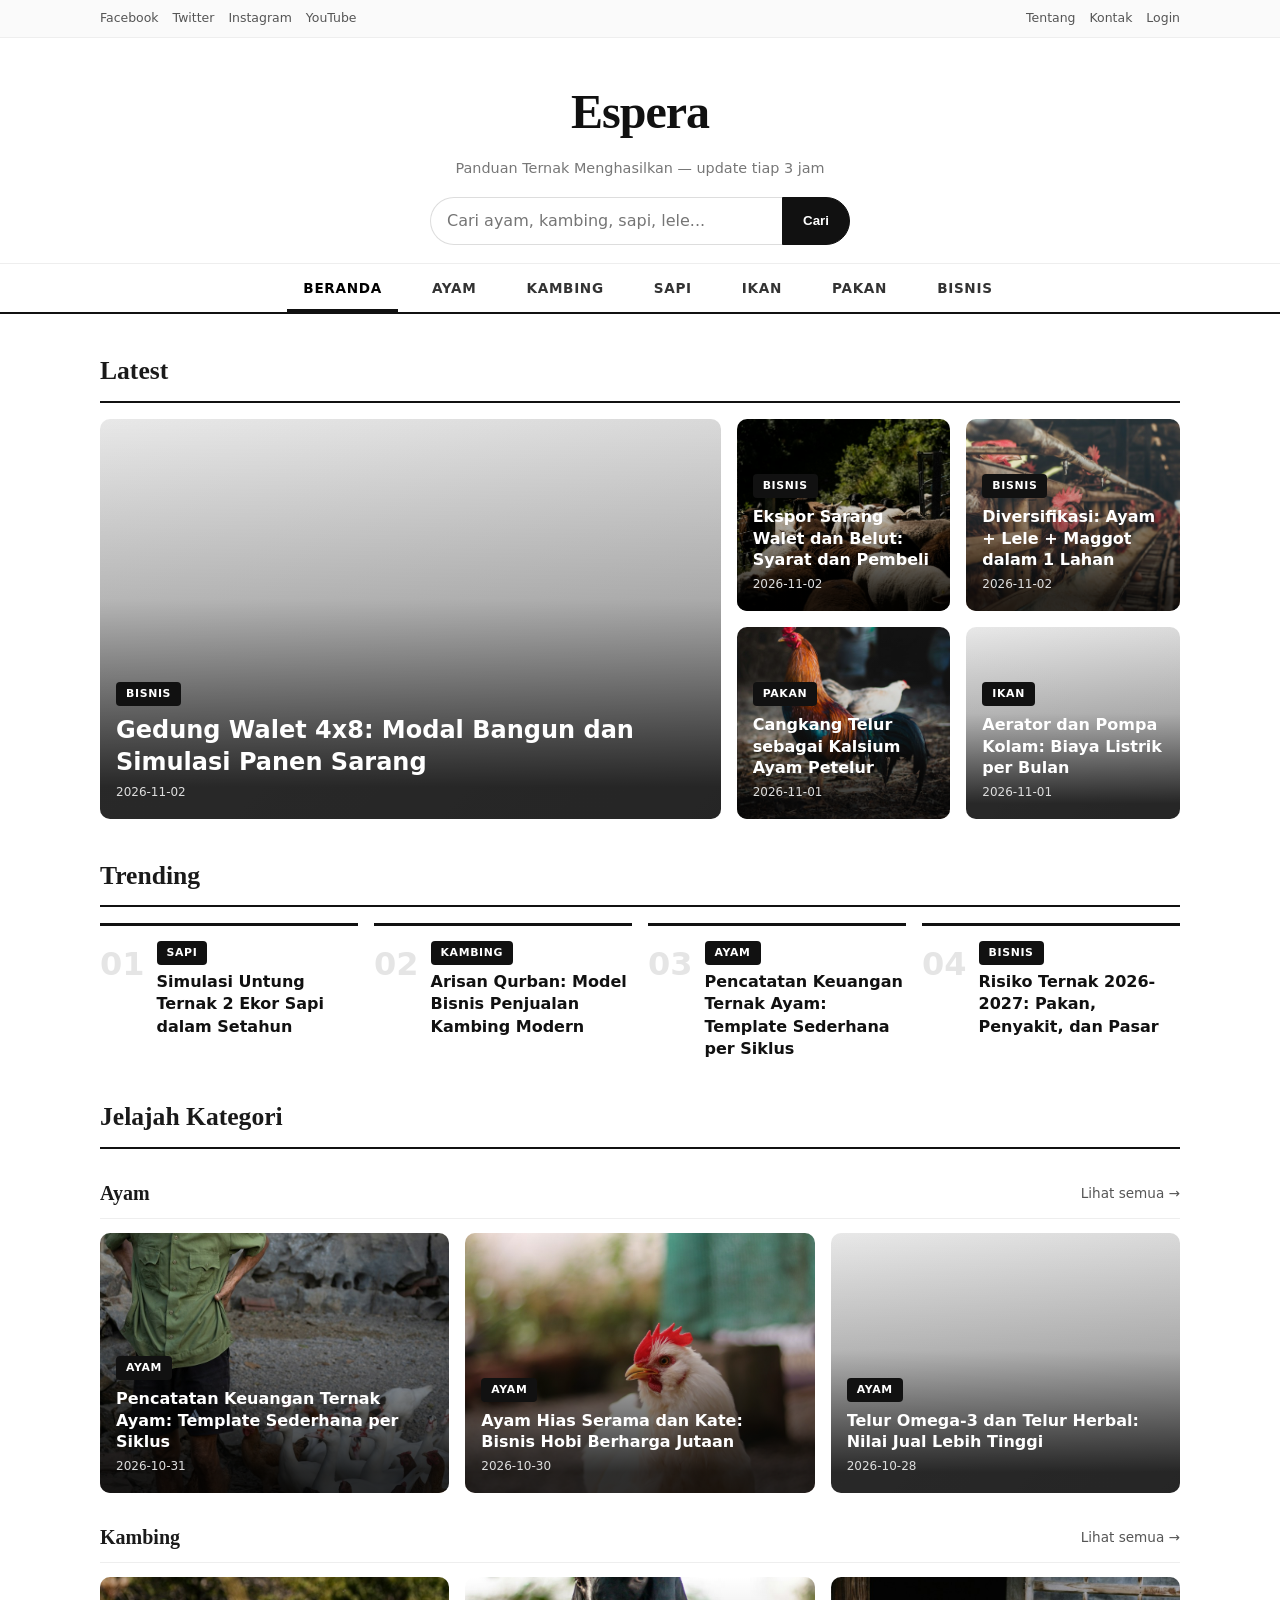
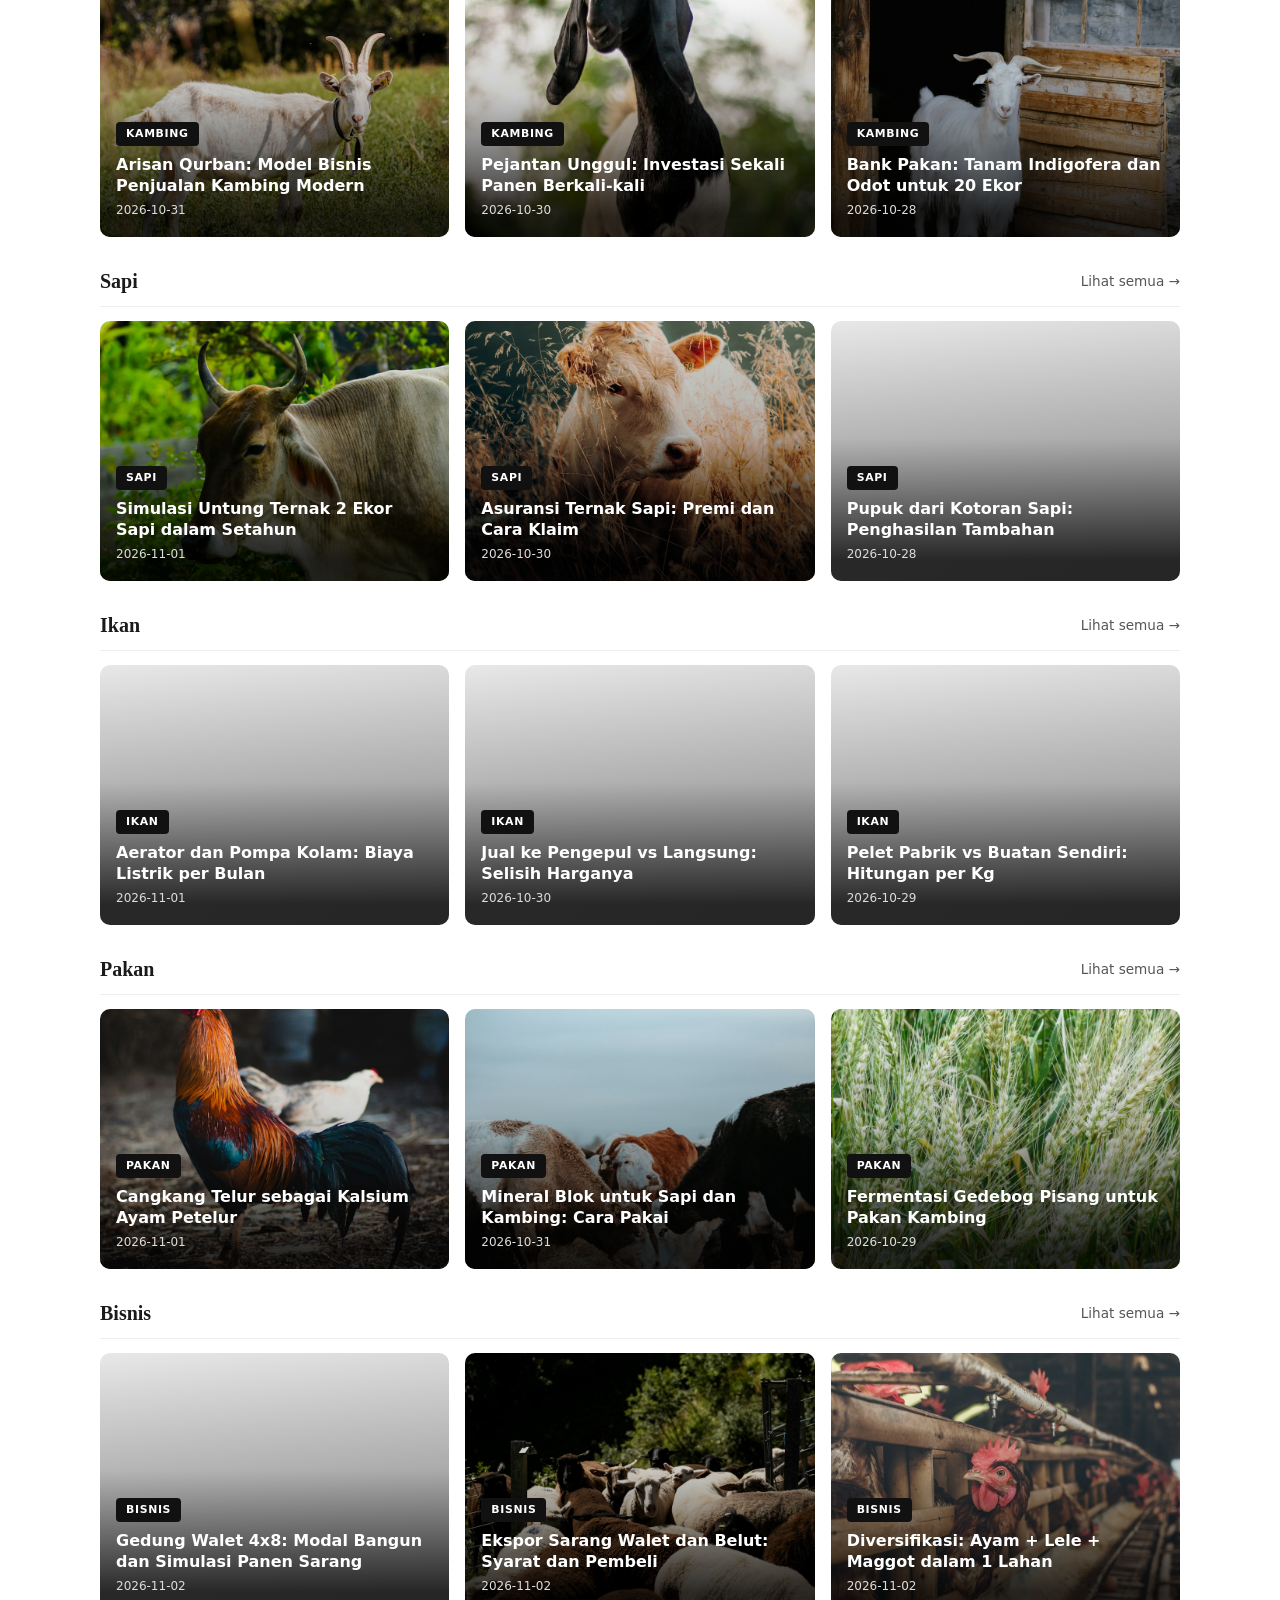
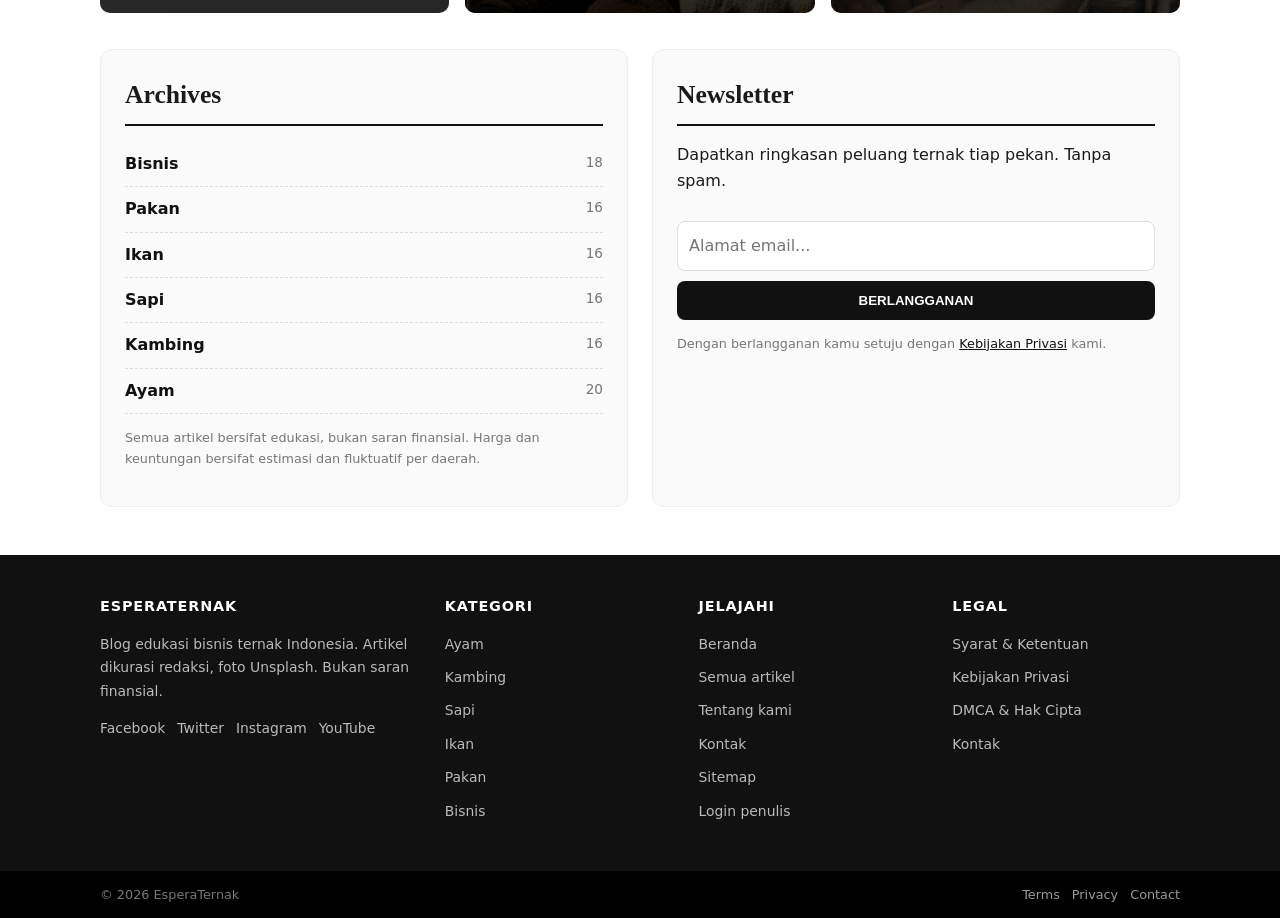
<file: index.html>
<!doctype html>
<html lang="id">
<head>
  <meta charset="utf-8" />
  <meta name="viewport" content="width=device-width, initial-scale=1" />
  <title>EsperaTernak — Panduan Bisnis Ternak Menghasilkan 2026</title>
  <meta name="description" content="EsperaTernak: panduan bisnis ternak ayam, kambing, sapi, ikan, pakan berbahasa Indonesia. Artikel baru tiap 3 jam: cara, modal, dan estimasi untung." />
  <link rel="canonical" href="https://esperasupplements.co.uk/" />
  <meta property="og:type" content="website" />
  <meta property="og:site_name" content="EsperaTernak" />
  <meta property="og:title" content="EsperaTernak — Panduan Bisnis Ternak Menghasilkan 2026" />
  <meta property="og:description" content="Panduan bisnis ternak: cara, modal, dan estimasi untung. Artikel baru tiap 3 jam." />
  <link rel="stylesheet" href="/styles.css" />
  <link rel="icon" href="data:image/svg+xml,<svg xmlns='http://www.w3.org/2000/svg' viewBox='0 0 100 100'><text y='.9em' font-size='90'>💊</text></svg>" />
</head>
<body class="tk">
<div class="tk-top"><div class="tk-wrap">
  <span class="tk-social"><a href="#" aria-label="Facebook">Facebook</a><a href="#" aria-label="Twitter">Twitter</a><a href="#" aria-label="Instagram">Instagram</a><a href="#" aria-label="YouTube">YouTube</a></span>
  <span class="tk-top-right"><a href="/tentang.html">Tentang</a><a href="/kontak.html">Kontak</a><a href="/admin/">Login</a></span>
</div></div>

<header class="tk-mast"><div class="tk-wrap">
  <a class="tk-logo" href="/">Espera</a>
  <p class="tk-tag">Panduan Ternak Menghasilkan — update tiap 3 jam</p>
  <form class="tk-search" action="/blog/" method="get"><input type="search" name="s" placeholder="Cari ayam, kambing, sapi, lele..." /><button type="submit">Cari</button></form>
</div></header>

<nav class="tk-nav"><input type="checkbox" id="navtoggle" class="navcheck" /><div class="tk-wrap"><label class="tk-burger" for="navtoggle">☰ Menu</label><a href="/" class="on">Beranda</a><a href="/blog/?cat=Ayam">Ayam</a><a href="/blog/?cat=Kambing">Kambing</a><a href="/blog/?cat=Sapi">Sapi</a><a href="/blog/?cat=Ikan">Ikan</a><a href="/blog/?cat=Pakan">Pakan</a><a href="/blog/?cat=Bisnis">Bisnis</a></div></nav>

<main class="tk-wrap">
  <section class="tk-sec">
    <h2 class="tk-h">Latest</h2>
    <div class="tk-latest" id="latest"><p>Memuat artikel terbaru...</p></div>
  </section>

  <section class="tk-sec">
    <h2 class="tk-h">Trending</h2>
    <div class="tk-trend" id="trending"><p>Memuat trending...</p></div>
  </section>

  <section class="tk-sec" id="cat-blocks"><h2 class="tk-h">Jelajah Kategori</h2><div id="cats"><p>Memuat kategori...</p></div></section>

  <section class="tk-two">
    <div class="tk-arch">
      <h2 class="tk-h">Archives</h2>
      <ul id="arch-list" class="tk-arch-list"></ul>
      <p class="tk-note">Semua artikel bersifat edukasi, bukan saran finansial. Harga dan keuntungan bersifat estimasi dan fluktuatif per daerah.</p>
    </div>
    <div class="tk-news">
      <h2 class="tk-h">Newsletter</h2>
      <p>Dapatkan ringkasan peluang ternak tiap pekan. Tanpa spam.</p>
      <form action="mailto:halo@esperaternak.example" method="post" enctype="text/plain"><input type="email" name="email" placeholder="Alamat email..." required /><button type="submit">Berlangganan</button></form>
      <p class="tk-note">Dengan berlangganan kamu setuju dengan <a href="/privasi.html">Kebijakan Privasi</a> kami.</p>
    </div>
  </section>
</main>

<footer class="tk-foot"><div class="tk-wrap tk-foot-grid">
  <div><h4>EsperaTernak</h4><p>Blog edukasi bisnis ternak Indonesia. Artikel dikurasi redaksi, foto Unsplash. Bukan saran finansial.</p><p class="tk-social"><a href="#">Facebook</a><a href="#">Twitter</a><a href="#">Instagram</a><a href="#">YouTube</a></p></div>
  <div><h4>Kategori</h4><ul><li><a href="/blog/?cat=Ayam">Ayam</a></li><li><a href="/blog/?cat=Kambing">Kambing</a></li><li><a href="/blog/?cat=Sapi">Sapi</a></li><li><a href="/blog/?cat=Ikan">Ikan</a></li><li><a href="/blog/?cat=Pakan">Pakan</a></li><li><a href="/blog/?cat=Bisnis">Bisnis</a></li></ul></div>
  <div><h4>Jelajahi</h4><ul><li><a href="/">Beranda</a></li><li><a href="/blog/">Semua artikel</a></li><li><a href="/tentang.html">Tentang kami</a></li><li><a href="/kontak.html">Kontak</a></li><li><a href="/sitemap.xml">Sitemap</a></li><li><a href="/admin/">Login penulis</a></li></ul></div>
  <div><h4>Legal</h4><ul><li><a href="/tos.html">Syarat &amp; Ketentuan</a></li><li><a href="/privasi.html">Kebijakan Privasi</a></li><li><a href="/dmca.html">DMCA &amp; Hak Cipta</a></li><li><a href="/kontak.html">Kontak</a></li></ul></div>
</div></footer>
<div class="tk-bottom"><div class="tk-wrap"><span>© 2026 EsperaTernak</span><span><a href="/tos.html">Terms</a><a href="/privasi.html">Privacy</a><a href="/kontak.html">Contact</a></span></div></div>

<script>
const linkOf = p => '/blog/post.html?p=' + p.slug;
const bg = p => p.image ? ` style="background-image:url('${p.image}');background-size:cover;background-position:center"` : '';
function card(p, big){
  return `<a class="tk-card${big?' big':''}" href="${linkOf(p)}"${bg(p)}><span class="shade"></span><span class="cap"><span class="badge">${p.category||''}</span><span class="t">${p.title}</span><span class="d">${p.date||''}</span></span></a>`;
}
fetch('/content/index.json').then(r=>r.json()).then(posts=>{
  posts = Array.isArray(posts)?posts:[];
  // Latest: 1 besar + 4 kecil
  document.getElementById('latest').innerHTML = posts.length ? (
    `<div class="tk-latest-grid">${card(posts[0], true)}<div class="tk-latest-side">${posts.slice(1,5).map(p=>card(p,false)).join('')||'<p>Belum ada artikel lain.</p>'}</div></div>`
  ) : '<p>Belum ada artikel. Artikel otomatis pertama akan terbit setelah workflow berjalan.</p>';
  // Trending: 4 berikutnya dengan nomor
  const tr = posts.slice(5,9).length ? posts.slice(5,9) : posts.slice(0,4);
  document.getElementById('trending').innerHTML = tr.map((p,i)=>
    `<a class="tk-tr" href="${linkOf(p)}"><span class="n">0${i+1}</span><span><span class="badge">${p.category||''}</span><span class="t">${p.title}</span></span></a>`
  ).join('') || '<p>Belum ada trending.</p>';
  // Kategori blocks
  const cats = ['Ayam','Kambing','Sapi','Ikan','Pakan','Bisnis'];
  document.getElementById('cats').innerHTML = cats.map(c=>{
    const items = posts.filter(p=>(p.category||'')===c).slice(0,3);
    return `<div class="tk-catblock"><div class="tk-cathead"><h3>${c}</h3><a href="/blog/?cat=${c}">Lihat semua →</a></div>` +
      (items.length ? `<div class="tk-catgrid">${items.map(p=>card(p,false)).join('')}</div>` : `<p class="tk-empty">Belum ada artikel ${c} — segera terbit otomatis.</p>`) + `</div>`;
  }).join('');
  // Archives hitung per kategori
  const counts = {};
  posts.forEach(p=>{ counts[p.category||'Lainnya'] = (counts[p.category||'Lainnya']||0)+1; });
  document.getElementById('arch-list').innerHTML = Object.keys(counts).length
    ? Object.entries(counts).map(([k,v])=>`<li><a href="/blog/?cat=${encodeURIComponent(k)}">${k}</a><span>${v}</span></li>`).join('')
    : '<li>Belum ada arsip.</li>';
}).catch(()=>{
  document.getElementById('latest').innerHTML = '<p><a href="/blog/">Lihat arsip artikel →</a></p>';
});
</script>
</body>
</html>
</file>
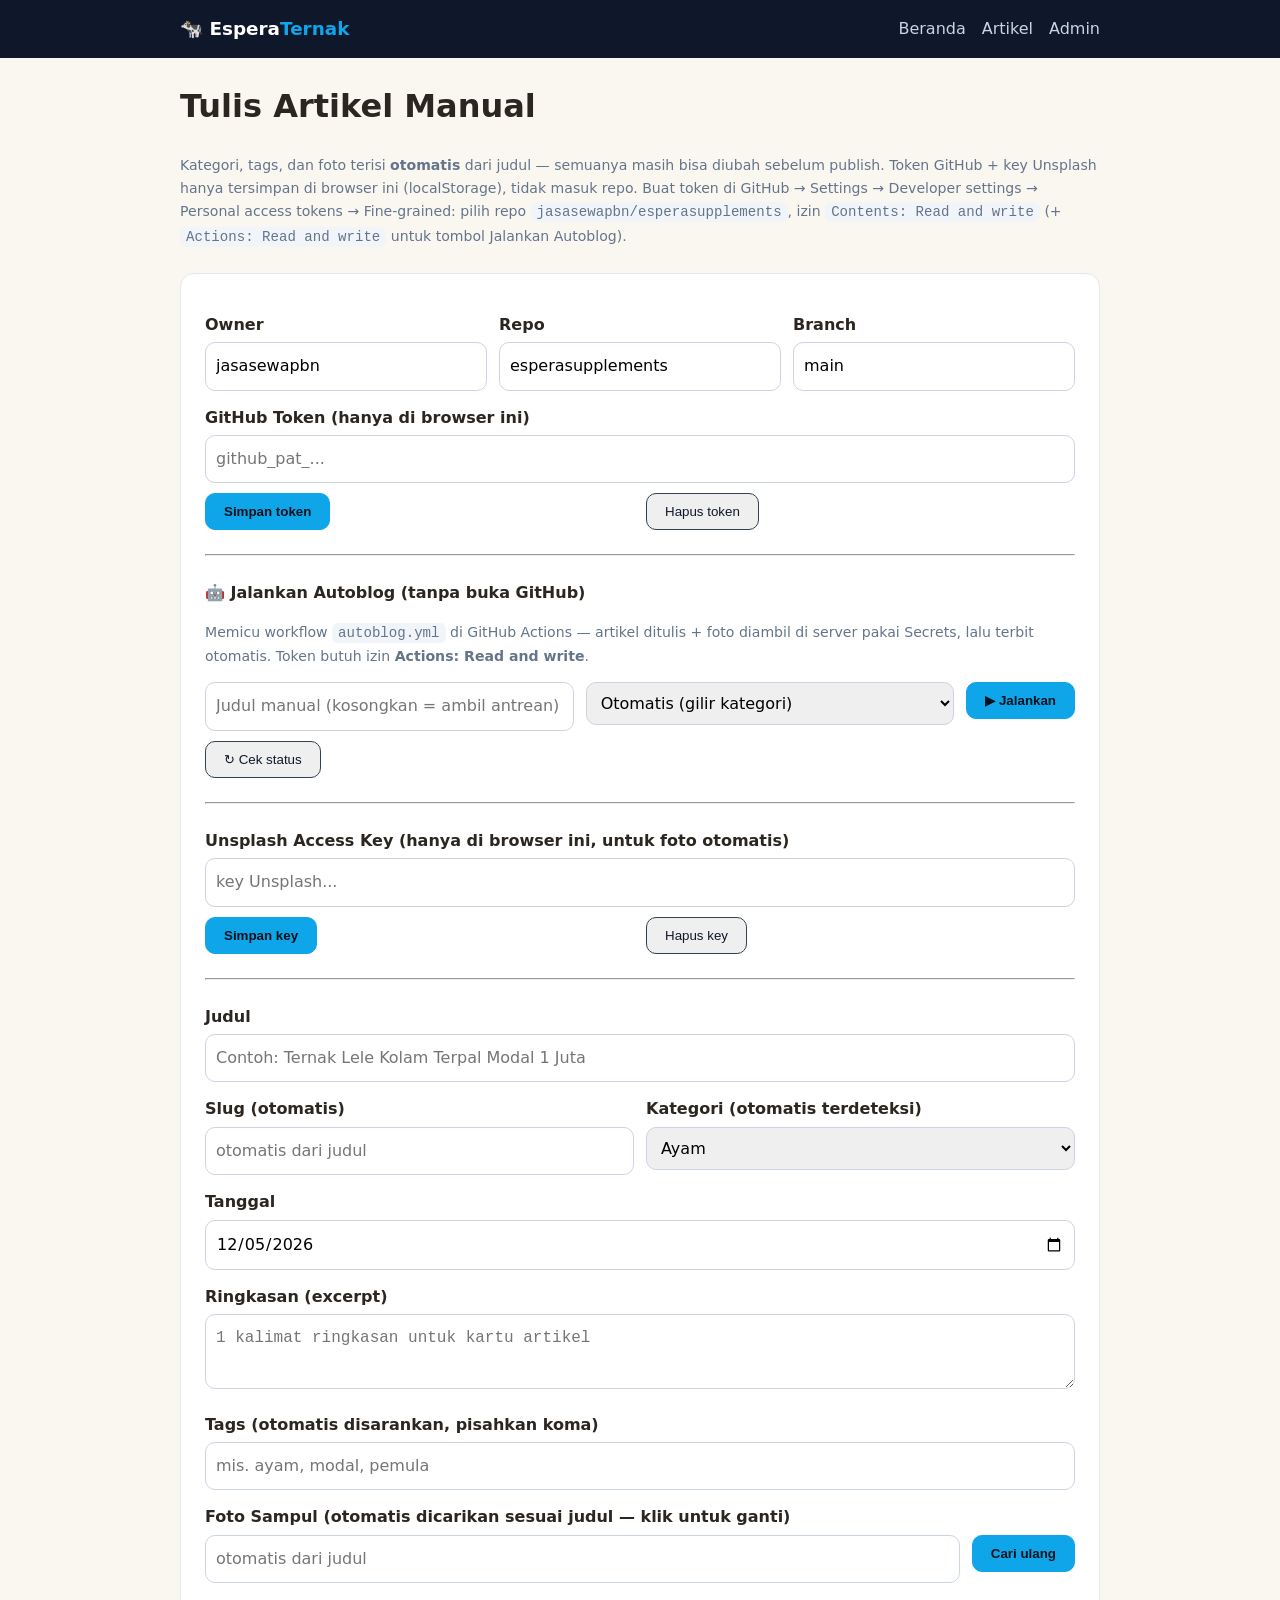
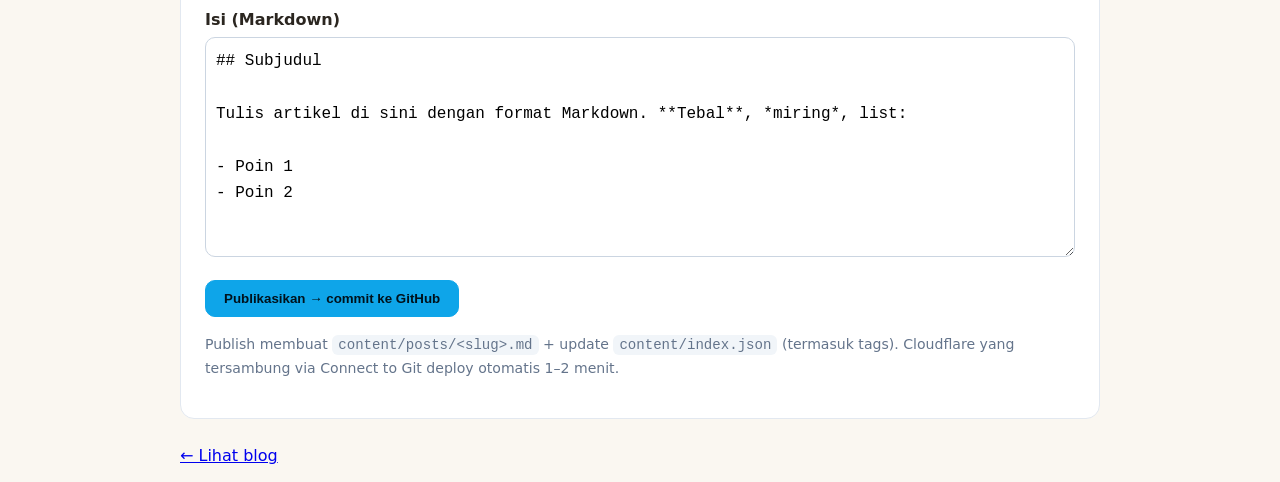
<file: admin/index.html>
<!doctype html>
<html lang="id">
<head>
<meta charset="utf-8" /><meta name="viewport" content="width=device-width, initial-scale=1" />
<title>Admin — Tulis Artikel</title>
<link rel="stylesheet" href="/styles.css" />
<style>.form{background:#fff;border:1px solid #e2e8f0;border-radius:14px;padding:24px;margin:24px 0}
label{display:block;font-weight:600;margin:14px 0 4px}
input,select,textarea{width:100%;padding:10px;border:1px solid #cbd5e1;border-radius:10px;font:inherit}
textarea{min-height:220px;font-family:ui-monospace,Menlo,Consolas,monospace}
textarea#excerpt{min-height:0}
.row{display:flex;gap:12px}.row>div{flex:1}
.hint{color:#64748b;font-size:.88rem}
.auto{font-size:.82rem;color:#15803d;font-weight:600}
#status{margin-top:12px;font-weight:600}
.photos{display:grid;grid-template-columns:repeat(3,1fr);gap:10px;margin-top:10px}
.photos figure{margin:0;font-size:.72rem;color:#555}
.photos img{width:100%;height:110px;object-fit:cover;border-radius:8px;cursor:pointer;border:3px solid transparent;display:block}
.photos img.sel{border-color:#0ea5e9}
.sug button{border:1px solid #cbd5e1;background:#f8fafc;border-radius:999px;padding:4px 14px;font-size:.8rem;cursor:pointer;margin:0 6px 6px 0}
.sug button:hover{border-color:#111}</style>
</head>
<body>
<header class="site-header"><div class="container nav">
<a class="brand" href="/">🐄 Espera<span>Ternak</span></a>
<nav><a href="/">Beranda</a><a href="/blog/">Artikel</a><a href="/admin/">Admin</a></nav>
</div></header>
<main class="container">
<h1>Tulis Artikel Manual</h1>
<p class="hint">Kategori, tags, dan foto terisi <strong>otomatis</strong> dari judul — semuanya masih bisa diubah sebelum publish.
Token GitHub + key Unsplash hanya tersimpan di browser ini (localStorage), tidak masuk repo.
Buat token di GitHub → Settings → Developer settings → Personal access tokens → Fine-grained:
pilih repo <code>jasasewapbn/esperasupplements</code>, izin <code>Contents: Read and write</code>
(+ <code>Actions: Read and write</code> untuk tombol Jalankan Autoblog).</p>

<div class="form">
<div class="row">
<div><label>Owner</label><input id="owner" value="jasasewapbn" /></div>
<div><label>Repo</label><input id="repo" value="esperasupplements" /></div>
<div><label>Branch</label><input id="branch" value="main" /></div>
</div>
<label>GitHub Token (hanya di browser ini)</label>
<input id="token" type="password" placeholder="github_pat_..." autocomplete="off" />
<div class="row">
<div><button class="btn primary" id="saveToken" style="color:#00121c;margin-top:10px">Simpan token</button></div>
<div><button class="btn" id="clearToken" style="color:#0f172a;margin-top:10px">Hapus token</button></div>
</div>

<hr style="margin:24px 0" />
<label>🤖 Jalankan Autoblog (tanpa buka GitHub)</label>
<p class="hint">Memicu workflow <code>autoblog.yml</code> di GitHub Actions — artikel ditulis + foto diambil di server pakai Secrets, lalu terbit otomatis. Token butuh izin <strong>Actions: Read and write</strong>.</p>
<div class="row">
<div><input id="rjudul" placeholder="Judul manual (kosongkan = ambil antrean)" /></div>
<div><select id="rkategori"><option value="">Otomatis (gilir kategori)</option><option>Ayam</option><option>Kambing</option><option>Sapi</option><option>Ikan</option><option>Pakan</option><option>Bisnis</option></select></div>
<div style="flex:0 0 auto"><button class="btn primary" id="rundispatch" style="color:#00121c" type="button">▶ Jalankan</button></div>
</div>
<div class="row" style="margin-top:10px">
<div style="flex:0 0 auto"><button class="btn" id="cekstatus" style="color:#0f172a" type="button">↻ Cek status</button></div>
<div><p class="auto" id="runinfo" style="margin:10px 0 0"></p></div>
</div>
<hr style="margin:24px 0" />
<label>Unsplash Access Key (hanya di browser ini, untuk foto otomatis)</label>
<input id="pxkey" type="password" placeholder="key Unsplash..." autocomplete="off" />
<div class="row">
<div><button class="btn primary" id="savePx" style="color:#00121c;margin-top:10px">Simpan key</button></div>
<div><button class="btn" id="clearPx" style="color:#0f172a;margin-top:10px">Hapus key</button></div>
</div>

<hr style="margin:24px 0" />
<label>Judul</label><input id="title" placeholder="Contoh: Ternak Lele Kolam Terpal Modal 1 Juta" />
<div class="row">
<div><label>Slug (otomatis)</label><input id="slug" placeholder="otomatis dari judul" /></div>
<div><label>Kategori (otomatis terdeteksi)</label><select id="category"><option>Ayam</option><option>Kambing</option><option>Sapi</option><option>Ikan</option><option>Pakan</option><option>Bisnis</option></select></div>
</div>
<p class="auto" id="catnote"></p>
<label>Tanggal</label><input id="date" type="date" />
<label>Ringkasan (excerpt)</label><textarea id="excerpt" rows="2" placeholder="1 kalimat ringkasan untuk kartu artikel"></textarea>
<label>Tags (otomatis disarankan, pisahkan koma)</label>
<input id="tags" placeholder="mis. ayam, modal, pemula" />
<div class="sug" id="tagsug"></div>

<label>Foto Sampul (otomatis dicarikan sesuai judul — klik untuk ganti)</label>
<div class="row">
<div><input id="pxq" placeholder="otomatis dari judul" /></div>
<div style="flex:0 0 auto"><button class="btn primary" id="pxfind" style="color:#00121c" type="button">Cari ulang</button></div>
</div>
<div class="photos" id="pxgrid"></div>
<p class="auto" id="pxsel"></p>

<label>Isi (Markdown)</label>
<textarea id="body">## Subjudul

Tulis artikel di sini dengan format Markdown. **Tebal**, *miring*, list:

- Poin 1
- Poin 2
</textarea>
<button class="btn primary" id="publish" style="color:#00121c;margin-top:14px">Publikasikan → commit ke GitHub</button>
<p id="status"></p>
<p class="hint">Publish membuat <code>content/posts/&lt;slug&gt;.md</code> + update <code>content/index.json</code> (termasuk tags).
Cloudflare yang tersambung via Connect to Git deploy otomatis 1–2 menit.</p>
</div>
<p><a href="/blog/">← Lihat blog</a></p>
</main>
<script>
const $ = id => document.getElementById(id);
// --- deteksi kategori otomatis dari kata kunci ---
const CATS = [
  ['Ayam', /ayam|broiler|petelur|telur|puyuh|joper|kalkun|kate|serama|bangkok|\bfcr\b/i],
  ['Kambing', /kambing|domba|etawa|boer|garut|texel|merino|gaduh/i],
  ['Sapi', /sapi|kerbau|perah|limousin|simental|brahman|pedet|\bpmk\b|\blsd\b/i],
  ['Ikan', /ikan|lele|nila|gurame|udang|belut|sidat|koi|cupang|bioflok|tambak|vaname|qurban.*ikan/i],
  ['Pakan', /pakan|maggot|konsentrat|pelet|dedak|menir|silase|azolla|probiotik|hijauan|odot|mineral/i],
];
const detectCat = t => { for (const [c, re] of CATS) if (re.test(t)) return c; return (/qurban|modal|untung|bisnis|kur|usaha|kerja sama|kemitraan/i.test(t) ? detectCatQurban(t) : 'Bisnis'); };
const detectCatQurban = t => (/kambing|domba/i.test(t) ? 'Kambing' : 'Bisnis');
const PXQ = {Ayam:'chicken poultry farm',Kambing:'goat farm',Sapi:'cow cattle farm',Ikan:'fish farm pond',Pakan:'grain animal feed',Bisnis:'livestock farm'};
const STOP = new Set('yang dan untuk dengan dari pada agar atau adalah ini itu dalam tiap lebih tanpa serta sebagai oleh hingga cara tips panduan supaya berapa jenis manfaat bisnis ternak'.split(' '));
const keywords = t => [...new Set((t.toLowerCase().match(/[a-z]{4,}/g) || []).filter(w => !STOP.has(w)))].slice(0, 9);

$('date').value = new Date().toISOString().slice(0, 10);
$('token').value = localStorage.getItem('gh_token') || '';
$('pxkey').value = localStorage.getItem('uns_key') || '';

let autoCat = true;
$('category').addEventListener('change', () => { autoCat = false; $('catnote').textContent = ''; });

let deb = null;
$('title').addEventListener('input', e => {
  const t = e.target.value;
  $('slug').value = t.toLowerCase().replace(/[^a-z0-9\s-]/g, '').trim().replace(/\s+/g, '-').replace(/-+/g, '-').slice(0, 80);
  if (autoCat && t.trim()) {
    $('category').value = detectCat(t);
    $('catnote').textContent = '✓ Kategori otomatis: ' + $('category').value + ' (bisa diubah manual)';
  }
  // saran tags otomatis
  const kw = keywords(t);
  const base = [$('category').value.toLowerCase(), ...kw].filter((v, i, a) => a.indexOf(v) === i).slice(0, 10);
  $('tagsug').innerHTML = base.map(k => `<button type="button" data-t="${k}">+ ${k}</button>`).join('');
  $('tagsug').querySelectorAll('button').forEach(b => b.onclick = () => {
    const cur = $('tags').value.split(',').map(s => s.trim()).filter(Boolean);
    if (!cur.map(s => s.toLowerCase()).includes(b.dataset.t.toLowerCase())) cur.push(b.dataset.t);
    $('tags').value = cur.join(', ');
  });
  // foto otomatis (debounce)
  clearTimeout(deb);
  deb = setTimeout(() => { if (t.trim().length > 8) cariFoto(true); }, 1200);
});

$('saveToken').onclick = () => { localStorage.setItem('gh_token', $('token').value.trim()); setStatus('Token tersimpan di browser ini.', true); };
$('clearToken').onclick = () => { localStorage.removeItem('gh_token'); $('token').value = ''; setStatus('Token dihapus.', true); };
$('savePx').onclick = () => { localStorage.setItem('uns_key', $('pxkey').value.trim()); setStatus('Key Unsplash tersimpan.', true); };
$('clearPx').onclick = () => { localStorage.removeItem('uns_key'); $('pxkey').value = ''; selPhoto = null; setStatus('Key Unsplash dihapus.', true); };

let selPhoto = null;
async function cariFoto(otomatis) {
  try {
    const key = localStorage.getItem('uns_key');
    if (!key) { if (!otomatis) setStatus('Isi & simpan key Unsplash dulu (atau publish tanpa foto).', false); return; }
    const kw = keywords($('title').value).slice(0, 2).join(' ');
    const q = $('pxq').value.trim() || ((PXQ[$('category').value] || 'livestock farm') + (kw ? ' ' + kw : ''));
    if (otomatis) $('pxsel').textContent = 'Mencarikan foto otomatis...';
    else setStatus('Mencari foto...', true);
    const r = await fetch('https://api.unsplash.com/search/photos?' + new URLSearchParams({ query: q, per_page: 8, page: 1 + Math.floor(Math.random() * 3), orientation: 'portrait' }), { headers: { Authorization: 'Client-ID ' + key } });
    if (!r.ok) throw new Error('Unsplash menolak key (HTTP ' + r.status + ')');
    const fotos = (await r.json()).results || [];
    if (!fotos.length) { $('pxsel').textContent = 'Tidak ada foto cocok — coba kata kunci lain atau publish tanpa foto.'; return; }
    window._fotos = fotos;
    $('pxgrid').innerHTML = fotos.map((f, i) => `<figure><img data-i="${i}" src="${f.urls.small}" alt="" /><figcaption>${f.user.name}</figcaption></figure>`).join('');
    const pick = i => {
      $('pxgrid').querySelectorAll('img').forEach(x => x.classList.remove('sel'));
      $('pxgrid').querySelectorAll('img')[i].classList.add('sel');
      selPhoto = window._fotos[i];
      $('pxsel').textContent = '✓ Foto: oleh ' + selPhoto.user.name + ' (klik foto lain untuk ganti)';
    };
    $('pxgrid').querySelectorAll('img').forEach(img => img.onclick = () => pick(+img.dataset.i));
    pick(0); // otomatis pilih yang paling relevan
    if (!otomatis) setStatus('Klik foto untuk mengganti pilihan.', true);
  } catch (e) { setStatus('Gagal: ' + e.message, false); }
}
$('pxfind').onclick = () => cariFoto(false);

function b64bytes(buf) { const b = new Uint8Array(buf); let s = ''; const CH = 0x8000; for (let i = 0; i < b.length; i += CH) { s += String.fromCharCode.apply(null, b.subarray(i, i + CH)); } return btoa(s); }
function setStatus(m, ok) { const s = $('status'); s.textContent = m; s.style.color = ok ? '#15803d' : '#b91c1c'; }
function b64(s) { return btoa(unescape(encodeURIComponent(s))); }
async function gh(path, method, body) {
  const owner = $('owner').value.trim(), repo = $('repo').value.trim();
  const r = await fetch(`https://api.github.com/repos/${owner}/${repo}/contents/${path}`, {
    method, headers: { 'Authorization': 'Bearer ' + localStorage.getItem('gh_token'), 'Accept': 'application/vnd.github+json', 'Content-Type': 'application/json' },
    body: body ? JSON.stringify(body) : undefined });
  const j = await r.json().catch(() => ({}));
  if (!r.ok) throw new Error(j.message || ('HTTP ' + r.status));
  return j;
}
async function getSha(path) {
  try { const j = await gh(path, 'GET'); return j.sha; } catch (e) { return null; }
}
async function ghAPI(path, method, body) {
  const owner = $('owner').value.trim(), repo = $('repo').value.trim();
  const r = await fetch(`https://api.github.com/repos/${owner}/${repo}${path}`, {
    method, headers: { 'Authorization': 'Bearer ' + localStorage.getItem('gh_token'), 'Accept': 'application/vnd.github+json', 'Content-Type': 'application/json' },
    body: body ? JSON.stringify(body) : undefined });
  const j = await r.json().catch(() => ({}));
  if (!r.ok) throw new Error(j.message || ('HTTP ' + r.status));
  return j;
}
let pollT = null;
async function cekRun() {
  try {
    const j = await ghAPI('/actions/workflows/autoblog.yml/runs?per_page=1', 'GET');
    const run = (j.workflow_runs || [])[0];
    if (!run) { $('runinfo').textContent = 'Belum ada run.'; return null; }
    const wkt = new Date(run.updated_at).toLocaleString('id-ID');
    $('runinfo').innerHTML = `Status: <strong>${run.status}${run.conclusion ? ' / ' + run.conclusion : ''}</strong> • ${wkt} • <a href="${run.html_url}" target="_blank" rel="noopener">lihat di GitHub →</a>`;
    return run;
  } catch (e) { setStatus('Cek status gagal: ' + e.message + '. Token butuh izin Actions: Read and write.', false); return null; }
}
$('rundispatch').onclick = async () => {
  try {
    if (!localStorage.getItem('gh_token')) return setStatus('Isi & simpan token GitHub dulu.', false);
    const inputs = {};
    if ($('rjudul').value.trim()) inputs.judul = $('rjudul').value.trim();
    if ($('rkategori').value) inputs.kategori = $('rkategori').value;
    setStatus('Meminta GitHub menjalankan autoblog...', true);
    await ghAPI('/actions/workflows/autoblog.yml/dispatches', 'POST', { ref: $('branch').value.trim() || 'main', inputs });
    setStatus('Permintaan terkirim! Artikel terbit ±3–6 menit (tulis + foto + deploy).', true);
    $('runinfo').textContent = 'Menunggu run dimulai...';
    clearInterval(pollT);
    let n = 0;
    pollT = setInterval(async () => {
      const run = await cekRun(); n++;
      if ((run && run.status === 'completed') || n >= 30) {
        clearInterval(pollT);
        if (run && run.conclusion === 'success') setStatus('Selesai! Cek /blog/ (tunggu deploy Cloudflare 1–2 mnt).', true);
      }
    }, 20000);
    setTimeout(() => cekRun(), 15000);
  } catch (e) { setStatus('Gagal dispatch: ' + e.message + '. Pastikan token punya izin Actions: Read and write dan branch benar.', false); }
};
$('cekstatus').onclick = () => cekRun();
$('publish').onclick = async () => {
  try {
    const token = localStorage.getItem('gh_token');
    if (!token) return setStatus('Isi & simpan token GitHub dulu.', false);
    const slug = $('slug').value.trim(), title = $('title').value.trim();
    if (!slug || !title) return setStatus('Judul & slug wajib diisi.', false);
    const tagList = $('tags').value.split(',').map(s => s.trim()).filter(Boolean).slice(0, 10);
    setStatus('Mengirim ke GitHub...', true);
    const branch = $('branch').value.trim() || 'main';
    let imgMeta = '', imgEntry = {};
    if (selPhoto) {
      try {
        setStatus('Mengunduh & mengunggah foto...', true);
        const fr = await fetch(selPhoto.urls.regular + '&w=1200&q=80&fm=jpg');
        if (!fr.ok) throw new Error('unduh foto gagal (HTTP ' + fr.status + ')');
        const buf = await fr.arrayBuffer();
        const imgPath = `content/images/${slug}.jpg`;
        await gh(imgPath, 'PUT', { message: `Foto: ${slug}`, content: b64bytes(buf), branch, ...(await getSha(imgPath) ? { sha: await getSha(imgPath) } : {}) });
        const credit = `Foto oleh ${selPhoto.user.name} di Unsplash`;
        const url = selPhoto.user.links.html + '?utm_source=ternakblog&utm_medium=referral';
        imgMeta = `image: /content/images/${slug}.jpg\nimage_credit: ${JSON.stringify(credit)}\nimage_url: ${url}\nphoto_id: ${selPhoto.id}\n`;
        imgEntry = { image: `/content/images/${slug}.jpg`, image_credit: credit, image_url: url, photo_id: selPhoto.id };
      } catch (e) { return setStatus('Gagal upload foto (tidak jadi publish): ' + e.message + '. Lepas foto lalu coba lagi.', false); }
    }
    const md = `---\ntitle: ${JSON.stringify(title)}\ndate: ${$('date').value}\ncategory: ${$('category').value}\nexcerpt: ${JSON.stringify($('excerpt').value)}\ntags: ${JSON.stringify(tagList)}\n${imgMeta}---\n\n${$('body').value}\n`;
    const mdPath = `content/posts/${slug}.md`;
    await gh(mdPath, 'PUT', { message: `Post: ${title}`, content: b64(md), branch, ...(await getSha(mdPath) ? { sha: await getSha(mdPath) } : {}) });
    let idx = [];
    try { const cur = await gh('content/index.json', 'GET'); idx = JSON.parse(decodeURIComponent(escape(atob(cur.content.replace(/\n/g, ''))))); var idxSha = cur.sha; } catch (e) { idx = []; }
    idx = idx.filter(x => x.slug !== slug);
    idx.unshift({ slug, title, date: $('date').value, category: $('category').value, excerpt: $('excerpt').value, tags: tagList, ...imgEntry });
    idx.sort((a, b) => (b.date || '').localeCompare(a.date || ''));
    await gh('content/index.json', 'PUT', { message: `Index: ${slug}`, content: b64(JSON.stringify(idx, null, 2) + '\n'), branch, ...(idxSha ? { sha: idxSha } : {}) });
    setStatus(`Berhasil! Lihat di /blog/post.html?p=${slug} (tunggu deploy 1–2 mnt).`, true);
  } catch (e) { setStatus('Gagal: ' + e.message, false); }
};
</script>
</body>
</html>
</file>
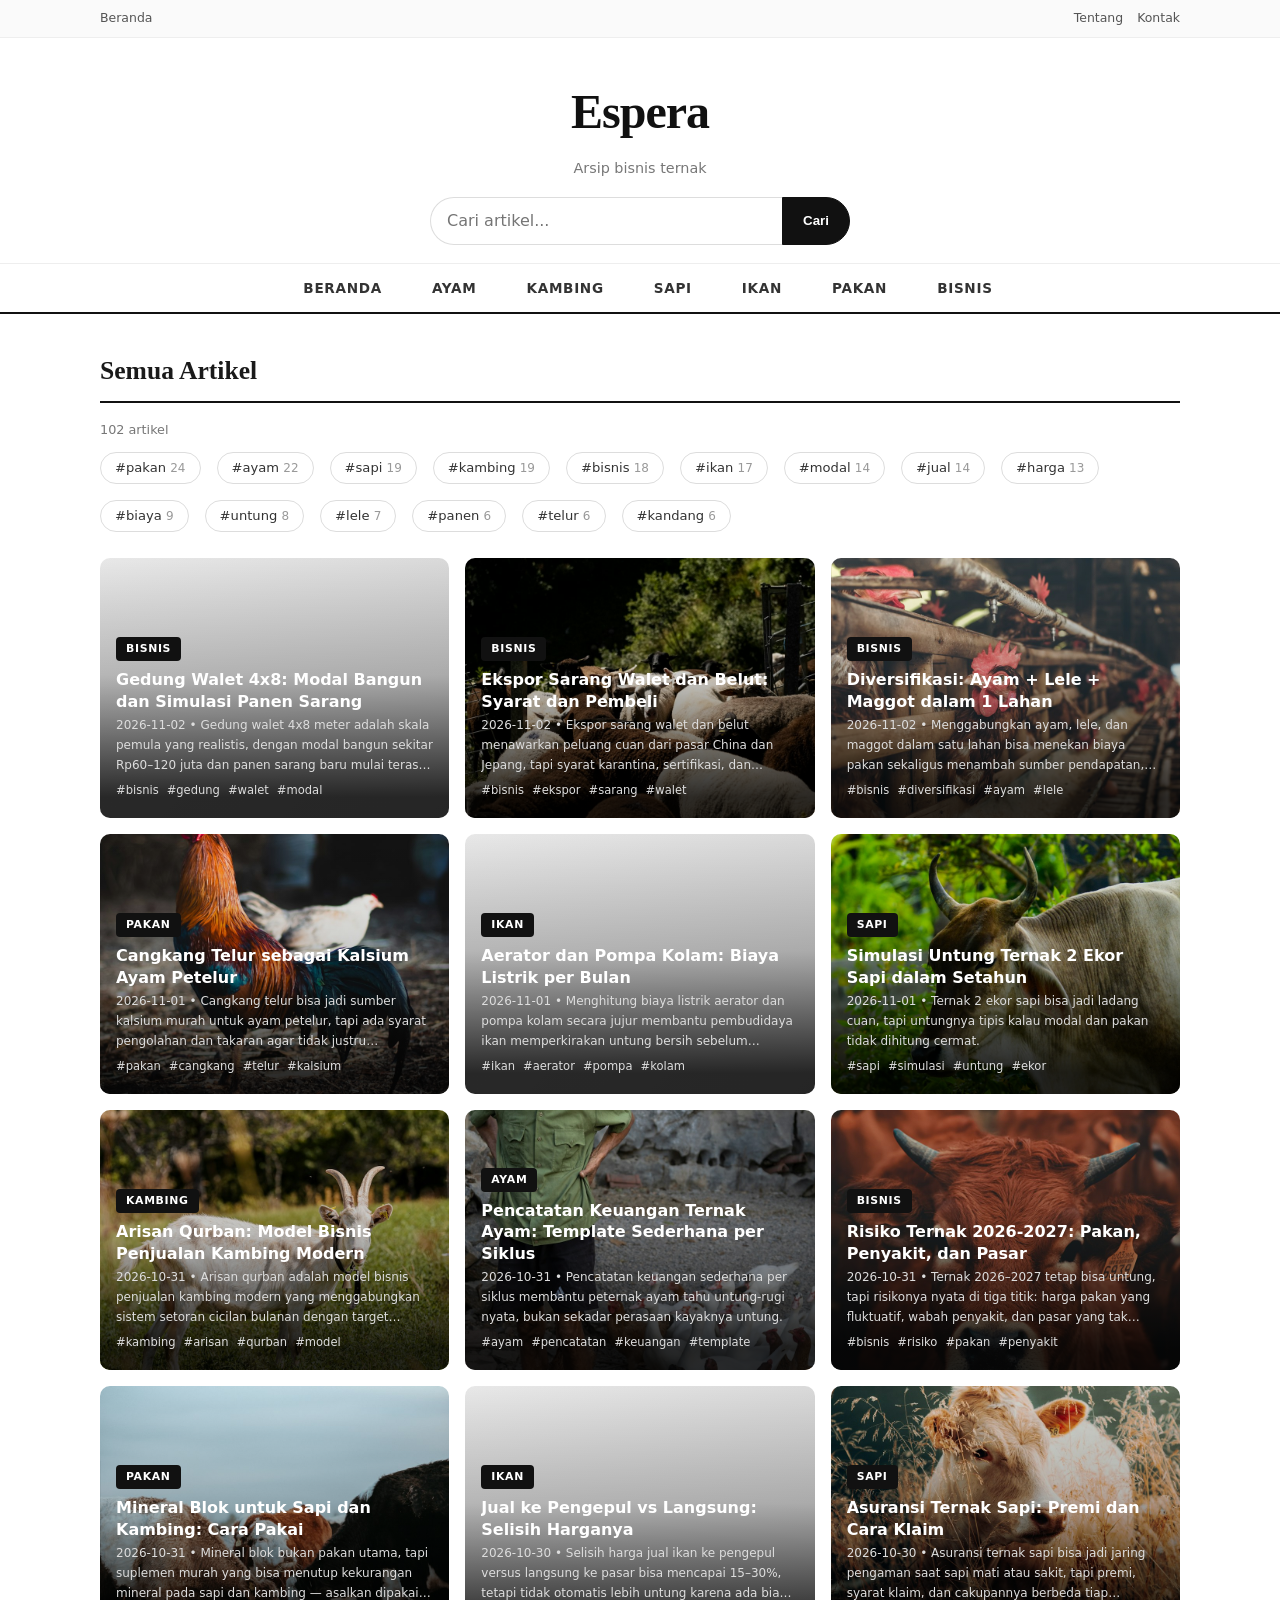
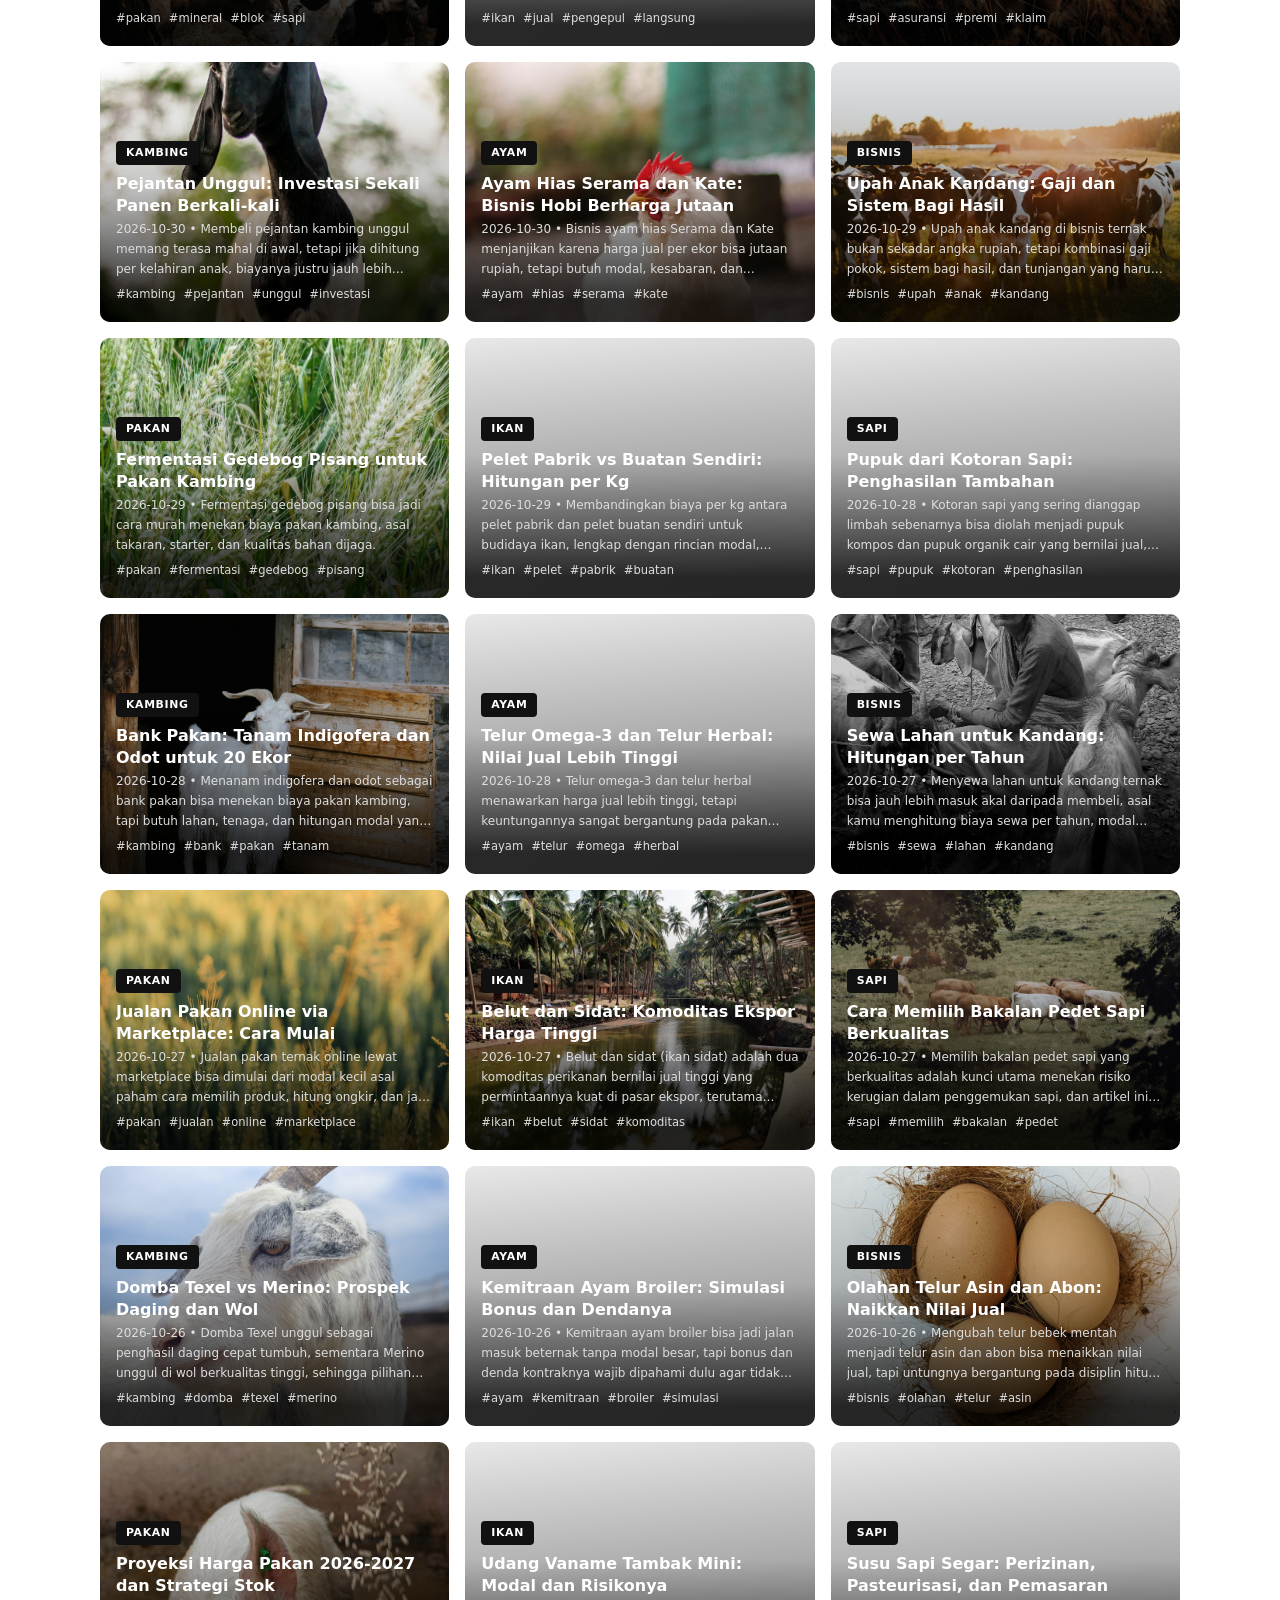
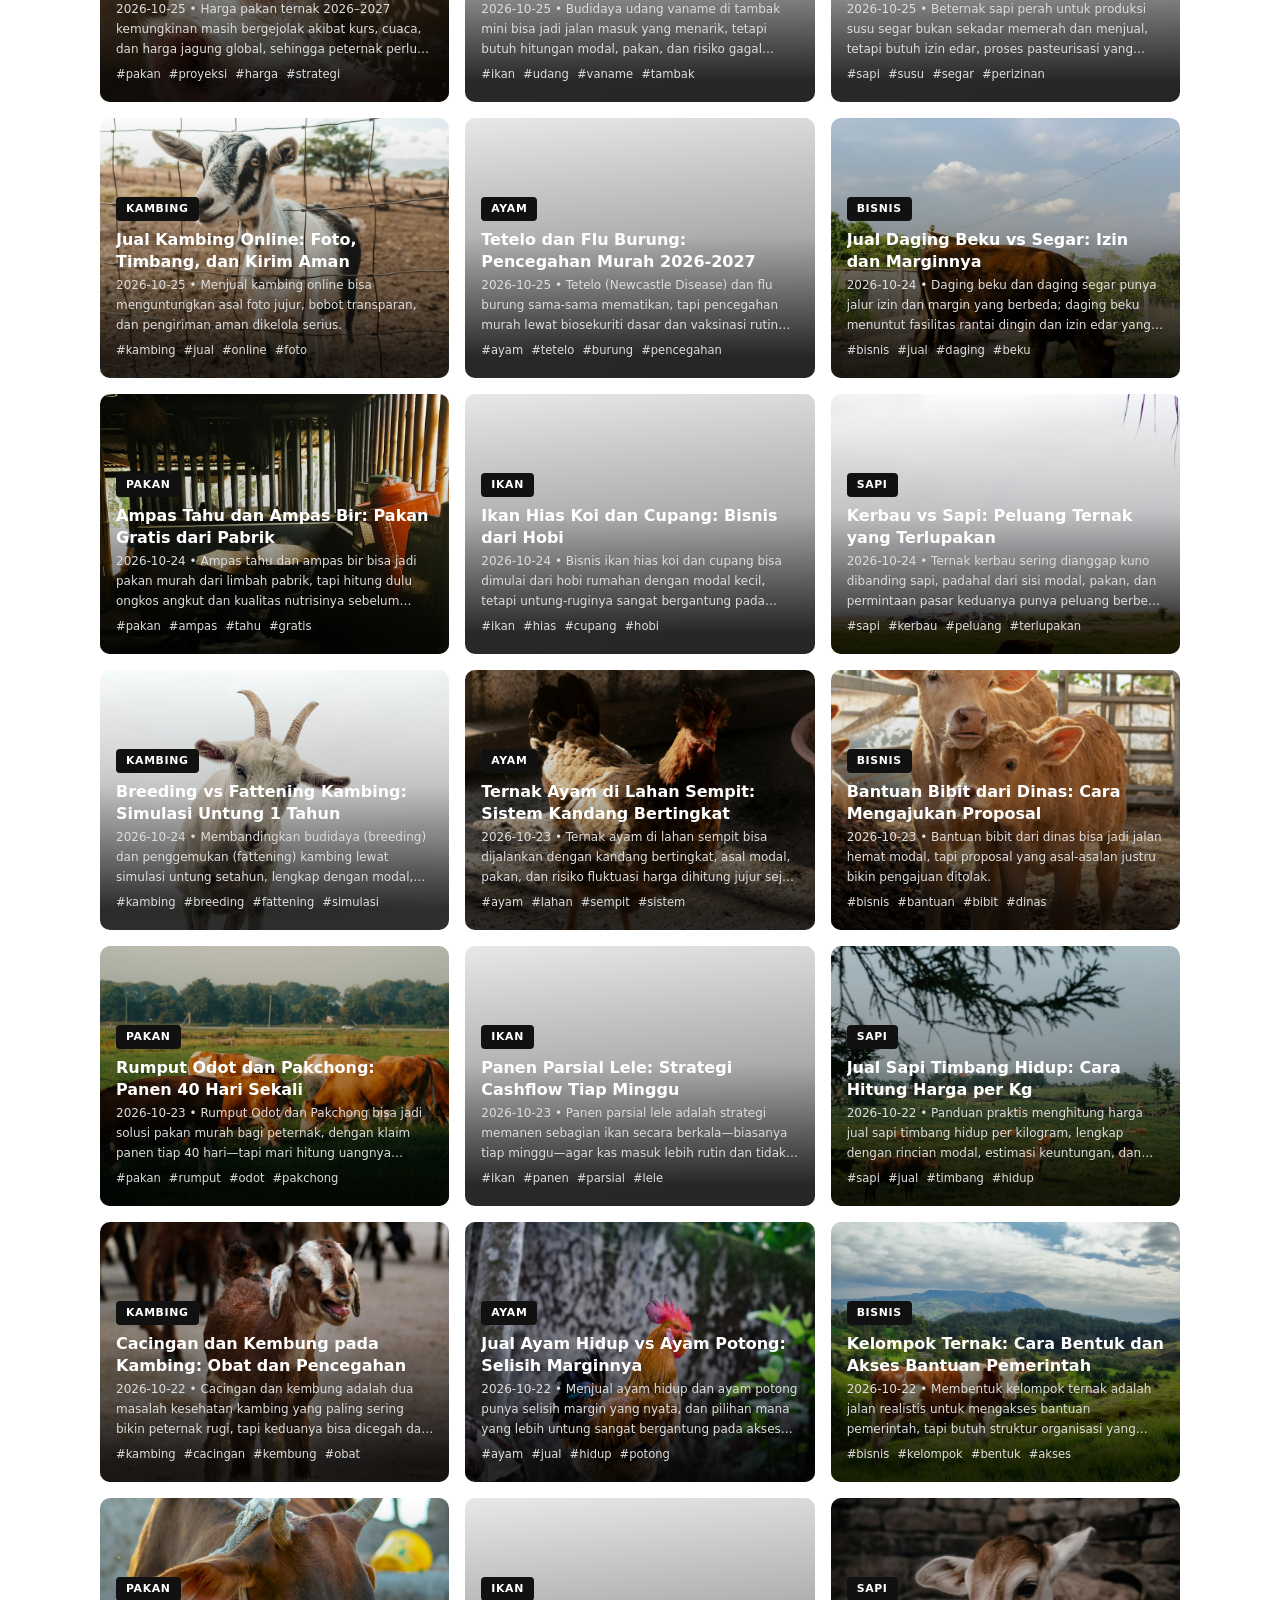
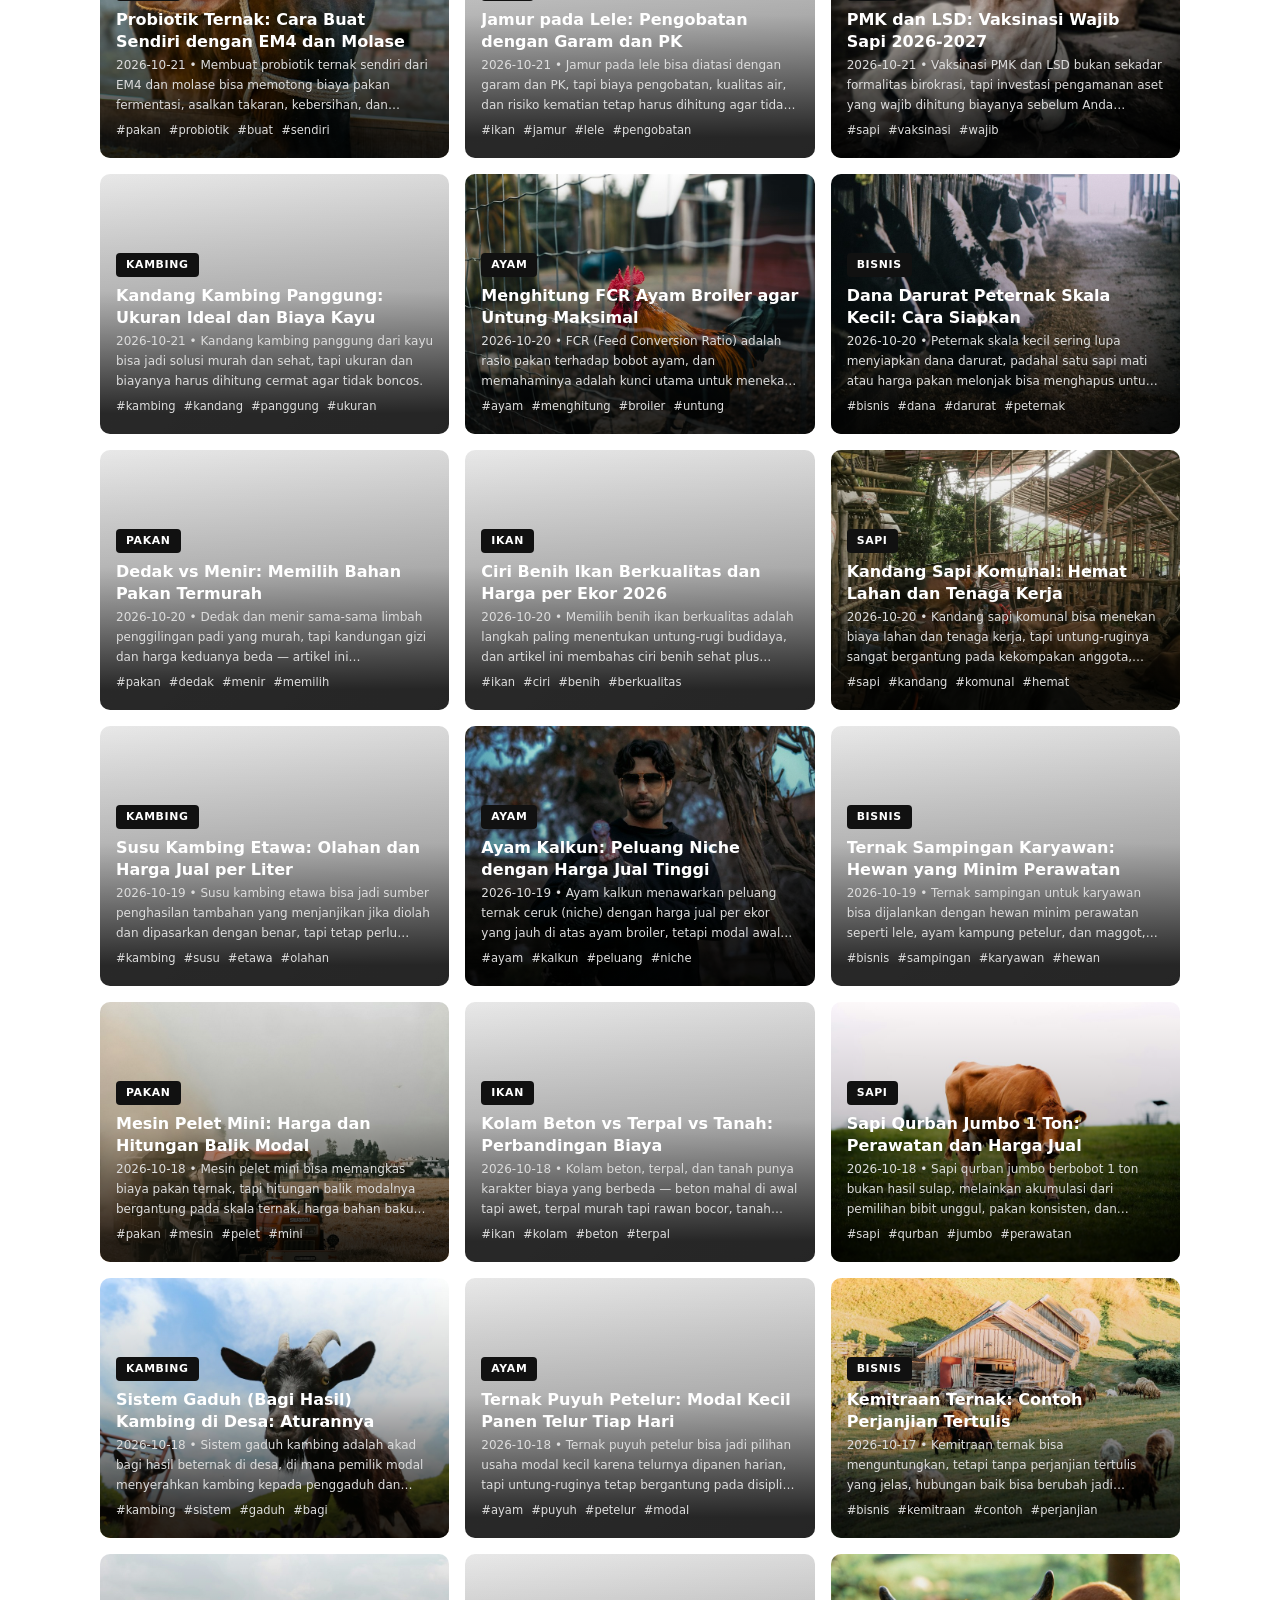
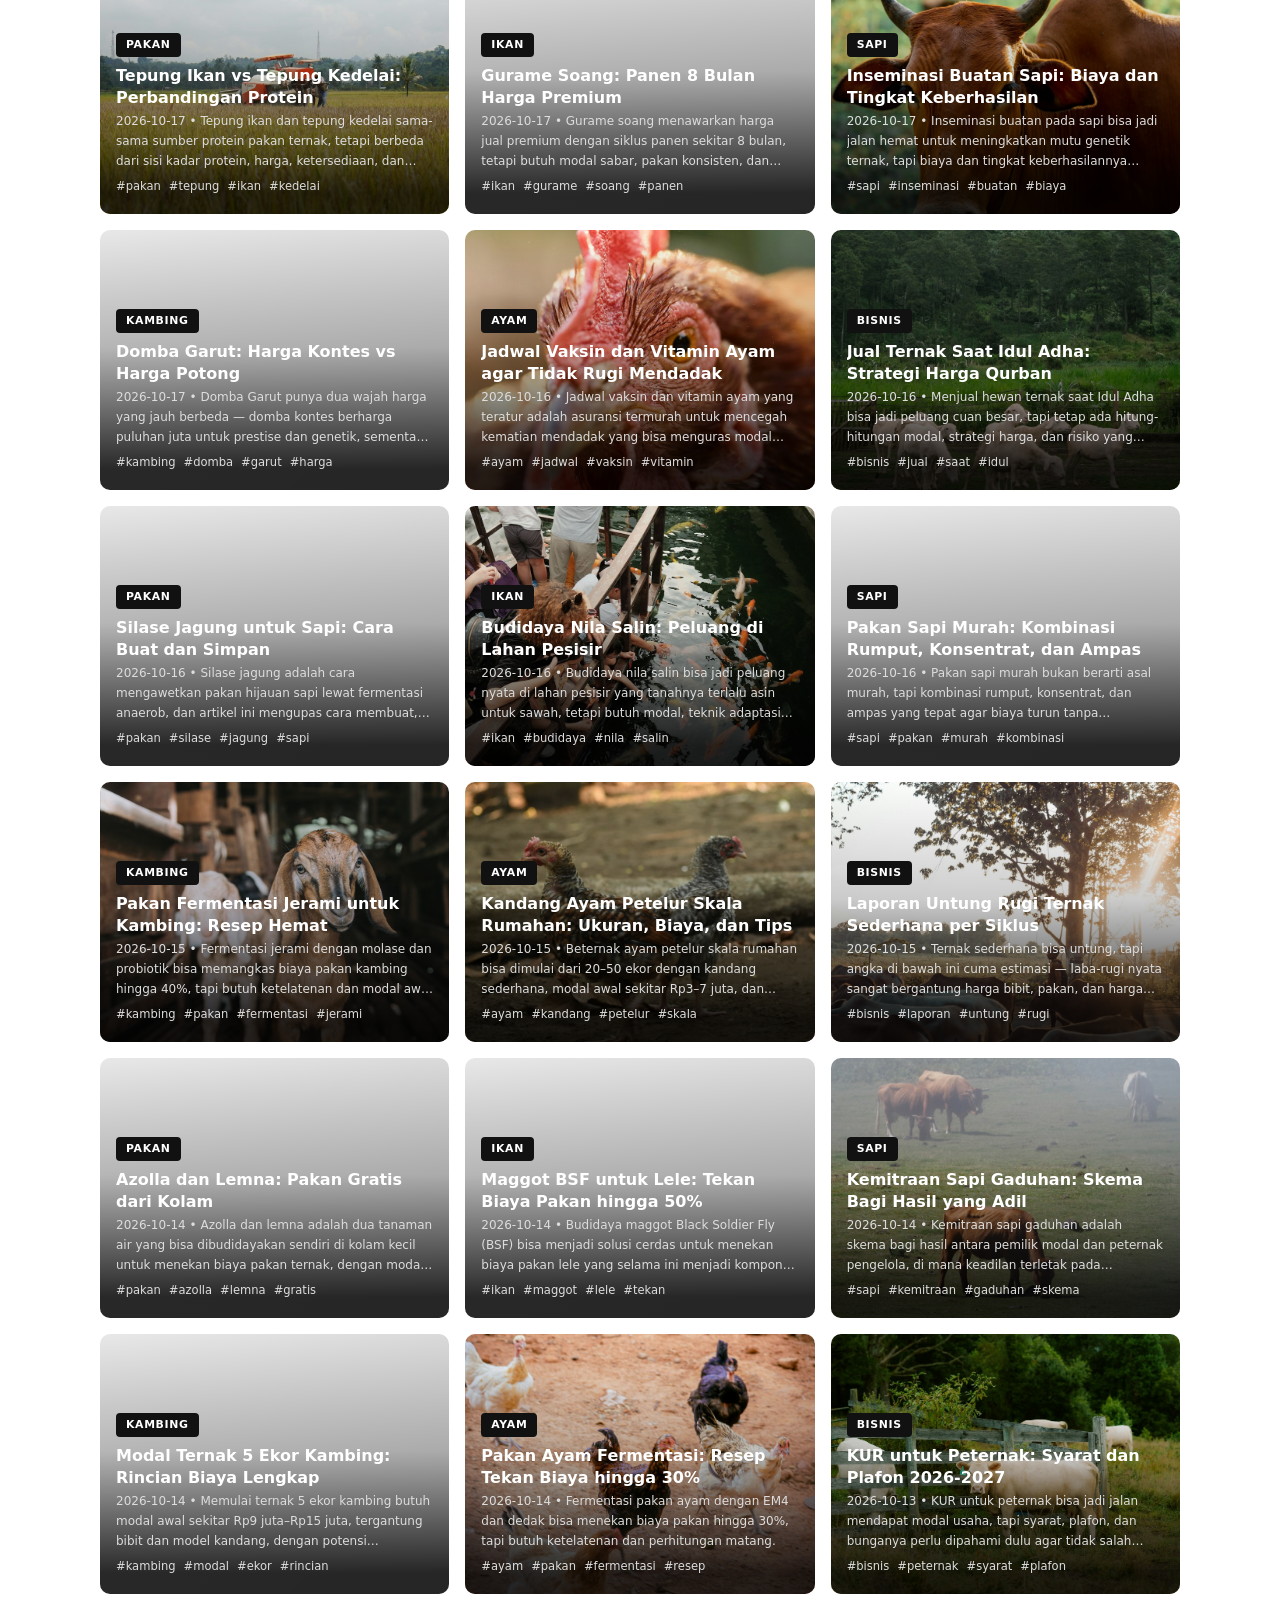
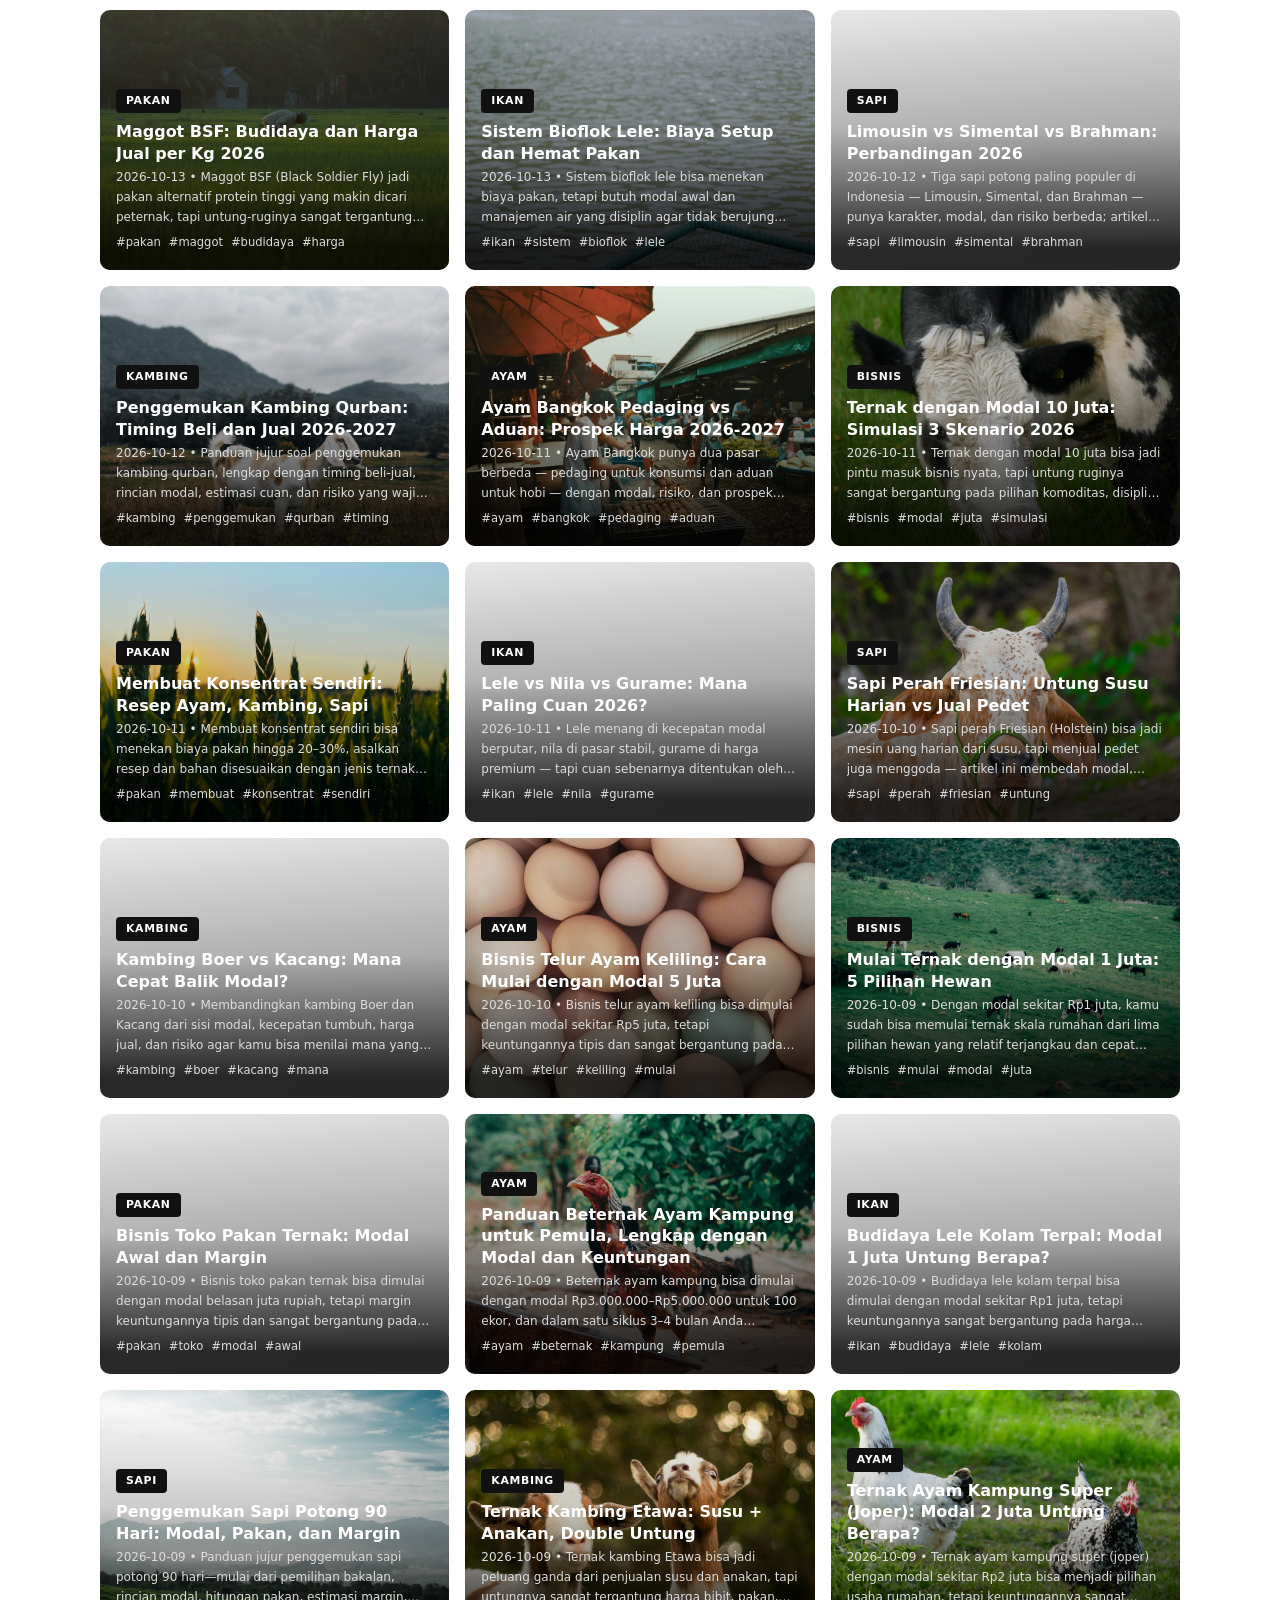
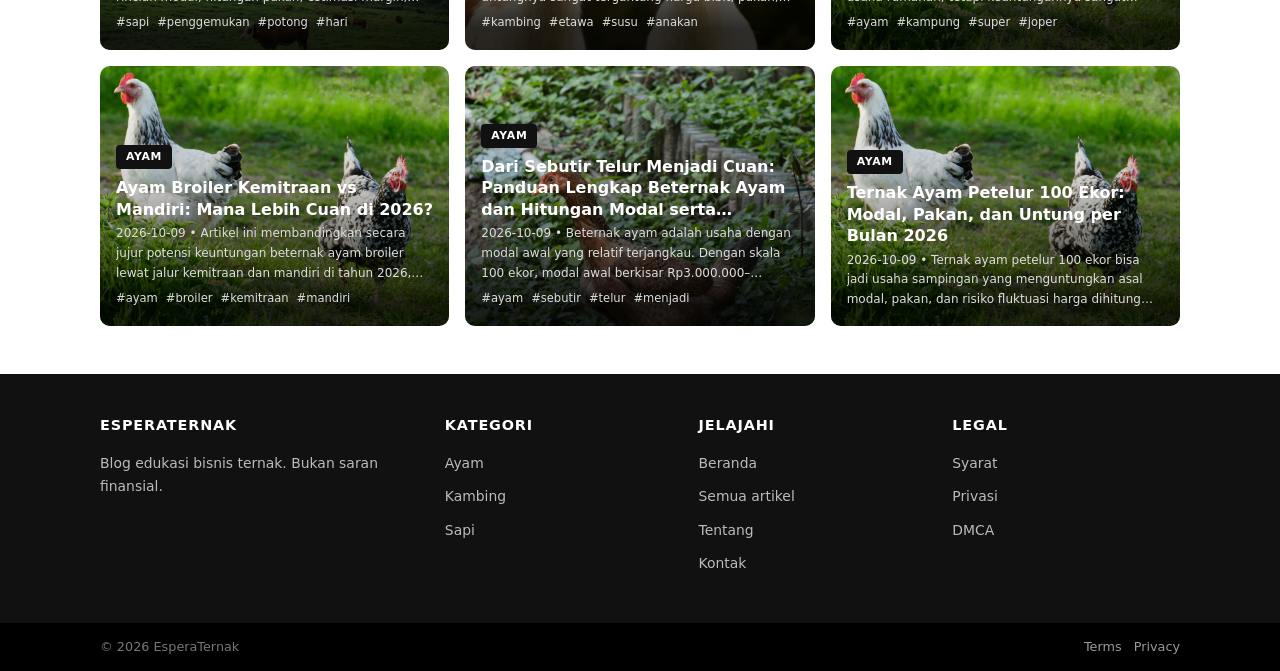
<file: blog/index.html>
<!doctype html>
<html lang="id">
<head>
<meta charset="utf-8" /><meta name="viewport" content="width=device-width, initial-scale=1" />
<title>Arsip Artikel — EsperaTernak</title>
<meta name="description" content="Arsip artikel bisnis ternak ayam, kambing, sapi, ikan, dan pakan dari EsperaTernak." />
<link rel="canonical" href="https://esperasupplements.co.uk/blog/" />
<meta property="og:type" content="website" />
<meta property="og:site_name" content="EsperaTernak" />
<meta property="og:title" content="Arsip Artikel — EsperaTernak" />
<link rel="stylesheet" href="/styles.css" />
</head>
<body class="tk">
<div class="tk-top"><div class="tk-wrap"><span><a href="/">Beranda</a></span><span class="tk-top-right"><a href="/tentang.html">Tentang</a><a href="/kontak.html">Kontak</a></span></div></div>
<header class="tk-mast"><div class="tk-wrap"><a class="tk-logo" href="/">Espera</a><p class="tk-tag">Arsip bisnis ternak</p><form class="tk-search" action="/blog/" method="get"><input type="search" name="s" placeholder="Cari artikel..." /><button type="submit">Cari</button></form></div></header>
<nav class="tk-nav"><input type="checkbox" id="navtoggle" class="navcheck" /><div class="tk-wrap"><label class="tk-burger" for="navtoggle">☰ Menu</label><a href="/">Beranda</a><a href="/blog/?cat=Ayam">Ayam</a><a href="/blog/?cat=Kambing">Kambing</a><a href="/blog/?cat=Sapi">Sapi</a><a href="/blog/?cat=Ikan">Ikan</a><a href="/blog/?cat=Pakan">Pakan</a><a href="/blog/?cat=Bisnis">Bisnis</a></div></nav>

<main class="tk-wrap tk-sec">
  <h1 class="tk-h" id="archive-title">Semua Artikel</h1>
  <p id="archive-count" class="tk-note"></p>
  <div id="tagcloud" class="tagcloud" style="margin-bottom:18px"></div>
  <div id="list" class="tk-catgrid"></div>
</main>

<footer class="tk-foot"><div class="tk-wrap tk-foot-grid">
  <div><h4>EsperaTernak</h4><p>Blog edukasi bisnis ternak. Bukan saran finansial.</p></div>
  <div><h4>Kategori</h4><ul><li><a href="/blog/?cat=Ayam">Ayam</a></li><li><a href="/blog/?cat=Kambing">Kambing</a></li><li><a href="/blog/?cat=Sapi">Sapi</a></li></ul></div>
  <div><h4>Jelajahi</h4><ul><li><a href="/">Beranda</a></li><li><a href="/blog/">Semua artikel</a></li><li><a href="/tentang.html">Tentang</a></li><li><a href="/kontak.html">Kontak</a></li></ul></div>
  <div><h4>Legal</h4><ul><li><a href="/tos.html">Syarat</a></li><li><a href="/privasi.html">Privasi</a></li><li><a href="/dmca.html">DMCA</a></li></ul></div>
</div></footer>
<div class="tk-bottom"><div class="tk-wrap"><span>© 2026 EsperaTernak</span><span><a href="/tos.html">Terms</a><a href="/privasi.html">Privacy</a></span></div></div>
<script>
(function(){
  const q = new URLSearchParams(location.search);
  const s = (q.get('s')||'').toLowerCase(), cat = q.get('cat')||'', tag = q.get('tag')||'';
  const linkOf = p => '/blog/post.html?p='+p.slug;
  const bg = p => p.image ? ` style="background-image:url('${p.image}');background-size:cover;background-position:center"` : '';
  if(s) document.getElementById('archive-title').textContent = 'Pencarian: ' + q.get('s');
  if(cat) document.getElementById('archive-title').textContent = 'Kategori: ' + cat;
  if(tag) document.getElementById('archive-title').textContent = 'Tag: #' + tag;
  const chip = t => `<span class="tk-chipt">#${t}</span>`;
  fetch('/content/index.json').then(r=>r.json()).then(dyn=>{
    let posts = Array.isArray(dyn)?dyn:[];
    const counts = {};
    dyn.forEach(p=>{(p.tags||[]).forEach(t=>{counts[t]=(counts[t]||0)+1;});});
    document.getElementById('tagcloud').innerHTML = Object.entries(counts).sort((a,b)=>b[1]-a[1]).slice(0,15).map(([t,n])=>`<a href="/blog/?tag=${encodeURIComponent(t)}">#${t} <span>${n}</span></a>`).join('') || '';
    if(cat) posts = posts.filter(p=>(p.category||'').toLowerCase()===cat.toLowerCase());
    if(tag) posts = posts.filter(p=>((p.tags||[]).map(t=>(t||'').toLowerCase())).includes(tag.toLowerCase()));
    if(s) posts = posts.filter(p=>((p.title||'')+' '+(p.excerpt||'')).toLowerCase().includes(s));
    document.getElementById('archive-count').textContent = posts.length + ' artikel';
    document.getElementById('list').innerHTML = posts.length ? posts.map(p=>
      `<a class="tk-card" href="${linkOf(p)}"${bg(p)}><span class="shade"></span><span class="cap"><span class="badge">${p.category||''}</span><span class="t">${p.title}</span><span class="d">${p.date||''} • ${p.excerpt||''}</span><span>${(p.tags||[]).slice(0,4).map(chip).join('')}</span></span></a>`
    ).join('') : '<p>Tidak ada artikel yang cocok. <a href="/blog/">Lihat semua</a></p>';
  }).catch(()=>{ document.getElementById('list').innerHTML='<p><a href="/blog/">Lihat semua artikel →</a></p>'; });
})();
</script>
</body>
</html>
</file>
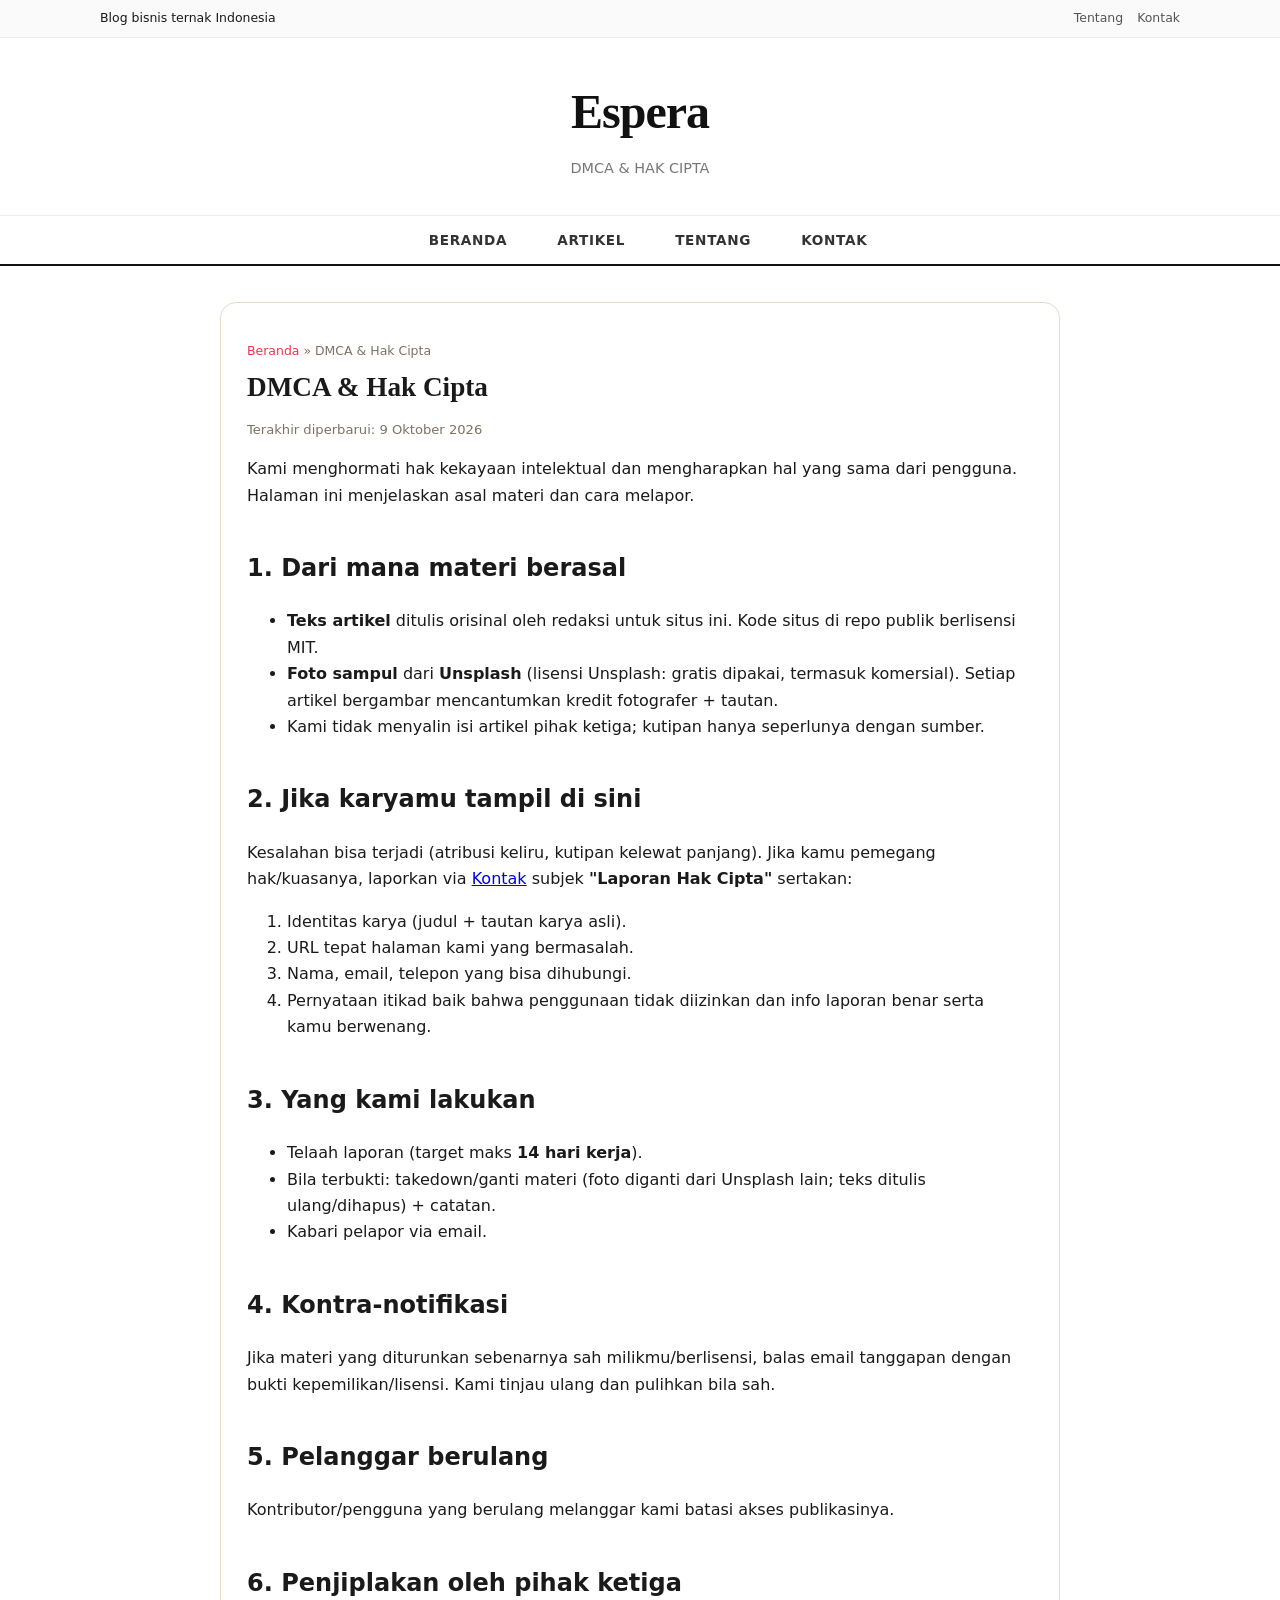
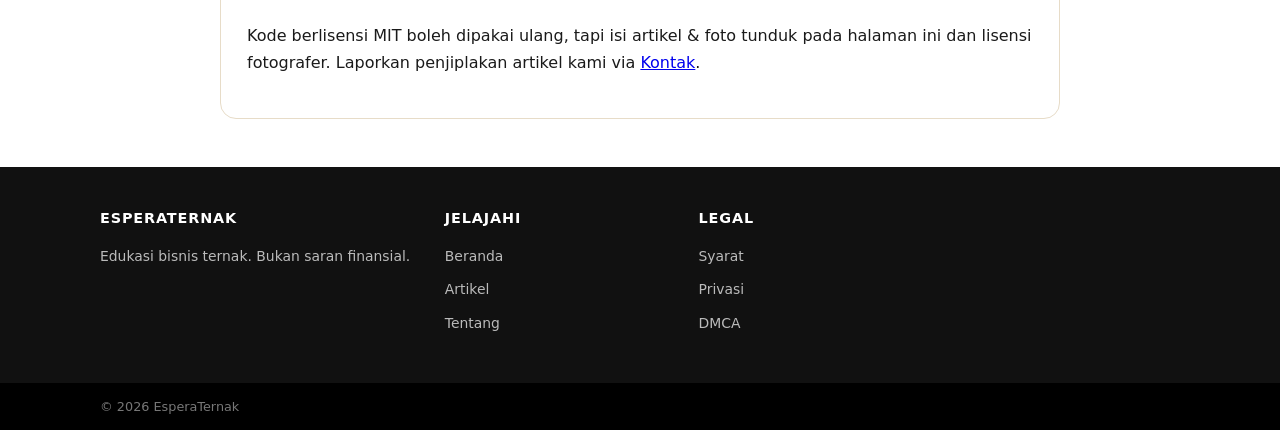
<file: dmca.html>
<!doctype html>
<html lang="id"><head><meta charset="utf-8" /><meta name="viewport" content="width=device-width, initial-scale=1" />
<title>DMCA &amp; Hak Cipta — EsperaTernak</title>
<meta name="description" content="Kebijakan hak cipta dan prosedur pelaporan DMCA EsperaTernak." />
<link rel="stylesheet" href="/styles.css" /></head>
<body class="tk">
<div class="tk-top"><div class="tk-wrap"><span>Blog bisnis ternak Indonesia</span><span class="tk-top-right"><a href="/tentang.html">Tentang</a><a href="/kontak.html">Kontak</a></span></div></div>
<header class="tk-mast"><div class="tk-wrap"><a class="tk-logo" href="/">Espera</a><p class="tk-tag">DMCA &amp; HAK CIPTA</p></div></header>
<nav class="tk-nav"><input type="checkbox" id="navtoggle" class="navcheck" /><div class="tk-wrap"><label class="tk-burger" for="navtoggle">☰ Menu</label><a href="/">Beranda</a><a href="/blog/">Artikel</a><a href="/tentang.html">Tentang</a><a href="/kontak.html">Kontak</a></div></nav>
<main class="tk-wrap tk-sec" style="max-width:880px">
<article class="single"><div class="pad">
<p class="crumbs"><a href="/">Beranda</a> » DMCA &amp; Hak Cipta</p>
<h1>DMCA &amp; Hak Cipta</h1>
<p class="by">Terakhir diperbarui: 9 Oktober 2026</p>
<p>Kami menghormati hak kekayaan intelektual dan mengharapkan hal yang sama dari pengguna. Halaman ini menjelaskan asal materi dan cara melapor.</p>
<h2>1. Dari mana materi berasal</h2>
<ul>
<li><strong>Teks artikel</strong> ditulis orisinal oleh redaksi untuk situs ini. Kode situs di repo publik berlisensi MIT.</li>
<li><strong>Foto sampul</strong> dari <strong>Unsplash</strong> (lisensi Unsplash: gratis dipakai, termasuk komersial). Setiap artikel bergambar mencantumkan kredit fotografer + tautan.</li>
<li>Kami tidak menyalin isi artikel pihak ketiga; kutipan hanya seperlunya dengan sumber.</li>
</ul>
<h2>2. Jika karyamu tampil di sini</h2>
<p>Kesalahan bisa terjadi (atribusi keliru, kutipan kelewat panjang). Jika kamu pemegang hak/kuasanya, laporkan via <a href="/kontak.html">Kontak</a> subjek <strong>"Laporan Hak Cipta"</strong> sertakan:</p>
<ol>
<li>Identitas karya (judul + tautan karya asli).</li>
<li>URL tepat halaman kami yang bermasalah.</li>
<li>Nama, email, telepon yang bisa dihubungi.</li>
<li>Pernyataan itikad baik bahwa penggunaan tidak diizinkan dan info laporan benar serta kamu berwenang.</li>
</ol>
<h2>3. Yang kami lakukan</h2>
<ul>
<li>Telaah laporan (target maks <strong>14 hari kerja</strong>).</li>
<li>Bila terbukti: takedown/ganti materi (foto diganti dari Unsplash lain; teks ditulis ulang/dihapus) + catatan.</li>
<li>Kabari pelapor via email.</li>
</ul>
<h2>4. Kontra-notifikasi</h2>
<p>Jika materi yang diturunkan sebenarnya sah milikmu/berlisensi, balas email tanggapan dengan bukti kepemilikan/lisensi. Kami tinjau ulang dan pulihkan bila sah.</p>
<h2>5. Pelanggar berulang</h2>
<p>Kontributor/pengguna yang berulang melanggar kami batasi akses publikasinya.</p>
<h2>6. Penjiplakan oleh pihak ketiga</h2>
<p>Kode berlisensi MIT boleh dipakai ulang, tapi isi artikel &amp; foto tunduk pada halaman ini dan lisensi fotografer. Laporkan penjiplakan artikel kami via <a href="/kontak.html">Kontak</a>.</p>
</div></article>
</main>
<footer class="tk-foot"><div class="tk-wrap tk-foot-grid"><div><h4>EsperaTernak</h4><p>Edukasi bisnis ternak. Bukan saran finansial.</p></div><div><h4>Jelajahi</h4><ul><li><a href="/">Beranda</a></li><li><a href="/blog/">Artikel</a></li><li><a href="/tentang.html">Tentang</a></li></ul></div><div><h4>Legal</h4><ul><li><a href="/tos.html">Syarat</a></li><li><a href="/privasi.html">Privasi</a></li><li><a href="/dmca.html">DMCA</a></li></ul></div></div></footer>
<div class="tk-bottom"><div class="tk-wrap"><span>© 2026 EsperaTernak</span></div></div>
</body></html>
</file>
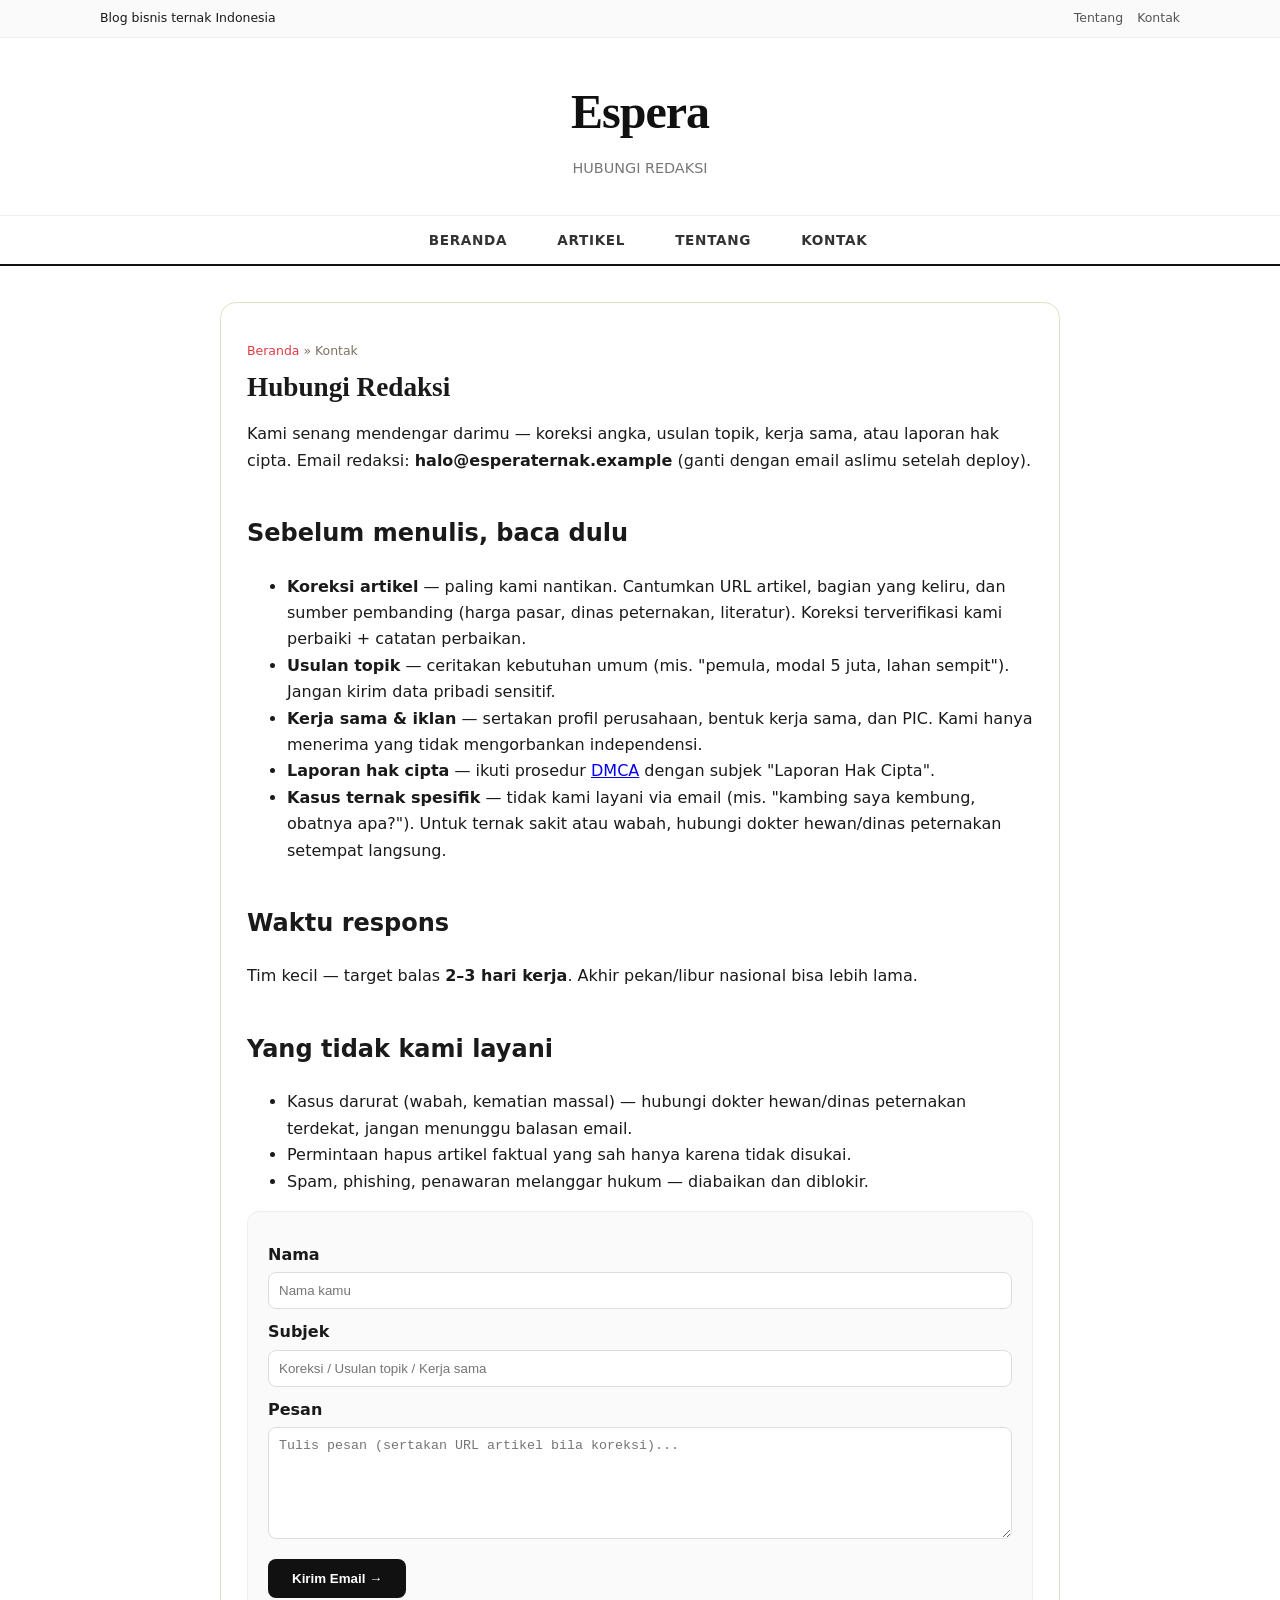
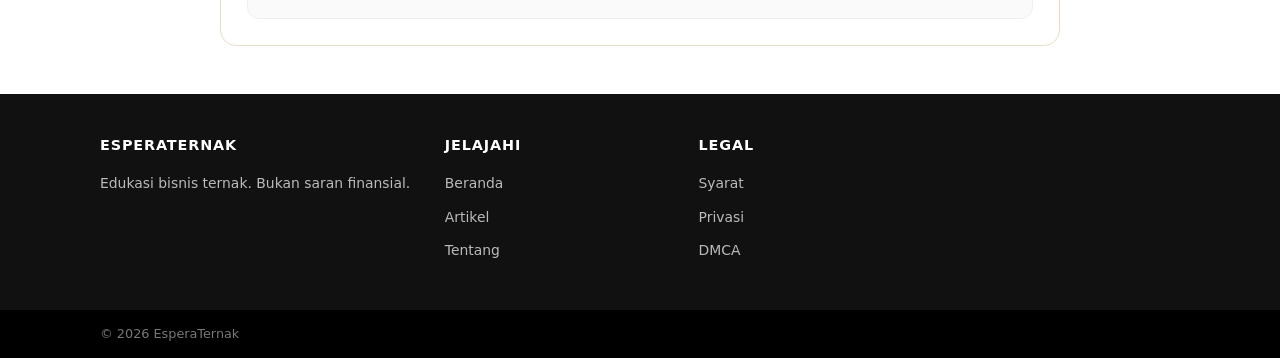
<file: kontak.html>
<!doctype html>
<html lang="id"><head><meta charset="utf-8" /><meta name="viewport" content="width=device-width, initial-scale=1" />
<title>Kontak — EsperaTernak</title>
<meta name="description" content="Hubungi redaksi EsperaTernak: koreksi artikel, usulan topik, kerja sama." />
<link rel="stylesheet" href="/styles.css" /></head>
<body class="tk">
<div class="tk-top"><div class="tk-wrap"><span>Blog bisnis ternak Indonesia</span><span class="tk-top-right"><a href="/tentang.html">Tentang</a><a href="/kontak.html">Kontak</a></span></div></div>
<header class="tk-mast"><div class="tk-wrap"><a class="tk-logo" href="/">Espera</a><p class="tk-tag">HUBUNGI REDAKSI</p></div></header>
<nav class="tk-nav"><input type="checkbox" id="navtoggle" class="navcheck" /><div class="tk-wrap"><label class="tk-burger" for="navtoggle">☰ Menu</label><a href="/">Beranda</a><a href="/blog/">Artikel</a><a href="/tentang.html">Tentang</a><a href="/kontak.html">Kontak</a></div></nav>
<main class="tk-wrap tk-sec" style="max-width:880px">
<article class="single"><div class="pad">
<p class="crumbs"><a href="/">Beranda</a> » Kontak</p>
<h1>Hubungi Redaksi</h1>
<p>Kami senang mendengar darimu — koreksi angka, usulan topik, kerja sama, atau laporan hak cipta. Email redaksi: <strong>halo@esperaternak.example</strong> (ganti dengan email aslimu setelah deploy).</p>
<h2>Sebelum menulis, baca dulu</h2>
<ul>
<li><strong>Koreksi artikel</strong> — paling kami nantikan. Cantumkan URL artikel, bagian yang keliru, dan sumber pembanding (harga pasar, dinas peternakan, literatur). Koreksi terverifikasi kami perbaiki + catatan perbaikan.</li>
<li><strong>Usulan topik</strong> — ceritakan kebutuhan umum (mis. "pemula, modal 5 juta, lahan sempit"). Jangan kirim data pribadi sensitif.</li>
<li><strong>Kerja sama &amp; iklan</strong> — sertakan profil perusahaan, bentuk kerja sama, dan PIC. Kami hanya menerima yang tidak mengorbankan independensi.</li>
<li><strong>Laporan hak cipta</strong> — ikuti prosedur <a href="/dmca.html">DMCA</a> dengan subjek "Laporan Hak Cipta".</li>
<li><strong>Kasus ternak spesifik</strong> — tidak kami layani via email (mis. "kambing saya kembung, obatnya apa?"). Untuk ternak sakit atau wabah, hubungi dokter hewan/dinas peternakan setempat langsung.</li>
</ul>
<h2>Waktu respons</h2>
<p>Tim kecil — target balas <strong>2–3 hari kerja</strong>. Akhir pekan/libur nasional bisa lebih lama.</p>
<h2>Yang tidak kami layani</h2>
<ul>
<li>Kasus darurat (wabah, kematian massal) — hubungi dokter hewan/dinas peternakan terdekat, jangan menunggu balasan email.</li>
<li>Permintaan hapus artikel faktual yang sah hanya karena tidak disukai.</li>
<li>Spam, phishing, penawaran melanggar hukum — diabaikan dan diblokir.</li>
</ul>
<form action="mailto:halo@esperaternak.example" method="post" enctype="text/plain" style="background:#fafafa;border:1px solid #eee;border-radius:12px;padding:20px;margin-top:16px">
<label style="display:block;font-weight:700;margin:10px 0 4px">Nama</label><input name="nama" required style="width:100%;padding:10px;border:1px solid #ddd;border-radius:8px" placeholder="Nama kamu" />
<label style="display:block;font-weight:700;margin:10px 0 4px">Subjek</label><input name="subjek" required style="width:100%;padding:10px;border:1px solid #ddd;border-radius:8px" placeholder="Koreksi / Usulan topik / Kerja sama" />
<label style="display:block;font-weight:700;margin:10px 0 4px">Pesan</label><textarea name="pesan" required rows="6" style="width:100%;padding:10px;border:1px solid #ddd;border-radius:8px" placeholder="Tulis pesan (sertakan URL artikel bila koreksi)..."></textarea>
<button type="submit" style="margin-top:12px;border:0;background:#111;color:#fff;font-weight:800;padding:12px 24px;border-radius:8px;cursor:pointer">Kirim Email →</button>
</form>
</div></article>
</main>
<footer class="tk-foot"><div class="tk-wrap tk-foot-grid"><div><h4>EsperaTernak</h4><p>Edukasi bisnis ternak. Bukan saran finansial.</p></div><div><h4>Jelajahi</h4><ul><li><a href="/">Beranda</a></li><li><a href="/blog/">Artikel</a></li><li><a href="/tentang.html">Tentang</a></li></ul></div><div><h4>Legal</h4><ul><li><a href="/tos.html">Syarat</a></li><li><a href="/privasi.html">Privasi</a></li><li><a href="/dmca.html">DMCA</a></li></ul></div></div></footer>
<div class="tk-bottom"><div class="tk-wrap"><span>© 2026 EsperaTernak</span></div></div>
</body></html>
</file>
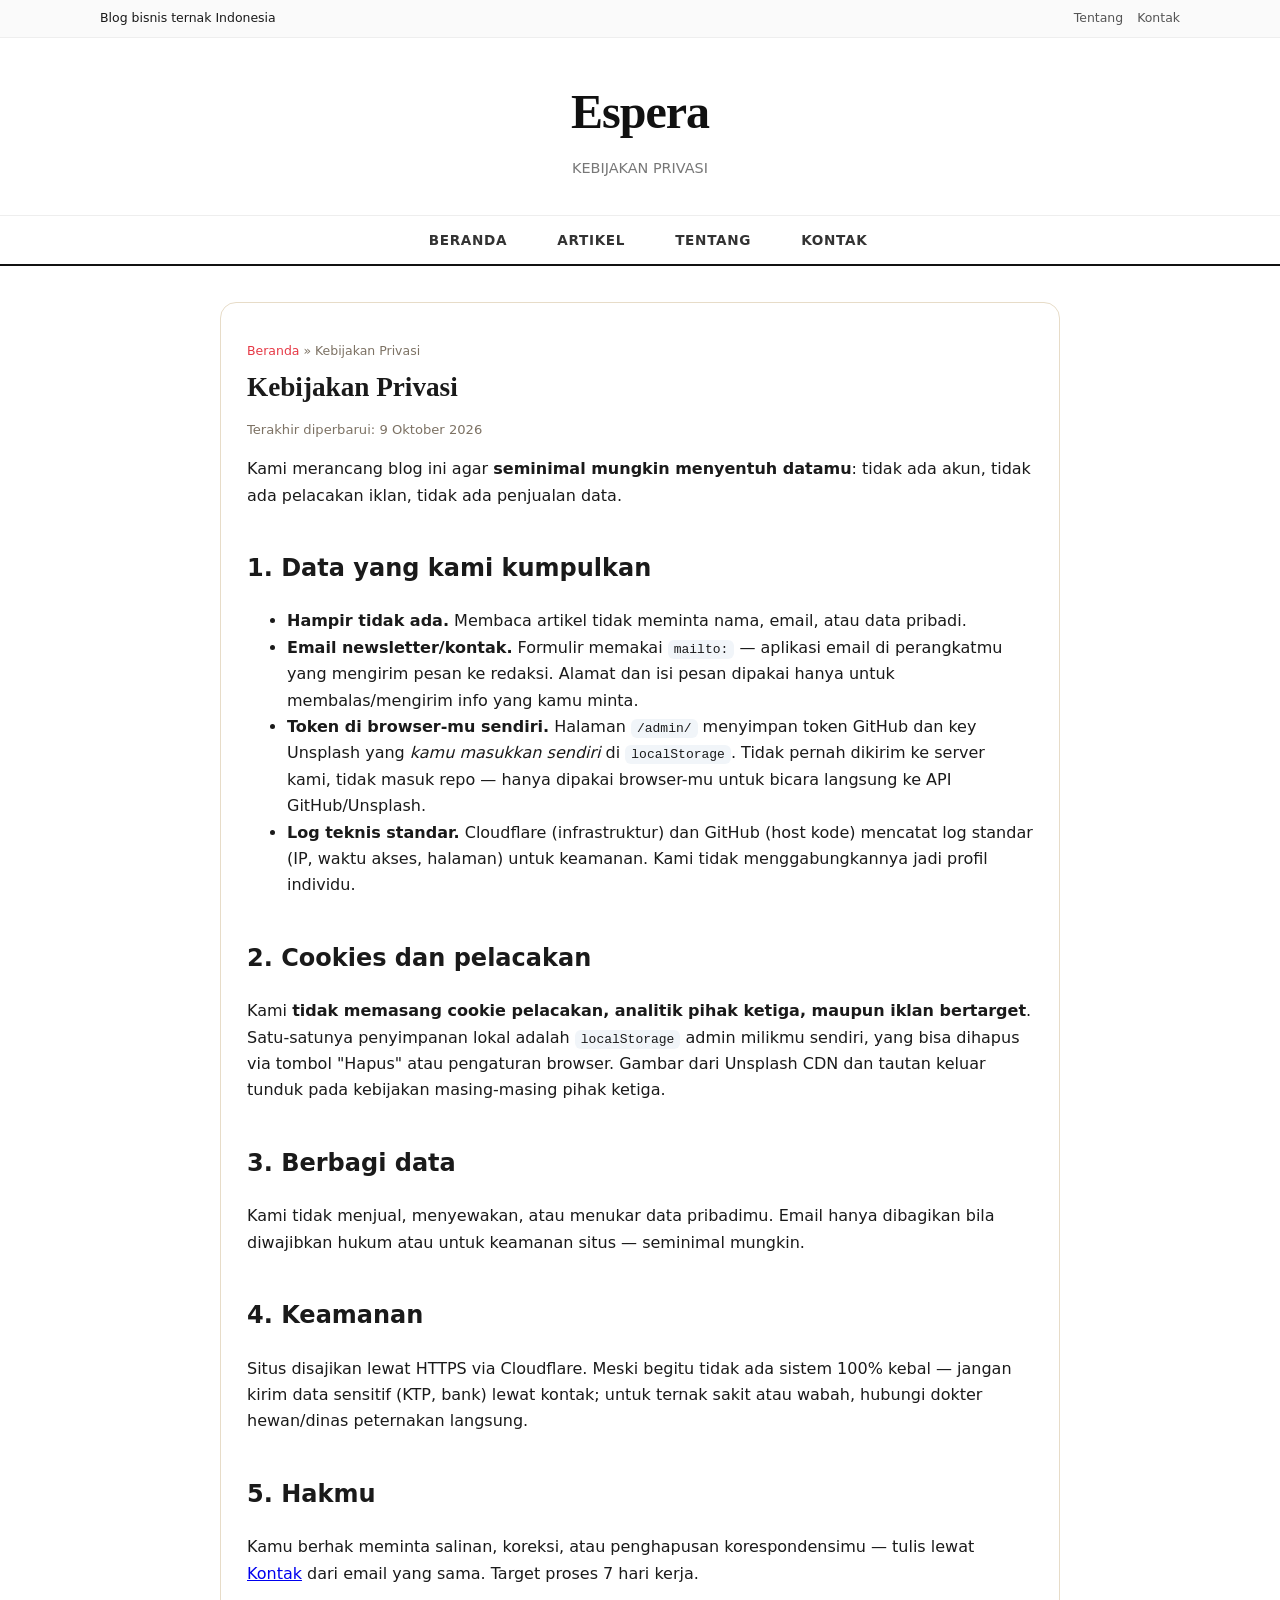
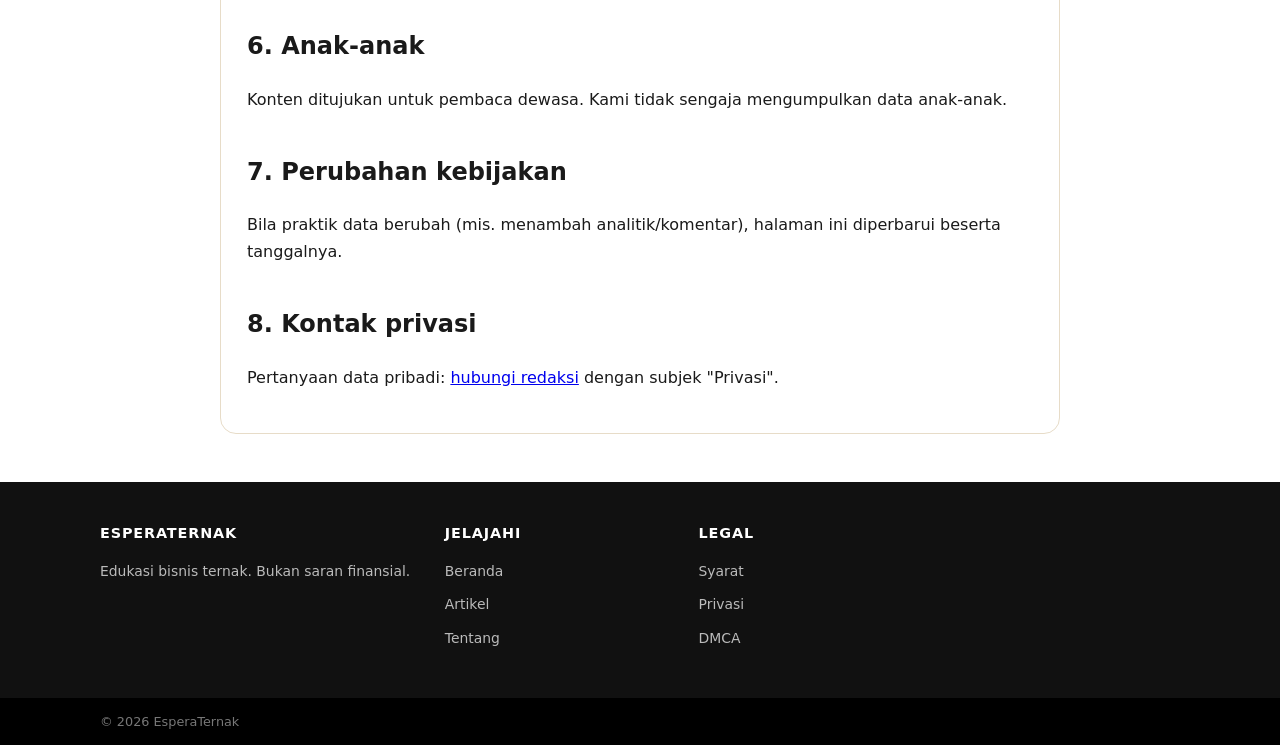
<file: privasi.html>
<!doctype html>
<html lang="id"><head><meta charset="utf-8" /><meta name="viewport" content="width=device-width, initial-scale=1" />
<title>Kebijakan Privasi — EsperaTernak</title>
<meta name="description" content="Kebijakan privasi EsperaTernak: data apa yang dikumpulkan dan bagaimana dipakai." />
<link rel="stylesheet" href="/styles.css" /></head>
<body class="tk">
<div class="tk-top"><div class="tk-wrap"><span>Blog bisnis ternak Indonesia</span><span class="tk-top-right"><a href="/tentang.html">Tentang</a><a href="/kontak.html">Kontak</a></span></div></div>
<header class="tk-mast"><div class="tk-wrap"><a class="tk-logo" href="/">Espera</a><p class="tk-tag">KEBIJAKAN PRIVASI</p></div></header>
<nav class="tk-nav"><input type="checkbox" id="navtoggle" class="navcheck" /><div class="tk-wrap"><label class="tk-burger" for="navtoggle">☰ Menu</label><a href="/">Beranda</a><a href="/blog/">Artikel</a><a href="/tentang.html">Tentang</a><a href="/kontak.html">Kontak</a></div></nav>
<main class="tk-wrap tk-sec" style="max-width:880px">
<article class="single"><div class="pad">
<p class="crumbs"><a href="/">Beranda</a> » Kebijakan Privasi</p>
<h1>Kebijakan Privasi</h1>
<p class="by">Terakhir diperbarui: 9 Oktober 2026</p>
<p>Kami merancang blog ini agar <strong>seminimal mungkin menyentuh datamu</strong>: tidak ada akun, tidak ada pelacakan iklan, tidak ada penjualan data.</p>
<h2>1. Data yang kami kumpulkan</h2>
<ul>
<li><strong>Hampir tidak ada.</strong> Membaca artikel tidak meminta nama, email, atau data pribadi.</li>
<li><strong>Email newsletter/kontak.</strong> Formulir memakai <code>mailto:</code> — aplikasi email di perangkatmu yang mengirim pesan ke redaksi. Alamat dan isi pesan dipakai hanya untuk membalas/mengirim info yang kamu minta.</li>
<li><strong>Token di browser-mu sendiri.</strong> Halaman <code>/admin/</code> menyimpan token GitHub dan key Unsplash yang <em>kamu masukkan sendiri</em> di <code>localStorage</code>. Tidak pernah dikirim ke server kami, tidak masuk repo — hanya dipakai browser-mu untuk bicara langsung ke API GitHub/Unsplash.</li>
<li><strong>Log teknis standar.</strong> Cloudflare (infrastruktur) dan GitHub (host kode) mencatat log standar (IP, waktu akses, halaman) untuk keamanan. Kami tidak menggabungkannya jadi profil individu.</li>
</ul>
<h2>2. Cookies dan pelacakan</h2>
<p>Kami <strong>tidak memasang cookie pelacakan, analitik pihak ketiga, maupun iklan bertarget</strong>. Satu-satunya penyimpanan lokal adalah <code>localStorage</code> admin milikmu sendiri, yang bisa dihapus via tombol "Hapus" atau pengaturan browser. Gambar dari Unsplash CDN dan tautan keluar tunduk pada kebijakan masing-masing pihak ketiga.</p>
<h2>3. Berbagi data</h2>
<p>Kami tidak menjual, menyewakan, atau menukar data pribadimu. Email hanya dibagikan bila diwajibkan hukum atau untuk keamanan situs — seminimal mungkin.</p>
<h2>4. Keamanan</h2>
<p>Situs disajikan lewat HTTPS via Cloudflare. Meski begitu tidak ada sistem 100% kebal — jangan kirim data sensitif (KTP, bank) lewat kontak; untuk ternak sakit atau wabah, hubungi dokter hewan/dinas peternakan langsung.</p>
<h2>5. Hakmu</h2>
<p>Kamu berhak meminta salinan, koreksi, atau penghapusan korespondensimu — tulis lewat <a href="/kontak.html">Kontak</a> dari email yang sama. Target proses 7 hari kerja.</p>
<h2>6. Anak-anak</h2>
<p>Konten ditujukan untuk pembaca dewasa. Kami tidak sengaja mengumpulkan data anak-anak.</p>
<h2>7. Perubahan kebijakan</h2>
<p>Bila praktik data berubah (mis. menambah analitik/komentar), halaman ini diperbarui beserta tanggalnya.</p>
<h2>8. Kontak privasi</h2>
<p>Pertanyaan data pribadi: <a href="/kontak.html">hubungi redaksi</a> dengan subjek "Privasi".</p>
</div></article>
</main>
<footer class="tk-foot"><div class="tk-wrap tk-foot-grid"><div><h4>EsperaTernak</h4><p>Edukasi bisnis ternak. Bukan saran finansial.</p></div><div><h4>Jelajahi</h4><ul><li><a href="/">Beranda</a></li><li><a href="/blog/">Artikel</a></li><li><a href="/tentang.html">Tentang</a></li></ul></div><div><h4>Legal</h4><ul><li><a href="/tos.html">Syarat</a></li><li><a href="/privasi.html">Privasi</a></li><li><a href="/dmca.html">DMCA</a></li></ul></div></div></footer>
<div class="tk-bottom"><div class="tk-wrap"><span>© 2026 EsperaTernak</span></div></div>
</body></html>
</file>
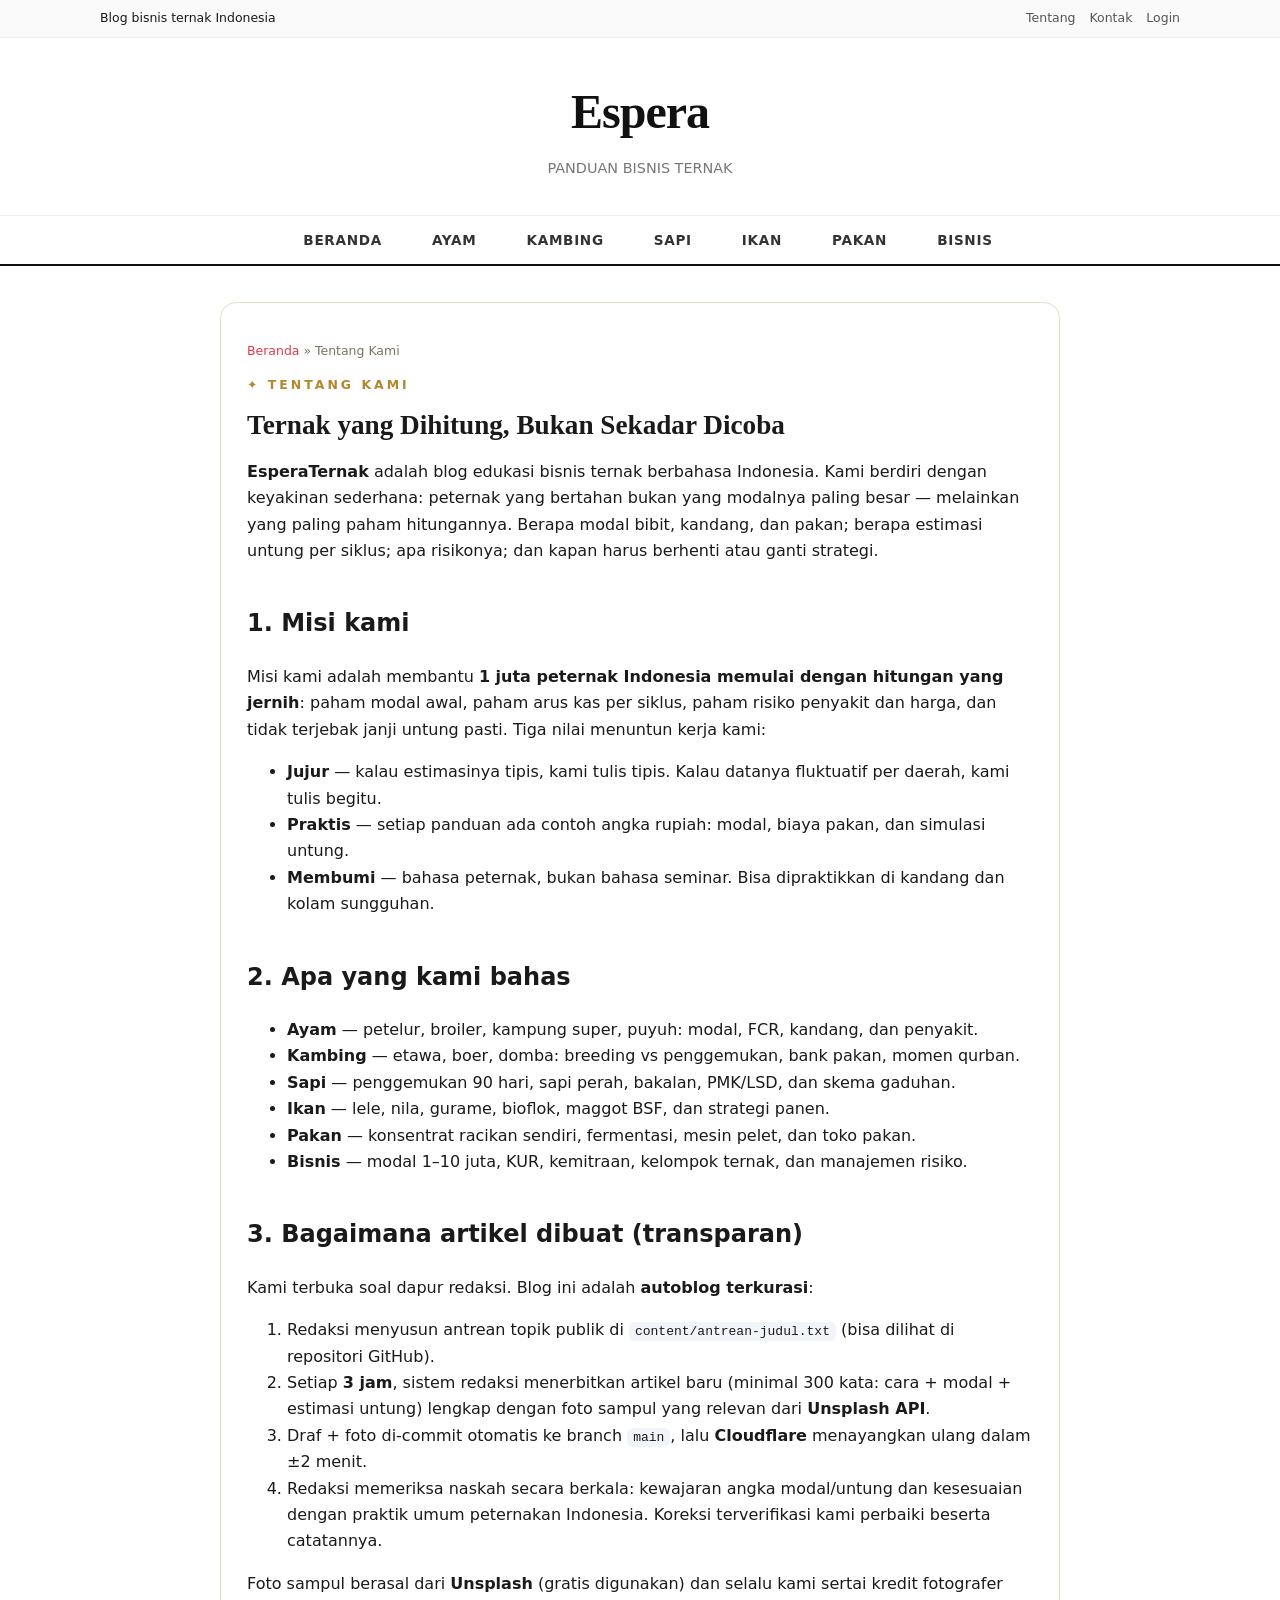
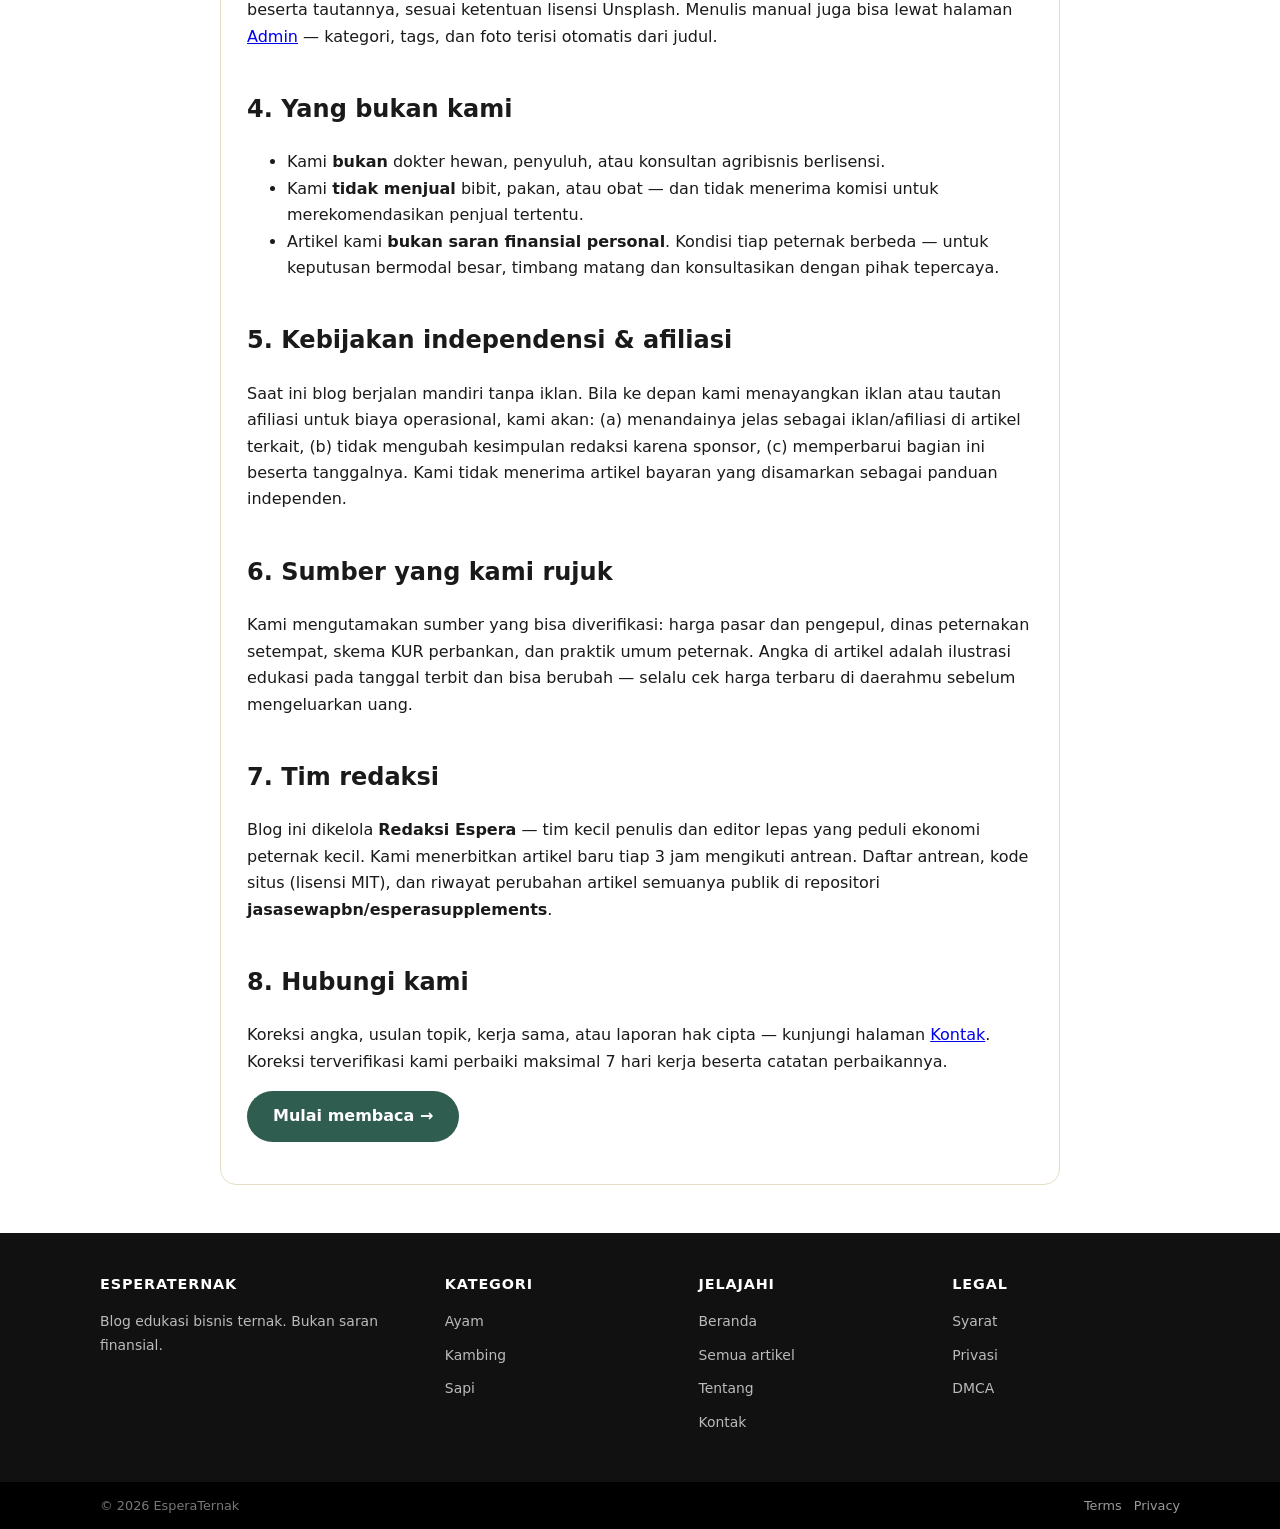
<file: tentang.html>
<!doctype html>
<html lang="id"><head><meta charset="utf-8" /><meta name="viewport" content="width=device-width, initial-scale=1" />
<title>Tentang Kami — EsperaTernak</title>
<meta name="description" content="Tentang EsperaTernak: blog edukasi bisnis ternak Indonesia yang independen, praktis, dan transparan." />
<link rel="stylesheet" href="/styles.css" /></head>
<body class="tk">
<div class="tk-top"><div class="tk-wrap"><span>Blog bisnis ternak Indonesia</span><span class="tk-top-right"><a href="/tentang.html">Tentang</a><a href="/kontak.html">Kontak</a><a href="/admin/">Login</a></span></div></div>
<header class="tk-mast"><div class="tk-wrap"><a class="tk-logo" href="/">Espera</a><p class="tk-tag">PANDUAN BISNIS TERNAK</p></div></header>
<nav class="tk-nav"><input type="checkbox" id="navtoggle" class="navcheck" /><div class="tk-wrap"><label class="tk-burger" for="navtoggle">☰ Menu</label><a href="/">Beranda</a><a href="/blog/?cat=Ayam">Ayam</a><a href="/blog/?cat=Kambing">Kambing</a><a href="/blog/?cat=Sapi">Sapi</a><a href="/blog/?cat=Ikan">Ikan</a><a href="/blog/?cat=Pakan">Pakan</a><a href="/blog/?cat=Bisnis">Bisnis</a></div></nav>

<main class="tk-wrap tk-sec" style="max-width:880px">
<article class="single"><div class="pad">
<p class="crumbs"><a href="/">Beranda</a> » Tentang Kami</p>
<p class="eyebrow">✦ Tentang kami</p>
<h1>Ternak yang Dihitung, Bukan Sekadar Dicoba</h1>
<p><strong>EsperaTernak</strong> adalah blog edukasi bisnis ternak berbahasa Indonesia. Kami berdiri dengan keyakinan sederhana: peternak yang bertahan bukan yang modalnya paling besar — melainkan yang paling paham hitungannya. Berapa modal bibit, kandang, dan pakan; berapa estimasi untung per siklus; apa risikonya; dan kapan harus berhenti atau ganti strategi.</p>

<h2>1. Misi kami</h2>
<p>Misi kami adalah membantu <strong>1 juta peternak Indonesia memulai dengan hitungan yang jernih</strong>: paham modal awal, paham arus kas per siklus, paham risiko penyakit dan harga, dan tidak terjebak janji untung pasti. Tiga nilai menuntun kerja kami:</p>
<ul>
<li><strong>Jujur</strong> — kalau estimasinya tipis, kami tulis tipis. Kalau datanya fluktuatif per daerah, kami tulis begitu.</li>
<li><strong>Praktis</strong> — setiap panduan ada contoh angka rupiah: modal, biaya pakan, dan simulasi untung.</li>
<li><strong>Membumi</strong> — bahasa peternak, bukan bahasa seminar. Bisa dipraktikkan di kandang dan kolam sungguhan.</li>
</ul>

<h2>2. Apa yang kami bahas</h2>
<ul>
<li><strong>Ayam</strong> — petelur, broiler, kampung super, puyuh: modal, FCR, kandang, dan penyakit.</li>
<li><strong>Kambing</strong> — etawa, boer, domba: breeding vs penggemukan, bank pakan, momen qurban.</li>
<li><strong>Sapi</strong> — penggemukan 90 hari, sapi perah, bakalan, PMK/LSD, dan skema gaduhan.</li>
<li><strong>Ikan</strong> — lele, nila, gurame, bioflok, maggot BSF, dan strategi panen.</li>
<li><strong>Pakan</strong> — konsentrat racikan sendiri, fermentasi, mesin pelet, dan toko pakan.</li>
<li><strong>Bisnis</strong> — modal 1–10 juta, KUR, kemitraan, kelompok ternak, dan manajemen risiko.</li>
</ul>

<h2>3. Bagaimana artikel dibuat (transparan)</h2>
<p>Kami terbuka soal dapur redaksi. Blog ini adalah <strong>autoblog terkurasi</strong>:</p>
<ol>
<li>Redaksi menyusun antrean topik publik di <code>content/antrean-judul.txt</code> (bisa dilihat di repositori GitHub).</li>
<li>Setiap <strong>3 jam</strong>, sistem redaksi menerbitkan artikel baru (minimal 300 kata: cara + modal + estimasi untung) lengkap dengan foto sampul yang relevan dari <strong>Unsplash API</strong>.</li>
<li>Draf + foto di-commit otomatis ke branch <code>main</code>, lalu <strong>Cloudflare</strong> menayangkan ulang dalam ±2 menit.</li>
<li>Redaksi memeriksa naskah secara berkala: kewajaran angka modal/untung dan kesesuaian dengan praktik umum peternakan Indonesia. Koreksi terverifikasi kami perbaiki beserta catatannya.</li>
</ol>
<p>Foto sampul berasal dari <strong>Unsplash</strong> (gratis digunakan) dan selalu kami sertai kredit fotografer beserta tautannya, sesuai ketentuan lisensi Unsplash. Menulis manual juga bisa lewat halaman <a href="/admin/">Admin</a> — kategori, tags, dan foto terisi otomatis dari judul.</p>

<h2>4. Yang bukan kami</h2>
<ul>
<li>Kami <strong>bukan</strong> dokter hewan, penyuluh, atau konsultan agribisnis berlisensi.</li>
<li>Kami <strong>tidak menjual</strong> bibit, pakan, atau obat — dan tidak menerima komisi untuk merekomendasikan penjual tertentu.</li>
<li>Artikel kami <strong>bukan saran finansial personal</strong>. Kondisi tiap peternak berbeda — untuk keputusan bermodal besar, timbang matang dan konsultasikan dengan pihak tepercaya.</li>
</ul>

<h2>5. Kebijakan independensi &amp; afiliasi</h2>
<p>Saat ini blog berjalan mandiri tanpa iklan. Bila ke depan kami menayangkan iklan atau tautan afiliasi untuk biaya operasional, kami akan: (a) menandainya jelas sebagai iklan/afiliasi di artikel terkait, (b) tidak mengubah kesimpulan redaksi karena sponsor, (c) memperbarui bagian ini beserta tanggalnya. Kami tidak menerima artikel bayaran yang disamarkan sebagai panduan independen.</p>

<h2>6. Sumber yang kami rujuk</h2>
<p>Kami mengutamakan sumber yang bisa diverifikasi: harga pasar dan pengepul, dinas peternakan setempat, skema KUR perbankan, dan praktik umum peternak. Angka di artikel adalah ilustrasi edukasi pada tanggal terbit dan bisa berubah — selalu cek harga terbaru di daerahmu sebelum mengeluarkan uang.</p>

<h2>7. Tim redaksi</h2>
<p>Blog ini dikelola <strong>Redaksi Espera</strong> — tim kecil penulis dan editor lepas yang peduli ekonomi peternak kecil. Kami menerbitkan artikel baru tiap 3 jam mengikuti antrean. Daftar antrean, kode situs (lisensi MIT), dan riwayat perubahan artikel semuanya publik di repositori <strong>jasasewapbn/esperasupplements</strong>.</p>

<h2>8. Hubungi kami</h2>
<p>Koreksi angka, usulan topik, kerja sama, atau laporan hak cipta — kunjungi halaman <a href="/kontak.html">Kontak</a>. Koreksi terverifikasi kami perbaiki maksimal 7 hari kerja beserta catatan perbaikannya.</p>
<p><a class="btn-solid" href="/blog/">Mulai membaca →</a></p>
</div></article>
</main>

<footer class="tk-foot"><div class="tk-wrap tk-foot-grid">
<div><h4>EsperaTernak</h4><p>Blog edukasi bisnis ternak. Bukan saran finansial.</p></div>
<div><h4>Kategori</h4><ul><li><a href="/blog/?cat=Ayam">Ayam</a></li><li><a href="/blog/?cat=Kambing">Kambing</a></li><li><a href="/blog/?cat=Sapi">Sapi</a></li></ul></div>
<div><h4>Jelajahi</h4><ul><li><a href="/">Beranda</a></li><li><a href="/blog/">Semua artikel</a></li><li><a href="/tentang.html">Tentang</a></li><li><a href="/kontak.html">Kontak</a></li></ul></div>
<div><h4>Legal</h4><ul><li><a href="/tos.html">Syarat</a></li><li><a href="/privasi.html">Privasi</a></li><li><a href="/dmca.html">DMCA</a></li></ul></div>
</div></footer>
<div class="tk-bottom"><div class="tk-wrap"><span>© 2026 EsperaTernak</span><span><a href="/tos.html">Terms</a><a href="/privasi.html">Privacy</a></span></div></div>
</body></html>
</file>
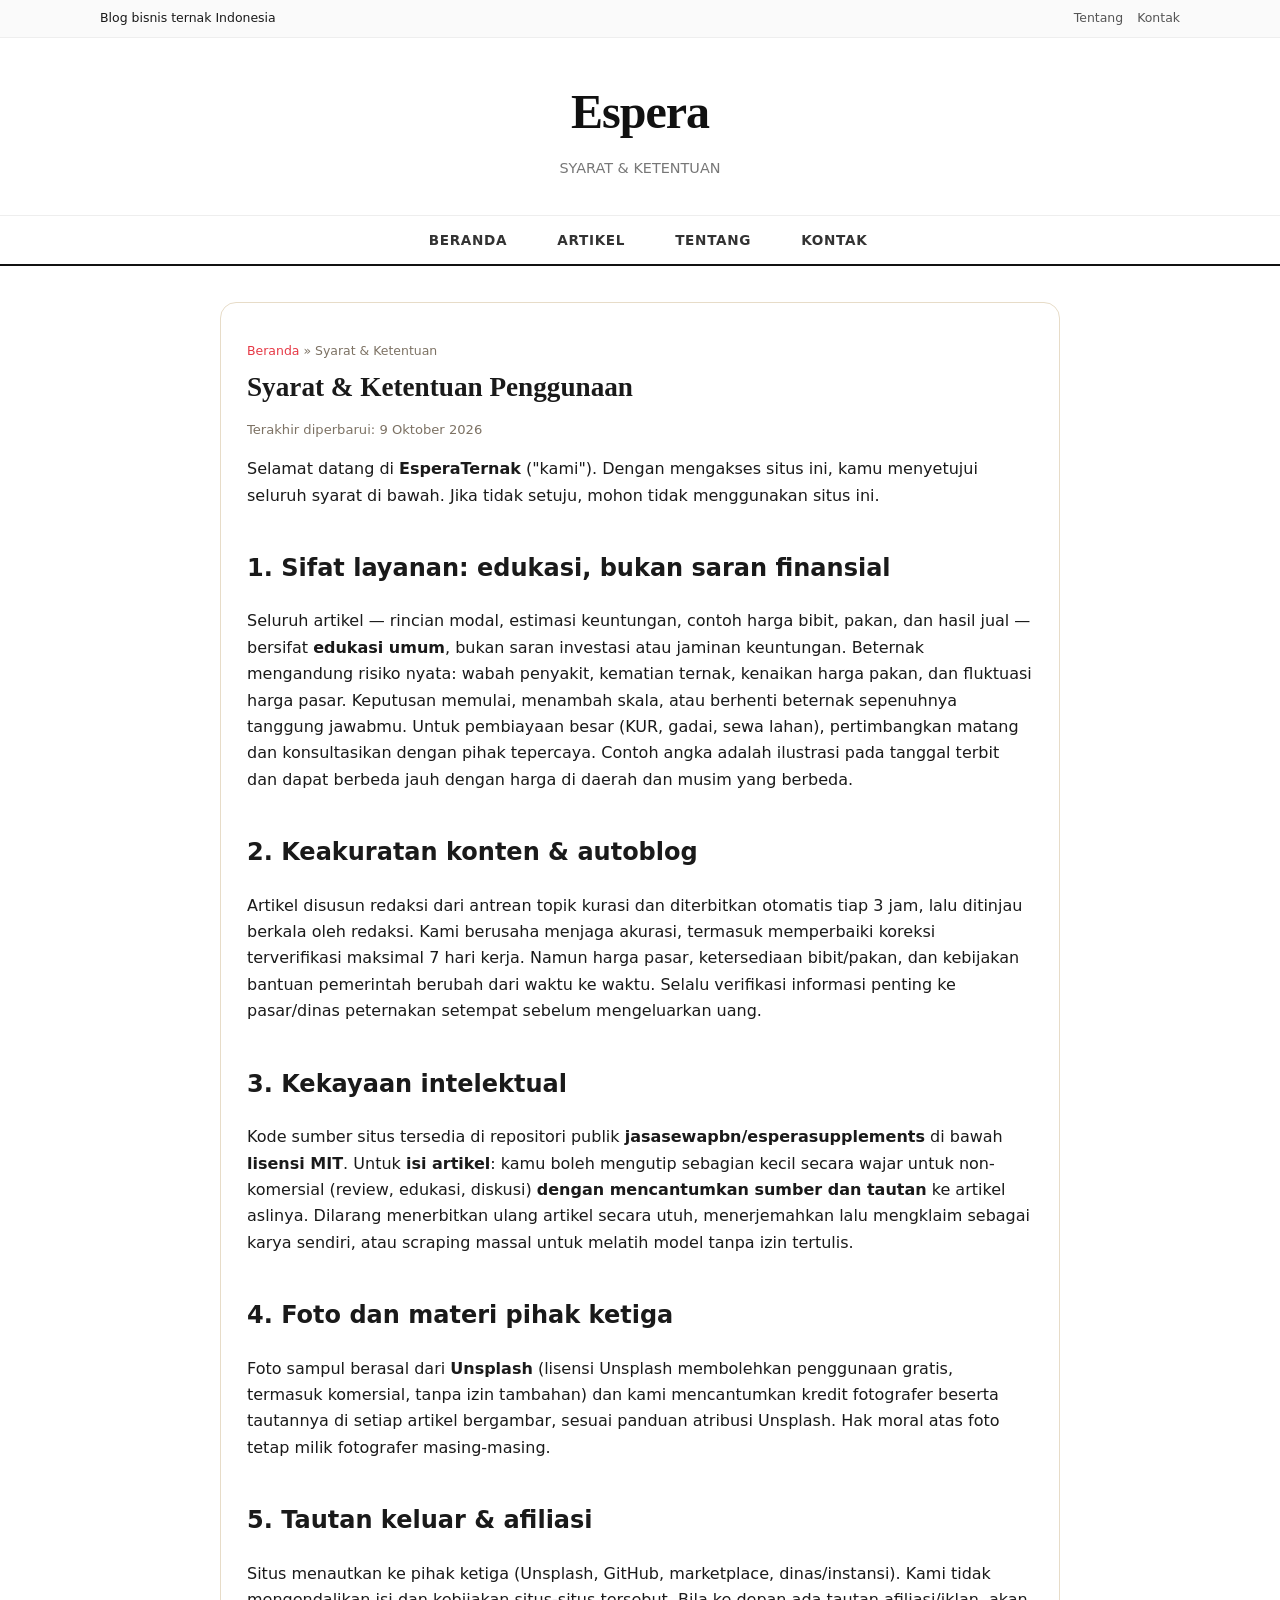
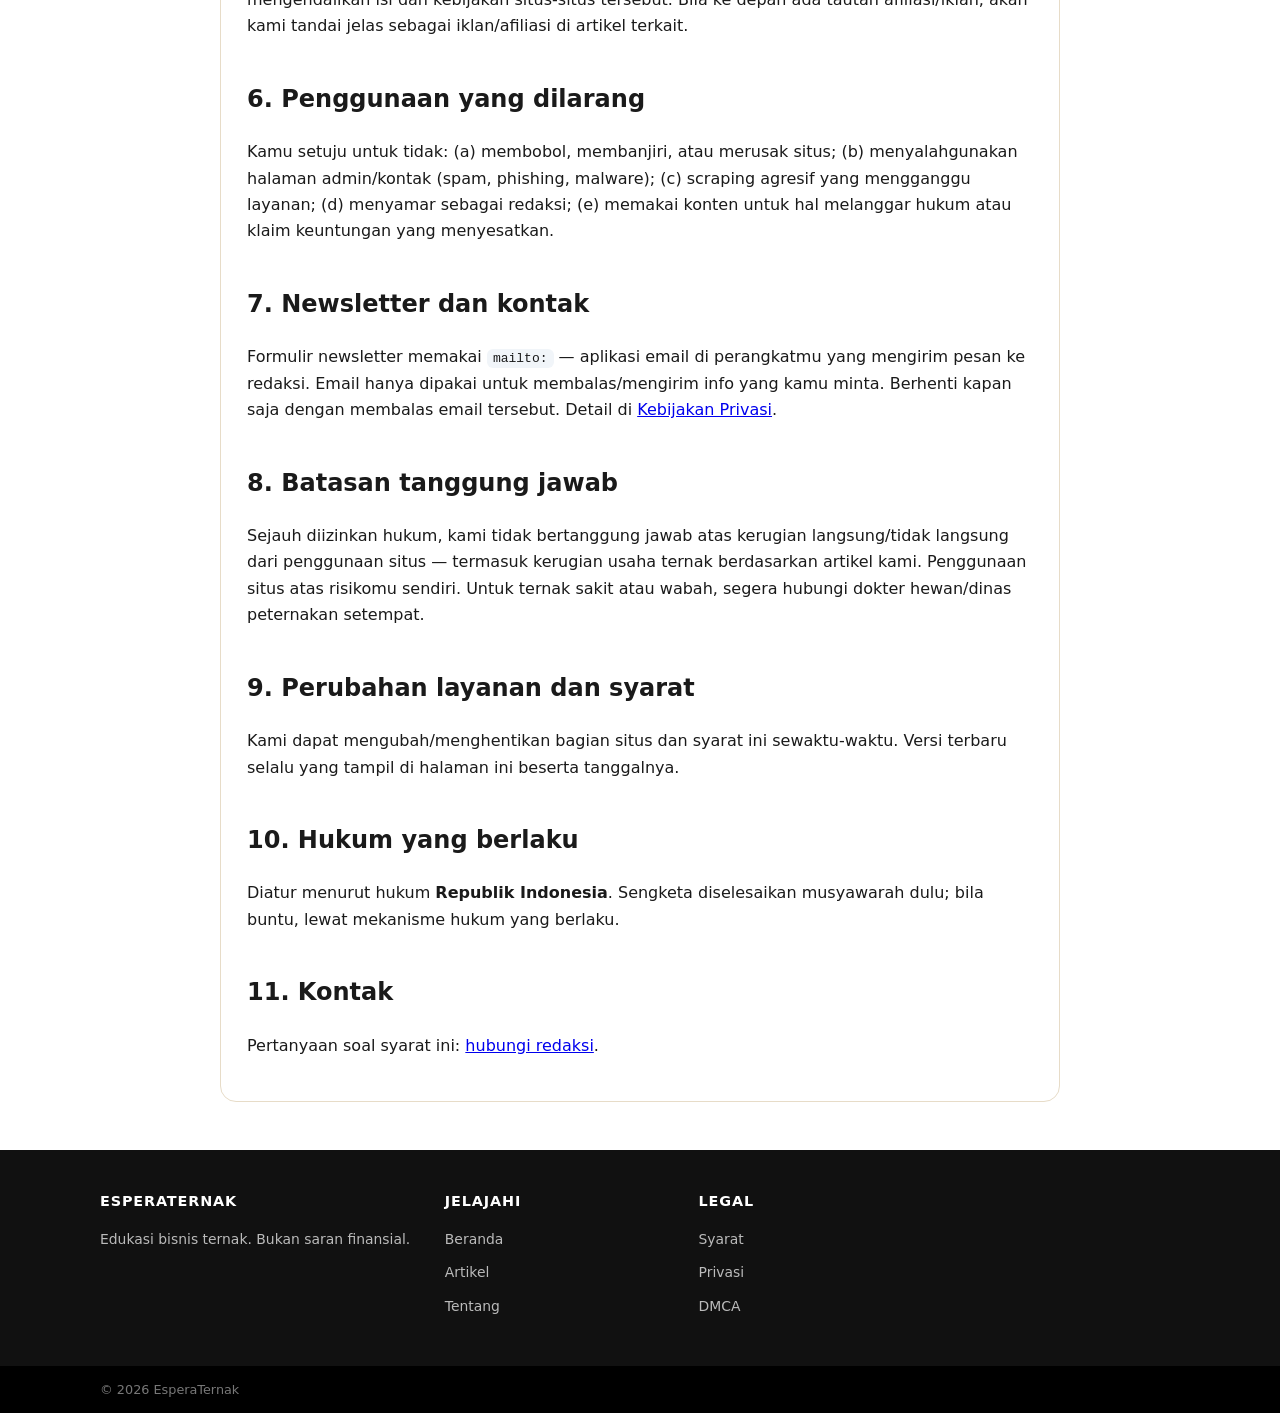
<file: tos.html>
<!doctype html>
<html lang="id"><head><meta charset="utf-8" /><meta name="viewport" content="width=device-width, initial-scale=1" />
<title>Syarat &amp; Ketentuan — EsperaTernak</title>
<meta name="description" content="Syarat dan ketentuan penggunaan EsperaTernak." />
<link rel="stylesheet" href="/styles.css" /></head>
<body class="tk">
<div class="tk-top"><div class="tk-wrap"><span>Blog bisnis ternak Indonesia</span><span class="tk-top-right"><a href="/tentang.html">Tentang</a><a href="/kontak.html">Kontak</a></span></div></div>
<header class="tk-mast"><div class="tk-wrap"><a class="tk-logo" href="/">Espera</a><p class="tk-tag">SYARAT &amp; KETENTUAN</p></div></header>
<nav class="tk-nav"><input type="checkbox" id="navtoggle" class="navcheck" /><div class="tk-wrap"><label class="tk-burger" for="navtoggle">☰ Menu</label><a href="/">Beranda</a><a href="/blog/">Artikel</a><a href="/tentang.html">Tentang</a><a href="/kontak.html">Kontak</a></div></nav>
<main class="tk-wrap tk-sec" style="max-width:880px">
<article class="single"><div class="pad">
<p class="crumbs"><a href="/">Beranda</a> » Syarat &amp; Ketentuan</p>
<h1>Syarat &amp; Ketentuan Penggunaan</h1>
<p class="by">Terakhir diperbarui: 9 Oktober 2026</p>
<p>Selamat datang di <strong>EsperaTernak</strong> ("kami"). Dengan mengakses situs ini, kamu menyetujui seluruh syarat di bawah. Jika tidak setuju, mohon tidak menggunakan situs ini.</p>
<h2>1. Sifat layanan: edukasi, bukan saran finansial</h2>
<p>Seluruh artikel — rincian modal, estimasi keuntungan, contoh harga bibit, pakan, dan hasil jual — bersifat <strong>edukasi umum</strong>, bukan saran investasi atau jaminan keuntungan. Beternak mengandung risiko nyata: wabah penyakit, kematian ternak, kenaikan harga pakan, dan fluktuasi harga pasar. Keputusan memulai, menambah skala, atau berhenti beternak sepenuhnya tanggung jawabmu. Untuk pembiayaan besar (KUR, gadai, sewa lahan), pertimbangkan matang dan konsultasikan dengan pihak tepercaya. Contoh angka adalah ilustrasi pada tanggal terbit dan dapat berbeda jauh dengan harga di daerah dan musim yang berbeda.</p>
<h2>2. Keakuratan konten &amp; autoblog</h2>
<p>Artikel disusun redaksi dari antrean topik kurasi dan diterbitkan otomatis tiap 3 jam, lalu ditinjau berkala oleh redaksi. Kami berusaha menjaga akurasi, termasuk memperbaiki koreksi terverifikasi maksimal 7 hari kerja. Namun harga pasar, ketersediaan bibit/pakan, dan kebijakan bantuan pemerintah berubah dari waktu ke waktu. Selalu verifikasi informasi penting ke pasar/dinas peternakan setempat sebelum mengeluarkan uang.</p>
<h2>3. Kekayaan intelektual</h2>
<p>Kode sumber situs tersedia di repositori publik <strong>jasasewapbn/esperasupplements</strong> di bawah <strong>lisensi MIT</strong>. Untuk <strong>isi artikel</strong>: kamu boleh mengutip sebagian kecil secara wajar untuk non-komersial (review, edukasi, diskusi) <strong>dengan mencantumkan sumber dan tautan</strong> ke artikel aslinya. Dilarang menerbitkan ulang artikel secara utuh, menerjemahkan lalu mengklaim sebagai karya sendiri, atau scraping massal untuk melatih model tanpa izin tertulis.</p>
<h2>4. Foto dan materi pihak ketiga</h2>
<p>Foto sampul berasal dari <strong>Unsplash</strong> (lisensi Unsplash membolehkan penggunaan gratis, termasuk komersial, tanpa izin tambahan) dan kami mencantumkan kredit fotografer beserta tautannya di setiap artikel bergambar, sesuai panduan atribusi Unsplash. Hak moral atas foto tetap milik fotografer masing-masing.</p>
<h2>5. Tautan keluar &amp; afiliasi</h2>
<p>Situs menautkan ke pihak ketiga (Unsplash, GitHub, marketplace, dinas/instansi). Kami tidak mengendalikan isi dan kebijakan situs-situs tersebut. Bila ke depan ada tautan afiliasi/iklan, akan kami tandai jelas sebagai iklan/afiliasi di artikel terkait.</p>
<h2>6. Penggunaan yang dilarang</h2>
<p>Kamu setuju untuk tidak: (a) membobol, membanjiri, atau merusak situs; (b) menyalahgunakan halaman admin/kontak (spam, phishing, malware); (c) scraping agresif yang mengganggu layanan; (d) menyamar sebagai redaksi; (e) memakai konten untuk hal melanggar hukum atau klaim keuntungan yang menyesatkan.</p>
<h2>7. Newsletter dan kontak</h2>
<p>Formulir newsletter memakai <code>mailto:</code> — aplikasi email di perangkatmu yang mengirim pesan ke redaksi. Email hanya dipakai untuk membalas/mengirim info yang kamu minta. Berhenti kapan saja dengan membalas email tersebut. Detail di <a href="/privasi.html">Kebijakan Privasi</a>.</p>
<h2>8. Batasan tanggung jawab</h2>
<p>Sejauh diizinkan hukum, kami tidak bertanggung jawab atas kerugian langsung/tidak langsung dari penggunaan situs — termasuk kerugian usaha ternak berdasarkan artikel kami. Penggunaan situs atas risikomu sendiri. Untuk ternak sakit atau wabah, segera hubungi dokter hewan/dinas peternakan setempat.</p>
<h2>9. Perubahan layanan dan syarat</h2>
<p>Kami dapat mengubah/menghentikan bagian situs dan syarat ini sewaktu-waktu. Versi terbaru selalu yang tampil di halaman ini beserta tanggalnya.</p>
<h2>10. Hukum yang berlaku</h2>
<p>Diatur menurut hukum <strong>Republik Indonesia</strong>. Sengketa diselesaikan musyawarah dulu; bila buntu, lewat mekanisme hukum yang berlaku.</p>
<h2>11. Kontak</h2>
<p>Pertanyaan soal syarat ini: <a href="/kontak.html">hubungi redaksi</a>.</p>
</div></article>
</main>
<footer class="tk-foot"><div class="tk-wrap tk-foot-grid"><div><h4>EsperaTernak</h4><p>Edukasi bisnis ternak. Bukan saran finansial.</p></div><div><h4>Jelajahi</h4><ul><li><a href="/">Beranda</a></li><li><a href="/blog/">Artikel</a></li><li><a href="/tentang.html">Tentang</a></li></ul></div><div><h4>Legal</h4><ul><li><a href="/tos.html">Syarat</a></li><li><a href="/privasi.html">Privasi</a></li><li><a href="/dmca.html">DMCA</a></li></ul></div></div></footer>
<div class="tk-bottom"><div class="tk-wrap"><span>© 2026 EsperaTernak</span></div></div>
</body></html>
</file>
<file: styles.css>
:root{--bg:#f8fafc;--card:#fff;--ink:#0f172a;--muted:#64748b;--brand:#0ea5e9;--brand-d:#0284c7}
*{box-sizing:border-box}body{margin:0;font-family:system-ui,-apple-system,"Segoe UI",Roboto,Inter,Arial,sans-serif;background:var(--bg);color:var(--ink);line-height:1.65}
.container{max-width:960px;margin:0 auto;padding:0 20px}
.site-header{background:#0f172a;color:#fff;position:sticky;top:0;z-index:10}
.nav{display:flex;align-items:center;justify-content:space-between;padding:14px 20px}
.brand{color:#fff;text-decoration:none;font-weight:800;font-size:1.15rem}.brand span{color:var(--brand);font-weight:600}
nav a{color:#cbd5e1;text-decoration:none;margin-left:16px}nav a:hover{color:#fff}
.hero{background:linear-gradient(135deg,#0f172a,#0c4a6e);color:#fff;border-radius:16px;padding:48px 32px;margin:28px 0}
.hero h1{margin:0 0 10px;font-size:2.1rem;line-height:1.25}.hero p{color:#cbd5e1;max-width:640px}
.cta{margin-top:20px;display:flex;gap:12px;flex-wrap:wrap}
.btn{display:inline-block;padding:10px 18px;border-radius:10px;text-decoration:none;border:1px solid #334155;color:#fff}
.btn.primary{background:var(--brand);border-color:var(--brand);color:#00121c;font-weight:700}.btn.primary:hover{background:var(--brand-d)}
h2{margin-top:40px}
.grid{display:grid;grid-template-columns:repeat(auto-fit,minmax(260px,1fr));gap:16px;margin-top:12px}
.card{background:var(--card);border:1px solid #e2e8f0;border-radius:14px;padding:20px}
.card h3{margin:0 0 6px;font-size:1.1rem}.card a{color:var(--brand-d)}
.meta{color:var(--muted);font-size:.85rem;margin:0 0 8px}
.note{background:#fffbeb;border:1px solid #fde68a;border-radius:14px;padding:20px;margin:36px 0}
.post{background:var(--card);border:1px solid #e2e8f0;border-radius:14px;padding:28px;margin:28px 0}
.post h1{margin-top:0;line-height:1.3}
.post table{width:100%;border-collapse:collapse;margin:16px 0}.post th,.post td{border:1px solid #e2e8f0;padding:8px 10px;text-align:left}.post th{background:#f1f5f9}
.site-footer{margin-top:48px;padding:24px 0;color:var(--muted);border-top:1px solid #e2e8f0;font-size:.9rem}
code{background:#f1f5f9;padding:2px 6px;border-radius:6px}
ul.check{padding-left:20px}

/* ===== Tema ala WordPress ===== */
.topbar{background:#020617;color:#94a3b8;font-size:.8rem}
.topbar .container{display:flex;justify-content:space-between;align-items:center;padding:6px 20px}
.topbar a{color:#cbd5e1;text-decoration:none}
.masthead{background:#fff;border-bottom:1px solid #e2e8f0}
.masthead .container{display:flex;justify-content:space-between;align-items:center;gap:16px;padding:22px 20px;flex-wrap:wrap}
.site-title{margin:0;font-size:1.7rem;letter-spacing:-.02em}
.site-title a{color:var(--ink);text-decoration:none}
.site-desc{margin:2px 0 0;color:var(--muted);font-size:.92rem}
.searchbox{display:flex;gap:0}
.searchbox input{border:1px solid #cbd5e1;border-right:0;border-radius:10px 0 0 10px;padding:9px 12px;font:inherit;min-width:200px}
.searchbox button{border:1px solid var(--brand-d);background:var(--brand-d);color:#fff;border-radius:0 10px 10px 0;padding:9px 14px;cursor:pointer}
.mainnav{background:#0f172a}
.mainnav .container{display:flex;gap:4px;padding:0 20px;flex-wrap:wrap}
.mainnav a{color:#cbd5e1;text-decoration:none;padding:12px 14px;font-size:.95rem}
.mainnav a:hover,.mainnav a.active{background:#1e293b;color:#fff}
.layout{display:grid;grid-template-columns:minmax(0,1fr) 300px;gap:28px;align-items:start;margin:28px auto}
.content{min-width:0}
.sidebar{display:flex;flex-direction:column;gap:20px}
.widget{background:var(--card);border:1px solid #e2e8f0;border-radius:14px;padding:18px}
.widget h3{margin:0 0 10px;font-size:1rem;text-transform:uppercase;letter-spacing:.04em;border-bottom:2px solid var(--brand);padding-bottom:8px}
.widget ul{list-style:none;margin:0;padding:0}
.widget li{padding:7px 0;border-bottom:1px dashed #e2e8f0}
.widget li:last-child{border-bottom:0}
.widget a{color:var(--brand-d);text-decoration:none}.widget a:hover{text-decoration:underline}
.tagcloud{display:flex;flex-wrap:wrap;gap:8px}
.tagcloud a{border:1px solid #cbd5e1;border-radius:999px;padding:3px 12px;font-size:.82rem;color:#334155}
.entry{background:var(--card);border:1px solid #e2e8f0;border-radius:14px;padding:24px;margin-bottom:20px}
.entry h2{margin:0 0 6px}.entry h2 a{color:var(--ink);text-decoration:none}.entry h2 a:hover{color:var(--brand-d)}
.byline{color:var(--muted);font-size:.85rem;margin-bottom:10px}
.readmore{color:var(--brand-d);font-weight:600;text-decoration:none}
.pagehead{background:#fff;border:1px solid #e2e8f0;border-radius:14px;padding:22px 24px;margin-bottom:20px}
.pagehead h1{margin:0}.pagehead p{color:var(--muted);margin:6px 0 0}
.footer-widgets{background:#0f172a;color:#cbd5e1;margin-top:48px}
.footer-widgets .container{display:grid;grid-template-columns:repeat(auto-fit,minmax(220px,1fr));gap:24px;padding:36px 20px}
.footer-widgets h4{color:#fff;margin:0 0 10px}
.footer-widgets a{color:#93c5fd;text-decoration:none}
.footer-widgets ul{list-style:none;margin:0;padding:0}.footer-widgets li{margin:6px 0}
.colophon{background:#020617;color:#64748b;font-size:.85rem}
.colophon .container{display:flex;justify-content:space-between;gap:10px;flex-wrap:wrap;padding:14px 20px}
.colophon a{color:#93c5fd;text-decoration:none}
@media(max-width:860px){.layout{grid-template-columns:1fr}.searchbox input{min-width:0;width:100%}}

/* ===== Majalah ala portal berita (kode orisinal, terinspirasi tata letak portal modern) ===== */
:root{--accent:#e63946;--ink2:#1a1a2e;--gold:#ffb703}
.wrap{max-width:1200px;margin:0 auto;padding:0 20px}
.topbar2{background:#111;color:#bbb;font-size:.78rem}
.topbar2 .wrap{display:flex;justify-content:space-between;align-items:center;padding:7px 20px;gap:10px}
.topbar2 a{color:#ddd;text-decoration:none;margin-left:14px}.topbar2 a:hover{color:#fff}
.brandrow{background:#fff}
.brandrow .wrap{display:flex;justify-content:space-between;align-items:center;gap:16px;padding:20px;flex-wrap:wrap}
.logo{font-size:2rem;font-weight:900;letter-spacing:-.03em;color:var(--ink2);text-decoration:none}
.logo em{font-style:normal;color:var(--accent)}
.tagline{color:var(--muted);font-size:.85rem;margin:0}
.adbox{background:linear-gradient(135deg,#e9ecef,#dee2e6);border:1px dashed #adb5bd;color:#6c757d;text-align:center;font-size:.8rem;border-radius:6px;padding:26px 40px;min-width:280px}
.mag-nav{background:var(--ink2);position:sticky;top:0;z-index:50;box-shadow:0 2px 8px rgba(0,0,0,.25)}
.mag-nav .wrap{display:flex;align-items:center;gap:2px;padding:0 20px;flex-wrap:wrap}
.mag-nav a{color:#eee;text-decoration:none;padding:13px 15px;font-size:.9rem;font-weight:600;text-transform:uppercase;letter-spacing:.02em}
.mag-nav a:hover,.mag-nav a.on{background:var(--accent);color:#fff}
.ticker{background:#fff;border:1px solid #e2e8f0;border-radius:8px;margin:18px auto;display:flex;overflow:hidden}
.ticker-label{background:var(--accent);color:#fff;font-weight:800;font-size:.8rem;padding:10px 16px;white-space:nowrap;text-transform:uppercase}
.ticker-view{overflow:hidden;flex:1;display:flex;align-items:center}
.ticker-track{display:inline-flex;gap:48px;white-space:nowrap;animation:tick 40s linear infinite;padding-left:16px}
.ticker-track a{color:#333;text-decoration:none;font-size:.88rem}
.ticker-track a b{color:var(--accent);margin-right:6px}
@keyframes tick{to{transform:translateX(-50%)}}
.mag-layout{display:grid;grid-template-columns:minmax(0,1fr) 320px;gap:26px;align-items:start;margin:22px auto}
.feat{display:grid;grid-template-columns:1.35fr 1fr;gap:14px;margin-bottom:26px}
.thumb{position:relative;border-radius:10px;overflow:hidden;display:flex;align-items:flex-end;min-height:200px;color:#fff;text-decoration:none;background-size:cover}
.thumb.big{min-height:380px}
.thumb .shade{position:absolute;inset:0;background:linear-gradient(to top,rgba(0,0,0,.85) 10%,rgba(0,0,0,.25) 55%,transparent)}
.thumb .cap{position:relative;padding:18px}
.thumb .cap h2,.thumb .cap h3{margin:6px 0;color:#fff;line-height:1.3}
.thumb.big .cap h2{font-size:1.6rem}
.badge{display:inline-block;background:var(--accent);color:#fff;font-size:.7rem;font-weight:800;text-transform:uppercase;padding:3px 10px;border-radius:4px;letter-spacing:.05em}
.badge.blue{background:#0ea5e9}.badge.green{background:#16a34a}.badge.gold{background:var(--gold);color:#222}
.thumb .date{font-size:.75rem;color:#ddd}
.score{position:absolute;top:12px;right:12px;background:var(--gold);color:#222;font-weight:900;border-radius:8px;padding:4px 10px;font-size:.9rem}
.feat-side{display:grid;grid-template-columns:1fr 1fr;gap:14px}
.feat-side .thumb{min-height:183px}.feat-side .thumb .cap h3{font-size:.95rem}
.cat-Kesehatan{background:linear-gradient(135deg,#0ea5e9,#0369a1)}
.cat-Jiwa{background:linear-gradient(135deg,#8b5cf6,#4c1d95)}
.cat-Kendaraan{background:linear-gradient(135deg,#f59e0b,#b45309)}
.cat-Umum{background:linear-gradient(135deg,#334155,#0f172a)}
.cat-Ayam{background:linear-gradient(135deg,#f59e0b,#92400e)}
.cat-Kambing{background:linear-gradient(135deg,#16a34a,#14532d)}
.cat-Sapi{background:linear-gradient(135deg,#78350f,#451a03)}
.cat-Ikan{background:linear-gradient(135deg,#0ea5e9,#0c4a6e)}
.cat-Pakan{background:linear-gradient(135deg,#a16207,#422006)}
.cat-Bisnis{background:linear-gradient(135deg,#4f46e5,#1e1b4b)}
.block{background:#fff;border:1px solid #e5e7eb;border-radius:10px;margin-bottom:26px;overflow:hidden}
.block-head{display:flex;justify-content:space-between;align-items:center;border-bottom:3px solid var(--ink2);padding:12px 18px}
.block-head h2{margin:0;font-size:1.05rem;text-transform:uppercase;letter-spacing:.03em}
.block-head h2 span{border-bottom:3px solid var(--accent);padding-bottom:9px}
.tabs{display:flex;gap:4px}
.tabs button{border:0;background:#f1f5f9;border-radius:6px;padding:6px 12px;font-size:.78rem;font-weight:700;cursor:pointer;color:#475569}
.tabs button.on{background:var(--ink2);color:#fff}
.news-item{display:flex;gap:16px;padding:18px;border-bottom:1px solid #f1f5f9}
.news-item:last-child{border-bottom:0}
.news-item .pic{flex:0 0 220px;min-height:130px;border-radius:8px;position:relative;overflow:hidden;display:block}
.news-item h3{margin:0 0 6px;font-size:1.08rem;line-height:1.4}
.news-item h3 a{color:var(--ink2);text-decoration:none}
.news-item h3 a:hover{color:var(--accent)}
.excerpt{color:#555;font-size:.9rem;margin:6px 0}
.readmore2{display:inline-block;margin-top:8px;font-size:.8rem;font-weight:800;color:var(--accent);text-decoration:none;text-transform:uppercase}
.side .widget{background:#fff;border:1px solid #e5e7eb;border-radius:10px;padding:0;overflow:hidden;margin-bottom:22px}
.side .widget h3{margin:0;padding:12px 16px;font-size:.9rem;text-transform:uppercase;border-bottom:3px solid var(--ink2);letter-spacing:.03em}
.side .widget h3 span{border-bottom:3px solid var(--accent);padding-bottom:9px}
.side .widget .body{padding:14px 16px}
.side .widget ul{list-style:none;margin:0;padding:0}
.side .widget li{padding:9px 0;border-bottom:1px dashed #e5e7eb;font-size:.88rem}
.side .widget li:last-child{border:0}
.side .widget a{color:#222;text-decoration:none}.side .widget a:hover{color:var(--accent)}
.social-grid{display:grid;grid-template-columns:1fr 1fr;gap:10px}
.social-grid a{background:#f8fafc;border:1px solid #e5e7eb;border-radius:8px;text-align:center;padding:10px;font-size:.78rem;font-weight:700;color:#334155}
.tabbtns{display:flex}
.tabbtns button{flex:1;border:0;background:#f1f5f9;padding:10px;font-weight:800;font-size:.78rem;cursor:pointer;text-transform:uppercase;color:#64748b}
.tabbtns button.on{background:#fff;color:var(--ink2);border-bottom:3px solid var(--accent)}
.rank{display:flex;gap:12px;align-items:center}
.rank .n{font-size:1.8rem;font-weight:900;color:#e2e8f0;flex:0 0 34px}
.newsletter input{width:100%;padding:10px;border:1px solid #cbd5e1;border-radius:8px;font:inherit;margin-bottom:10px}
.newsletter button{width:100%;border:0;background:var(--accent);color:#fff;font-weight:800;padding:11px;border-radius:8px;cursor:pointer;text-transform:uppercase}
.single{background:#fff;border:1px solid #e5e7eb;border-radius:10px;overflow:hidden;margin-bottom:24px}
.single .pad{padding:26px}
.single h1{margin:8px 0 10px;line-height:1.3;font-size:1.7rem}
.single .hero{height:360px;display:flex;align-items:flex-end;position:relative;color:#fff}
.single .hero .shade{position:absolute;inset:0;background:linear-gradient(to top,rgba(0,0,0,.7),transparent 60%)}
.crumbs{font-size:.78rem;color:var(--muted);margin-bottom:6px}
.crumbs a{color:var(--accent);text-decoration:none}
.byline2{display:flex;gap:14px;align-items:center;color:var(--muted);font-size:.82rem;border-top:1px solid #f1f5f9;border-bottom:1px solid #f1f5f9;padding:10px 0;margin:14px 0}
.avatar{width:36px;height:36px;border-radius:50%;background:var(--ink2);color:#fff;display:inline-flex;align-items:center;justify-content:center;font-weight:800}
.single table{width:100%;border-collapse:collapse;margin:16px 0;font-size:.9rem}
.single th,.single td{border:1px solid #e2e8f0;padding:8px 10px;text-align:left}
.single th{background:#f1f5f9}
.authorbox{display:flex;gap:14px;background:#f8fafc;border:1px solid #e5e7eb;border-radius:10px;padding:18px;margin-bottom:24px}
.authorbox .avatar{width:56px;height:56px;font-size:1.3rem}
.rel-grid{display:grid;grid-template-columns:repeat(3,1fr);gap:14px}
.rel-grid .thumb{min-height:150px}.rel-grid .thumb .cap h3{font-size:.88rem}
.foot{background:#14141f;color:#bbb;margin-top:40px}
.foot .wrap{display:grid;grid-template-columns:1.3fr 1fr 1fr 1fr;gap:26px;padding:40px 20px}
.foot h4{color:#fff;margin:0 0 12px;font-size:.95rem;text-transform:uppercase}
.foot a{color:#bbb;text-decoration:none;font-size:.87rem}.foot a:hover{color:#fff}
.foot ul{list-style:none;margin:0;padding:0}.foot li{margin:7px 0}
.bottombar{background:#0b0b12;color:#777;font-size:.8rem}
.bottombar .wrap{display:flex;justify-content:space-between;padding:13px 20px;flex-wrap:wrap;gap:8px}
.bottombar a{color:#999;text-decoration:none;margin-left:12px}
@media(max-width:1024px){.mag-layout{grid-template-columns:1fr}.feat{grid-template-columns:1fr}.rel-grid{grid-template-columns:1fr 1fr}.foot .wrap{grid-template-columns:1fr 1fr}}
@media(max-width:640px){.feat-side{grid-template-columns:1fr}.news-item{flex-direction:column}.news-item .pic{flex:none;min-height:160px}.rel-grid{grid-template-columns:1fr}.foot .wrap{grid-template-columns:1fr}.adbox{display:none}}

/* ===== Tema editorial tenang (kode orisinal) ===== */
:root{--paper:#faf7f1;--sand:#f1e9dc;--ink:#2b2620;--muted:#7d7264;--pine:#2f5d50;--pine-d:#22443a;--gold:#b3872c;--line:#e7dcc8}
body{background:var(--paper);color:var(--ink)}
.ed-wrap{max-width:1140px;margin:0 auto;padding:0 22px}
.ed-top{background:var(--ink);color:#cfc6b4;font-size:.76rem}
.ed-top .ed-wrap{display:flex;justify-content:space-between;align-items:center;padding:7px 22px;gap:10px}
.ed-top a{color:#efe8d8;text-decoration:none;margin-left:14px}.ed-top a:hover{color:#fff}
.ed-mast{background:var(--paper);border-bottom:1px solid var(--line)}
.ed-mast .ed-wrap{display:flex;justify-content:space-between;align-items:center;gap:16px;padding:22px;flex-wrap:wrap}
.ed-logo{font-family:Georgia,'Times New Roman',serif;font-size:1.9rem;font-weight:700;color:var(--ink);text-decoration:none;letter-spacing:-.01em}
.ed-logo em{font-style:italic;color:var(--pine)}
.ed-logo small{font-family:system-ui,sans-serif;font-size:.8rem;color:var(--muted);font-weight:400}
.ed-tag{margin:4px 0 0;font-size:.7rem;letter-spacing:.3em;color:var(--muted)}
.ed-search{display:flex}
.ed-search input{border:1px solid var(--line);border-right:0;border-radius:10px 0 0 10px;padding:10px 14px;font:inherit;background:#fff;min-width:210px}
.ed-search button{border:1px solid var(--pine);background:var(--pine);color:#fff;border-radius:0 10px 10px 0;padding:10px 16px;cursor:pointer;font-weight:700}
.ed-nav{background:var(--pine);position:sticky;top:0;z-index:50}
.ed-nav .ed-wrap{display:flex;gap:2px;padding:0 22px;flex-wrap:wrap}
.ed-nav a{color:#f2ede2;text-decoration:none;padding:14px 15px;font-size:.84rem;letter-spacing:.07em;text-transform:uppercase;font-weight:600}
.ed-nav a:hover,.ed-nav a.on{background:var(--pine-d);color:#fff;box-shadow:inset 0 -3px 0 var(--gold)}
.burger2{display:none}
.hero-ed{text-align:center;padding:64px 22px 46px;max-width:820px;margin:0 auto}
.eyebrow{color:var(--gold);font-size:.78rem;font-weight:800;letter-spacing:.24em;text-transform:uppercase}
.hero-ed h1{font-family:Georgia,'Times New Roman',serif;font-size:clamp(2rem,4.5vw,3.1rem);line-height:1.15;margin:14px 0;font-weight:700}
.hero-ed .lede{color:#5c554a;font-size:1.08rem;line-height:1.7}
.cta-row{display:flex;gap:12px;justify-content:center;margin-top:22px;flex-wrap:wrap}
.btn-solid{display:inline-block;background:var(--pine);color:#fff;text-decoration:none;font-weight:700;padding:12px 26px;border-radius:999px}
.btn-solid:hover{background:var(--pine-d)}
.btn-line{display:inline-block;border:1px solid var(--pine);color:var(--pine);text-decoration:none;font-weight:700;padding:12px 26px;border-radius:999px}
.jumps{margin-top:18px;font-size:.85rem;color:var(--muted)}
.jumps a{color:var(--pine);text-decoration:none;font-weight:600}
.ed-sec{margin:46px auto}
.ed-sec-head{text-align:center;margin-bottom:22px}
.ed-sec-head h2{font-family:Georgia,serif;font-size:1.8rem;margin:8px 0 4px}
.ed-sec-head p{color:var(--muted);margin:0}
.cat-cards{display:grid;grid-template-columns:repeat(4,1fr);gap:14px}
.cat-card{background:#fff;border:1px solid var(--line);border-radius:14px;padding:24px 20px;text-decoration:none;color:var(--ink);transition:.15s}
.cat-card:hover{border-color:var(--pine);transform:translateY(-2px)}
.cat-card .ico{font-size:1.9rem}
.cat-card h3{font-family:Georgia,serif;margin:10px 0 4px;font-size:1.1rem}
.cat-card p{margin:0;color:var(--muted);font-size:.86rem}
.ed-row{display:flex;gap:22px;background:#fff;border:1px solid var(--line);border-radius:16px;padding:20px;margin-bottom:16px}
.ed-row .pic{flex:0 0 240px;min-height:160px;border-radius:12px;display:flex;align-items:center;justify-content:center;text-decoration:none;font-size:3rem}
.ed-cat{font-size:.72rem;letter-spacing:.2em;text-transform:uppercase;color:var(--pine);font-weight:800}
.ed-row h3{font-family:Georgia,serif;font-size:1.35rem;margin:8px 0 6px;line-height:1.35;font-weight:700}
.ed-row h3 a{color:var(--ink);text-decoration:none}
.ed-row h3 a:hover{color:var(--pine)}
.by{color:var(--muted);font-size:.82rem}
.excerpt{color:#5c554a;font-size:.93rem}
.read-ed{display:inline-block;margin-top:8px;color:var(--pine);font-weight:800;text-decoration:none}
.values{display:grid;grid-template-columns:repeat(3,1fr);gap:14px}
.value{background:#fff;border:1px solid var(--line);border-radius:14px;padding:24px;text-align:center}
.value .ico{font-size:2rem}
.value h3{font-family:Georgia,serif;margin:10px 0 6px}
.value p{color:var(--muted);font-size:.9rem;margin:0}
.faq details{background:#fff;border:1px solid var(--line);border-radius:12px;padding:16px 20px;margin-bottom:10px}
.faq summary{cursor:pointer;font-weight:700;font-family:Georgia,serif;font-size:1.02rem}
.faq p{color:#5c554a}
.newsbox{background:var(--pine);color:#f2ede2;border-radius:18px;padding:40px 28px;text-align:center}
.newsbox h2{font-family:Georgia,serif;margin:0 0 8px;font-size:1.7rem}
.newsbox p{color:#cfd8d2;margin:0 0 18px}
.newsbox form{display:flex;gap:0;max-width:440px;margin:0 auto}
.newsbox input{flex:1;border:0;border-radius:999px 0 0 999px;padding:12px 18px;font:inherit;min-width:0}
.newsbox button{border:0;background:var(--gold);color:#222;font-weight:800;border-radius:0 999px 999px 0;padding:12px 22px;cursor:pointer}
.foot-ed{background:var(--ink);color:#cfc6b4;margin-top:56px}
.foot-ed .ed-wrap{display:grid;grid-template-columns:1.4fr 1fr 1fr 1fr;gap:26px;padding:44px 22px}
.foot-ed h4{color:#fff;margin:0 0 12px;font-size:.88rem;letter-spacing:.1em;text-transform:uppercase}
.foot-ed a{color:#cfc6b4;text-decoration:none;font-size:.88rem}
.foot-ed a:hover{color:#fff}
.foot-ed ul{list-style:none;margin:0;padding:0}
.foot-ed li{margin:7px 0}
.foot-ed p{font-size:.88rem;line-height:1.7}
.bottom-ed{background:#211d17;color:#8d8474;font-size:.8rem}
.bottom-ed .ed-wrap{display:flex;justify-content:space-between;padding:14px 22px;flex-wrap:wrap;gap:8px}
.bottom-ed a{color:#b7ad99;text-decoration:none;margin-left:12px}
/* selaraskan komponen lama ke tema editorial */
.post,.single{background:#fff;border:1px solid var(--line);border-radius:16px}
.single h1{font-family:Georgia,serif}
.badge{background:var(--pine)}
.side .widget{background:#fff;border:1px solid var(--line);border-radius:14px}
.side .widget h3{border-bottom:3px solid var(--pine)}
.side .widget a{color:var(--ink)}
.side .widget a:hover{color:var(--pine)}
.block{background:#fff;border:1px solid var(--line);border-radius:14px}
.block-head{border-bottom:3px solid var(--ink)}
.mag-layout{max-width:1140px}
@media(max-width:1024px){.cat-cards{grid-template-columns:1fr 1fr}.foot-ed .ed-wrap{grid-template-columns:1fr 1fr}}
@media(max-width:768px){
  .burger2{display:block;color:#fff;font-weight:800;padding:14px 4px;cursor:pointer;user-select:none}
  .ed-nav .ed-wrap{flex-direction:column;align-items:stretch;padding:0 22px}
  .ed-nav .ed-wrap a{display:none;border-top:1px solid rgba(255,255,255,.15);padding:12px 4px}
  .ed-nav .navcheck:checked ~ .ed-wrap a{display:block}
  .ed-logo{font-size:1.4rem}
  .ed-search{width:100%}
  .ed-row{flex-direction:column}
  .ed-row .pic{flex:none;min-height:170px}
  .cat-cards{grid-template-columns:1fr}
  .values{grid-template-columns:1fr}
  .foot-ed .ed-wrap{grid-template-columns:1fr}
  .newsbox form{flex-direction:column;gap:10px}
  .newsbox input,.newsbox button{border-radius:999px}
}
.navcheck{display:none}
.burger{display:none}
@media(max-width:768px){
  .burger{display:block;color:#fff;font-weight:800;padding:13px 4px;cursor:pointer;user-select:none}
  .mag-nav .wrap{flex-direction:column;align-items:stretch;padding:0 20px 0}
  .mag-nav .wrap a{display:none;border-top:1px solid #2b2b40;padding:12px 4px}
  .mag-nav .navcheck:checked ~ .wrap a{display:block}
  .mag-nav{position:sticky;top:0}
  .logo{font-size:1.45rem}
  .brandrow .wrap{padding:14px 20px}
  .searchbox{width:100%}
  .ticker-label{padding:10px}
  .ticker-track a{font-size:.8rem}
  .thumb.big{min-height:240px}
  .thumb.big .cap h2{font-size:1.2rem}
  .single h1{font-size:1.35rem}
  .single .pad{padding:18px}
  .single .hero{height:180px}
  .single table{display:block;overflow-x:auto}
  .authorbox{flex-direction:column}
  .row{flex-direction:column}
  .wrap{padding:0 14px}
  .topbar2{font-size:.72rem}
  /* Samakan lebar header & artikel di mobile: semua 14px */
  .topbar2 .wrap{padding:7px 14px}
  .brandrow .wrap{padding:14px}
  .mag-nav .wrap{padding:0 14px}
}

/* ===== Tema Tenku-like untuk EsperaSupplements (orisinal, minimal ala majalah) ===== */
body.tk{background:#fff;color:#1a1a1a}
.tk-wrap{max-width:1120px;margin:0 auto;padding:0 20px}
.tk-top{background:#fafafa;border-bottom:1px solid #eee;font-size:.78rem}
.tk-top .tk-wrap{display:flex;justify-content:space-between;align-items:center;padding:8px 20px;gap:10px}
.tk-top a{color:#555;text-decoration:none;margin-right:14px}
.tk-top a:hover{color:#000}
.tk-top-right a{margin-right:0;margin-left:14px}
.tk-mast{text-align:center;padding:34px 20px 18px;border-bottom:1px solid #eee}
.tk-logo{font-family:Georgia,'Times New Roman',serif;font-size:3rem;font-weight:800;letter-spacing:-.02em;color:#111;text-decoration:none}
.tk-tag{color:#777;font-size:.9rem;margin:6px 0 16px}
.tk-search{display:flex;max-width:420px;margin:0 auto}
.tk-search input{flex:1;border:1px solid #ddd;border-right:0;border-radius:999px 0 0 999px;padding:10px 16px;font:inherit;min-width:0}
.tk-search button{border:1px solid #111;background:#111;color:#fff;border-radius:0 999px 999px 0;padding:10px 20px;cursor:pointer;font-weight:700}
.tk-nav{border-bottom:2px solid #111;position:sticky;top:0;background:#fff;z-index:50}
.tk-nav .tk-wrap{display:flex;justify-content:center;gap:2px;flex-wrap:wrap;padding:0 20px}
.tk-nav a{color:#333;text-decoration:none;padding:13px 16px;font-size:.85rem;font-weight:700;text-transform:uppercase;letter-spacing:.05em}
.tk-nav a:hover,.tk-nav a.on{color:#000;box-shadow:inset 0 -3px 0 #111}
.tk-burger{display:none}
.tk-sec{margin:36px auto}
.tk-h{font-family:Georgia,serif;font-size:1.6rem;margin:0 0 16px;padding-bottom:8px;border-bottom:2px solid #111}
.tk-latest-grid{display:grid;grid-template-columns:1.4fr 1fr;gap:16px}
.tk-latest-side{display:grid;grid-template-columns:1fr 1fr;gap:16px}
.tk-card{position:relative;border-radius:10px;overflow:hidden;display:flex;align-items:flex-end;min-height:180px;color:#fff;text-decoration:none;background:linear-gradient(135deg,#e8e8e8,#cfcfcf)}
.tk-card.big{min-height:400px}
.tk-card .shade{position:absolute;inset:0;background:linear-gradient(to top,rgba(0,0,0,.82) 8%,rgba(0,0,0,.2) 55%,transparent)}
.tk-card .cap{position:relative;padding:16px}
.tk-card .t{display:block;font-weight:800;line-height:1.35;margin-top:8px}
.tk-card.big .t{font-size:1.5rem}
.tk-card .d{display:block;font-size:.75rem;color:#ddd;margin-top:4px}
.badge{display:inline-block;background:#111;color:#fff;font-size:.68rem;font-weight:800;text-transform:uppercase;padding:3px 10px;border-radius:4px;letter-spacing:.06em}
.tk-trend{display:grid;grid-template-columns:repeat(4,1fr);gap:16px}
.tk-tr{display:flex;gap:12px;text-decoration:none;color:#111;border-top:3px solid #111;padding-top:12px}
.tk-tr .n{font-size:2rem;font-weight:900;color:#e5e5e5}
.tk-tr .t{display:block;font-weight:700;line-height:1.4;margin-top:6px}
.tk-tr:hover .t{text-decoration:underline}
.tk-catblock{margin:28px 0}
.tk-cathead{display:flex;justify-content:space-between;align-items:center;border-bottom:1px solid #eee;padding-bottom:8px;margin-bottom:14px}
.tk-cathead h3{font-family:Georgia,serif;margin:0;font-size:1.25rem}
.tk-cathead a{font-size:.85rem;color:#555;text-decoration:none}
.tk-catgrid{display:grid;grid-template-columns:repeat(3,1fr);gap:16px}
.tk-empty{color:#777;font-size:.9rem}
.tk-two{display:grid;grid-template-columns:1fr 1fr;gap:24px;margin:36px auto}
.tk-arch,.tk-news{background:#fafafa;border:1px solid #eee;border-radius:12px;padding:24px}
.tk-arch-list{list-style:none;margin:0;padding:0}
.tk-arch-list li{display:flex;justify-content:space-between;padding:9px 0;border-bottom:1px dashed #ddd}
.tk-arch-list a{color:#111;text-decoration:none;font-weight:600}
.tk-arch-list span{color:#777;font-size:.85rem}
.tk-note{font-size:.8rem;color:#777}
.tk-note a{color:#111}
.tk-news input{width:100%;padding:11px;border:1px solid #ddd;border-radius:8px;font:inherit;margin:10px 0}
.tk-news button{width:100%;border:0;background:#111;color:#fff;font-weight:800;padding:12px;border-radius:8px;cursor:pointer;text-transform:uppercase}
.tk-foot{background:#111;color:#bbb;margin-top:48px}
.tk-foot-grid{display:grid;grid-template-columns:1.4fr 1fr 1fr 1fr;gap:26px;padding:40px 20px}
.tk-foot h4{color:#fff;margin:0 0 12px;font-size:.9rem;text-transform:uppercase;letter-spacing:.06em}
.tk-foot a{color:#bbb;text-decoration:none;font-size:.87rem}
.tk-foot a:hover{color:#fff}
.tk-foot ul{list-style:none;margin:0;padding:0}
.tk-foot li{margin:7px 0}
.tk-foot p{font-size:.87rem;line-height:1.7}
.tk-foot .tk-social a{margin-right:12px}
.tk-bottom{background:#000;color:#777;font-size:.8rem}
.tk-bottom .tk-wrap{display:flex;justify-content:space-between;padding:13px 20px;flex-wrap:wrap;gap:8px}
.tk-bottom a{color:#999;text-decoration:none;margin-left:12px}
.tagchips{margin:10px 0}
.tagchips a{display:inline-block;border:1px solid #ddd;border-radius:999px;padding:3px 12px;font-size:.78rem;color:#333;text-decoration:none;margin:0 6px 6px 0;background:#fafafa}
.tagchips a:hover{border-color:#111;color:#000}
.tagcloud a{display:inline-block;border:1px solid #ddd;border-radius:999px;padding:4px 14px;font-size:.82rem;color:#333;text-decoration:none;margin:0 8px 8px 0;background:#fff}
.tagcloud a:hover{border-color:#111;color:#000}
.tagcloud span{color:#999;font-size:.75rem}
/* kartu arsip/kategori: rapi sejajar, teks dipotong seragam */
.tk-catgrid{align-items:stretch}
.tk-catgrid .tk-card{min-height:260px;max-height:340px}
.tk-card .cap{min-width:0;width:100%}
.tk-card .t{display:-webkit-box;-webkit-line-clamp:3;-webkit-box-orient:vertical;overflow:hidden}
.tk-card .d{display:-webkit-box;-webkit-line-clamp:3;-webkit-box-orient:vertical;overflow:hidden}
.tk-chipt{color:#ddd;font-size:.72rem;margin-right:8px;white-space:nowrap}
/* mobile & media generik */
img{max-width:100%;height:auto}
.single .pad,.post{overflow-wrap:break-word;word-break:break-word}
@media(max-width:640px){
  .single table{display:block;overflow-x:auto}
  .tk-search{width:100%}
  .tk-search input{min-width:0}
  .tk-catgrid .tk-card{min-height:220px;max-height:none}
  .photos{grid-template-columns:1fr 1fr}
  .tagcloud a{font-size:.78rem;padding:4px 12px}
}
/* halaman isi tetap pakai .single/.ed-* agar kompatibel */
@media(max-width:960px){.tk-latest-grid{grid-template-columns:1fr}.tk-trend{grid-template-columns:1fr 1fr}.tk-catgrid{grid-template-columns:1fr 1fr}.tk-two{grid-template-columns:1fr}.tk-foot-grid{grid-template-columns:1fr 1fr}.tk-logo{font-size:2.2rem}}
@media(max-width:640px){
  .tk-burger{display:block;font-weight:800;padding:13px 4px;cursor:pointer;text-transform:uppercase;font-size:.85rem}
  .tk-nav .tk-wrap{flex-direction:column;align-items:stretch}
  .tk-nav .tk-wrap a{display:none;border-top:1px solid #eee}
  .tk-nav .navcheck:checked ~ .tk-wrap a{display:block}
  .tk-latest-side{grid-template-columns:1fr}.tk-trend{grid-template-columns:1fr}.tk-catgrid{grid-template-columns:1fr}.tk-foot-grid{grid-template-columns:1fr}.tk-card.big{min-height:260px}
}
</file>
